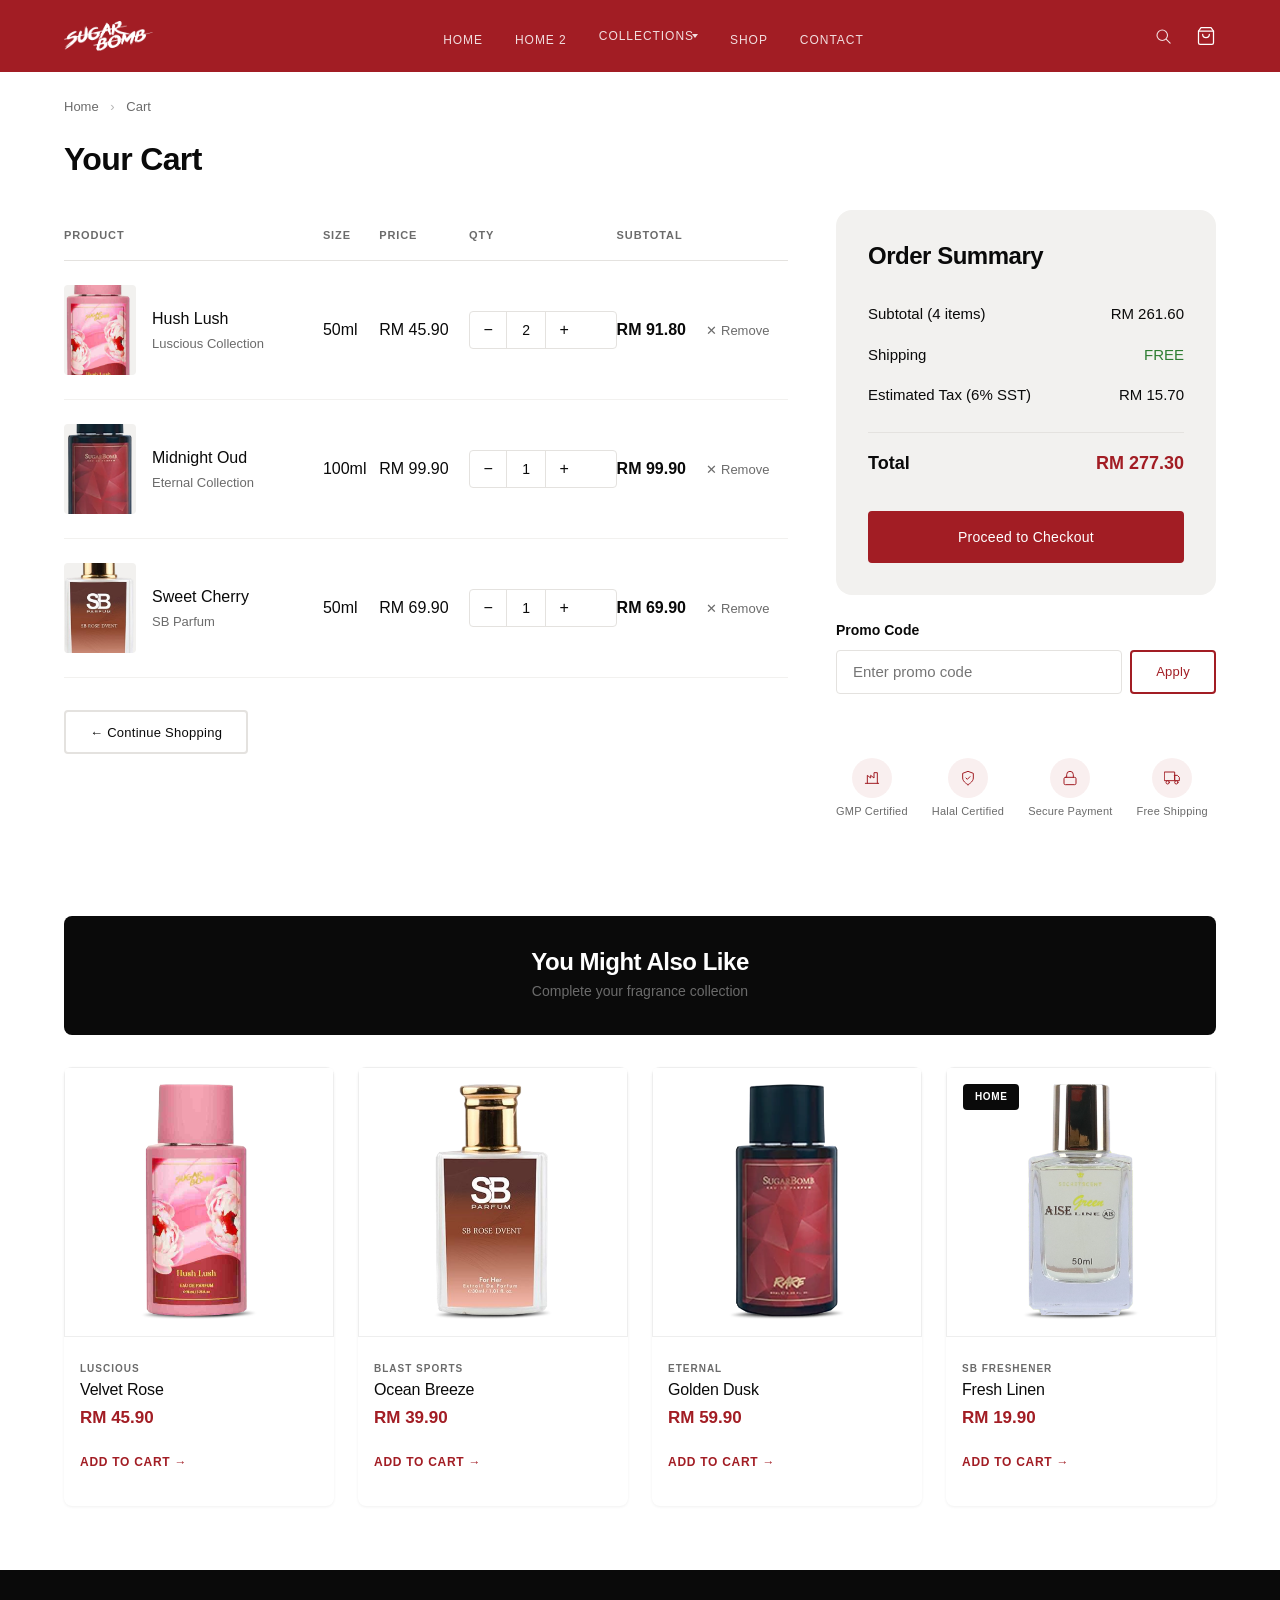
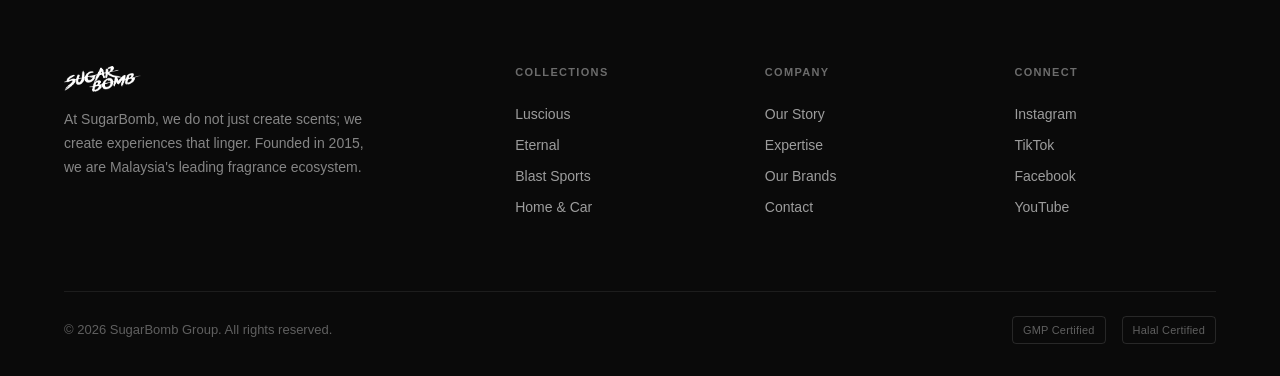
<file: cart.html>
<!DOCTYPE html>
<html lang="en">
<head>
  <meta charset="UTF-8">
  <meta name="viewport" content="width=device-width, initial-scale=1.0">
  <title>Your Cart — SugarBomb Group</title>
  <link rel="stylesheet" href="css/style.css">
  <link rel="stylesheet" href="css/collection.css">
  <link rel="icon" href="assets/logos/LOGO SUGAR BOMB RED.png" type="image/png">
</head>
<body>

  <!-- NAV -->
  <nav class="nav">
    <div class="nav__inner">
      <a href="index.html" class="nav__logo">
        <img src="assets/logos/LOGO SUGAR BOMB WHITE.png" alt="SugarBomb" class="logo-light">
        <img src="assets/logos/LOGO SUGAR BOMB RED.png" alt="SugarBomb" class="logo-dark">
      </a>
      <div class="nav__links">
        <a href="index.html" class="nav__link">Home</a>
        <a href="home2.html" class="nav__link">Home 2</a>
        <div class="nav__dropdown">
          <a href="#" class="nav__link nav__link--has-dropdown">Collections</a>
          <div class="nav__dropdown-menu">
            <a href="collection-luscious.html" class="nav__dropdown-item">Luscious</a>
            <a href="collection-eternal.html" class="nav__dropdown-item">Eternal</a>
            <a href="collection-blast.html" class="nav__dropdown-item">Blast Sports</a>
            <a href="shop.html" class="nav__dropdown-item">Shop All</a>
          </div>
        </div>
        <a href="shop.html" class="nav__link">Shop</a>
        <a href="contact.html" class="nav__link">Contact</a>
      </div>
      <div class="nav__actions">
        <span class="nav__search"><svg viewBox="0 0 24 24"><circle cx="11" cy="11" r="7"/><path d="m16.5 16.5 5 5"/></svg></span>
        <a href="cart.html" class="nav__cart"><svg viewBox="0 0 24 24"><path d="M6 2 3 6v14a2 2 0 0 0 2 2h14a2 2 0 0 0 2-2V6l-3-4Z"/><path d="M3 6h18"/><path d="M16 10a4 4 0 0 1-8 0"/></svg><span class="nav__cart-count">0</span></a>
        <div class="nav__hamburger"><span></span><span></span><span></span></div>
      </div>
    </div>
  </nav>
  <div class="nav__mobile-backdrop"></div>
  <div class="nav__mobile">
    <span class="nav__mobile-close">&times;</span>
    <a href="index.html">Home</a><a href="home2.html">Home 2</a><a href="collection-luscious.html">Luscious</a><a href="collection-eternal.html">Eternal</a>
    <a href="collection-blast.html">Blast Sports</a><a href="shop.html">Shop</a><a href="contact.html">Contact</a><a href="cart.html">Cart</a>
  </div>

  <!-- PAGE CONTENT -->
  <div style="padding-top: var(--nav-height);">
    <div class="container">

      <!-- Breadcrumb -->
      <div class="breadcrumb">
        <a href="index.html">Home</a>
        <span class="breadcrumb__separator">›</span>
        <span>Cart</span>
      </div>

      <h1 style="font-size: 2rem; margin-bottom: var(--space-xl);" id="cartTitle">Your Cart</h1>

      <div class="cart-layout" id="cartLayout">
        <!-- Cart Items -->
        <div>
          <!-- Demo items (will also be populated by JS if localStorage has items) -->
          <table class="cart-table" id="cartTable">
            <thead>
              <tr>
                <th>Product</th>
                <th>Size</th>
                <th>Price</th>
                <th>Qty</th>
                <th>Subtotal</th>
                <th></th>
              </tr>
            </thead>
            <tbody id="cartBody">
              <!-- Cart item 1 -->
              <tr>
                <td>
                  <div class="cart-item">
                    <img src="assets/collection product/luscious.png" alt="Hush Lush" class="cart-item__image">
                    <div>
                      <div class="cart-item__name">Hush Lush</div>
                      <div class="cart-item__variant">Luscious Collection</div>
                    </div>
                  </div>
                </td>
                <td>50ml</td>
                <td>RM 45.90</td>
                <td>
                  <div class="qty-control">
                    <span class="qty-control__btn qty-minus">−</span>
                    <span class="qty-control__value">2</span>
                    <span class="qty-control__btn qty-plus">+</span>
                  </div>
                </td>
                <td style="font-weight: 600;">RM 91.80</td>
                <td><span class="cart-remove">✕ Remove</span></td>
              </tr>
              <!-- Cart item 2 -->
              <tr>
                <td>
                  <div class="cart-item">
                    <img src="assets/collection product/eternal.png" alt="Midnight Oud" class="cart-item__image">
                    <div>
                      <div class="cart-item__name">Midnight Oud</div>
                      <div class="cart-item__variant">Eternal Collection</div>
                    </div>
                  </div>
                </td>
                <td>100ml</td>
                <td>RM 99.90</td>
                <td>
                  <div class="qty-control">
                    <span class="qty-control__btn qty-minus">−</span>
                    <span class="qty-control__value">1</span>
                    <span class="qty-control__btn qty-plus">+</span>
                  </div>
                </td>
                <td style="font-weight: 600;">RM 99.90</td>
                <td><span class="cart-remove">✕ Remove</span></td>
              </tr>
              <!-- Cart item 3 -->
              <tr>
                <td>
                  <div class="cart-item">
                    <img src="assets/collection product/blast.png" alt="Sweet Cherry" class="cart-item__image">
                    <div>
                      <div class="cart-item__name">Sweet Cherry</div>
                      <div class="cart-item__variant">SB Parfum</div>
                    </div>
                  </div>
                </td>
                <td>50ml</td>
                <td>RM 69.90</td>
                <td>
                  <div class="qty-control">
                    <span class="qty-control__btn qty-minus">−</span>
                    <span class="qty-control__value">1</span>
                    <span class="qty-control__btn qty-plus">+</span>
                  </div>
                </td>
                <td style="font-weight: 600;">RM 69.90</td>
                <td><span class="cart-remove">✕ Remove</span></td>
              </tr>
            </tbody>
          </table>

          <!-- Continue Shopping -->
          <div style="margin-top: var(--space-xl);">
            <a href="shop.html" class="btn btn--ghost btn--md">← Continue Shopping</a>
          </div>
        </div>

        <!-- Order Summary -->
        <div>
          <div class="order-summary">
            <h3 style="margin-bottom: var(--space-lg);">Order Summary</h3>
            <div class="order-summary__row">
              <span>Subtotal (4 items)</span>
              <span>RM 261.60</span>
            </div>
            <div class="order-summary__row">
              <span>Shipping</span>
              <span style="color: var(--color-success);">FREE</span>
            </div>
            <div class="order-summary__row">
              <span>Estimated Tax (6% SST)</span>
              <span>RM 15.70</span>
            </div>
            <div class="order-summary__row order-summary__row--total">
              <span>Total</span>
              <span style="color: var(--color-red);">RM 277.30</span>
            </div>
            <button class="btn btn--primary btn--lg btn--full" style="margin-top: var(--space-lg);" onclick="alert('Proceeding to checkout... (Mockup)')">Proceed to Checkout</button>
          </div>

          <!-- Promo Code -->
          <div style="margin-top: var(--space-lg);">
            <p class="text-sm" style="font-weight: 600; margin-bottom: var(--space-sm);">Promo Code</p>
            <div class="promo-code">
              <input type="text" placeholder="Enter promo code" class="form-input" style="height: 44px;">
              <button class="btn btn--secondary btn--md">Apply</button>
            </div>
          </div>

          <!-- Trust Badges -->
          <div class="trust-badges" style="margin-top: var(--space-xl); flex-wrap: wrap; justify-content: flex-start; gap: var(--space-lg);">
            <div class="trust-badge">
              <div class="trust-badge__icon"><svg viewBox="0 0 24 24" style="width:16px;height:16px;stroke:currentColor;fill:none;stroke-width:1.5;stroke-linecap:round;stroke-linejoin:round;"><path d="M2 20h20"/><path d="M5 20V8l5 4V8l5 4V4h5v16"/></svg></div>
              <div>GMP Certified</div>
            </div>
            <div class="trust-badge">
              <div class="trust-badge__icon"><svg viewBox="0 0 24 24" style="width:16px;height:16px;stroke:currentColor;fill:none;stroke-width:1.5;stroke-linecap:round;stroke-linejoin:round;"><path d="M12 22s8-4 8-10V5l-8-3-8 3v7c0 6 8 10 8 10Z"/><path d="m9 12 2 2 4-4"/></svg></div>
              <div>Halal Certified</div>
            </div>
            <div class="trust-badge">
              <div class="trust-badge__icon"><svg viewBox="0 0 24 24" style="width:16px;height:16px;stroke:currentColor;fill:none;stroke-width:1.5;stroke-linecap:round;stroke-linejoin:round;"><rect width="18" height="11" x="3" y="11" rx="2" ry="2"/><path d="M7 11V7a5 5 0 0 1 10 0v4"/></svg></div>
              <div>Secure Payment</div>
            </div>
            <div class="trust-badge">
              <div class="trust-badge__icon"><svg viewBox="0 0 24 24" style="width:16px;height:16px;stroke:currentColor;fill:none;stroke-width:1.5;stroke-linecap:round;stroke-linejoin:round;"><rect x="1" y="3" width="15" height="13"/><polygon points="16 8 20 8 23 11 23 16 16 16 16 8"/><circle cx="5.5" cy="18.5" r="2.5"/><circle cx="18.5" cy="18.5" r="2.5"/></svg></div>
              <div>Free Shipping</div>
            </div>
          </div>
        </div>
      </div>

      <!-- Cross-sell -->
      <div style="margin: var(--space-3xl) 0;">
        <div class="divider-band" style="margin-bottom: var(--space-xl); border-radius: var(--radius-md);">
          <h3 class="divider-band__title">You Might Also Like</h3>
          <p class="divider-band__subtitle">Complete your fragrance collection</p>
        </div>
        <div class="grid grid-4">
          <a href="product.html" class="product-card">
            <div class="product-card__image">
              <img src="assets/collection product/luscious.png" alt="Velvet Rose">
            </div>
            <div class="product-card__body">
              <p class="product-card__category">Luscious</p>
              <h3 class="product-card__name">Velvet Rose</h3>
              <p class="product-card__price">RM 45.90</p>
              <span class="product-card__cta">Add to Cart →</span>
            </div>
          </a>
          <a href="product.html" class="product-card">
            <div class="product-card__image">
              <img src="assets/collection product/blast.png" alt="Ocean Breeze">
            </div>
            <div class="product-card__body">
              <p class="product-card__category">Blast Sports</p>
              <h3 class="product-card__name">Ocean Breeze</h3>
              <p class="product-card__price">RM 39.90</p>
              <span class="product-card__cta">Add to Cart →</span>
            </div>
          </a>
          <a href="product.html" class="product-card">
            <div class="product-card__image">
              <img src="assets/collection product/eternal.png" alt="Golden Dusk">
            </div>
            <div class="product-card__body">
              <p class="product-card__category">Eternal</p>
              <h3 class="product-card__name">Golden Dusk</h3>
              <p class="product-card__price">RM 59.90</p>
              <span class="product-card__cta">Add to Cart →</span>
            </div>
          </a>
          <a href="product.html" class="product-card">
            <div class="product-card__image">
              <img src="assets/collection product/home & car.png" alt="Fresh Linen">
              <span class="product-card__badge badge--black">Home</span>
            </div>
            <div class="product-card__body">
              <p class="product-card__category">SB Freshener</p>
              <h3 class="product-card__name">Fresh Linen</h3>
              <p class="product-card__price">RM 19.90</p>
              <span class="product-card__cta">Add to Cart →</span>
            </div>
          </a>
        </div>
      </div>

    </div>
  </div>

  <!-- FOOTER -->
  <footer class="footer">
    <div class="container">
      <div class="footer__grid">
        <div>
          <div class="footer__logo"><img src="assets/logos/LOGO SUGAR BOMB WHITE.png" alt="SugarBomb"></div>
          <p class="footer__brand-text">At SugarBomb, we do not just create scents; we create experiences that linger. Founded in 2015, we are Malaysia's leading fragrance ecosystem.</p>
        </div>
        <div>
          <h4 class="footer__heading">Collections</h4>
          <a href="shop.html" class="footer__link">Luscious</a><a href="shop.html" class="footer__link">Eternal</a>
          <a href="shop.html" class="footer__link">Blast Sports</a><a href="shop.html" class="footer__link">Home &amp; Car</a>
        </div>
        <div>
          <h4 class="footer__heading">Company</h4>
          <a href="about.html" class="footer__link">Our Story</a><a href="expertise.html" class="footer__link">Expertise</a>
          <a href="brands.html" class="footer__link">Our Brands</a><a href="contact.html" class="footer__link">Contact</a>
        </div>
        <div>
          <h4 class="footer__heading">Connect</h4>
          <a href="#" class="footer__link">Instagram</a><a href="#" class="footer__link">TikTok</a>
          <a href="#" class="footer__link">Facebook</a><a href="#" class="footer__link">YouTube</a>
        </div>
      </div>
      <div class="footer__bottom">
        <p>&copy; 2026 SugarBomb Group. All rights reserved.</p>
        <div class="footer__certs"><span class="footer__cert">GMP Certified</span><span class="footer__cert">Halal Certified</span></div>
      </div>
    </div>
  </footer>

  <script src="js/main.js"></script>
  <script>
    // Remove item handlers
    document.querySelectorAll('.cart-remove').forEach(btn => {
      btn.addEventListener('click', function() {
        const row = this.closest('tr');
        row.style.opacity = '0';
        row.style.transition = 'opacity 0.3s ease';
        setTimeout(() => row.remove(), 300);
      });
    });
  </script>
</body>
</html>
</file>
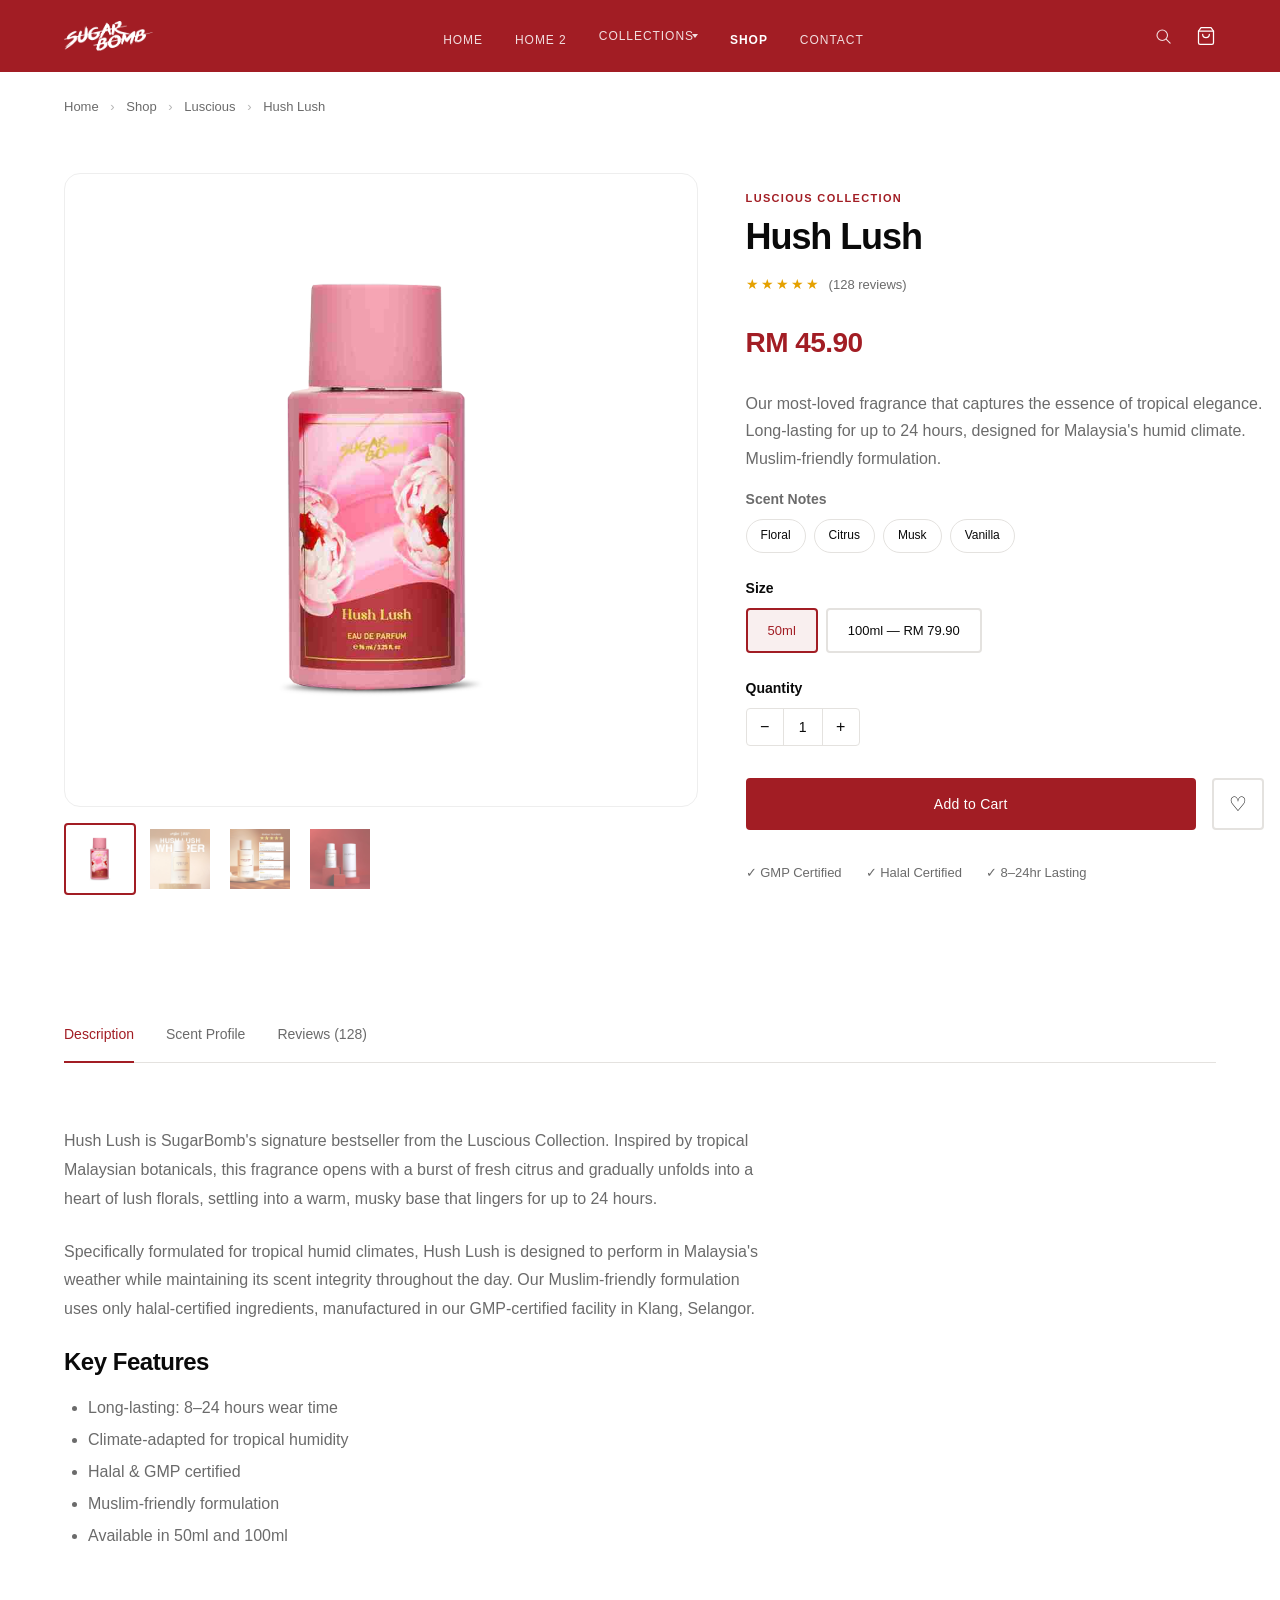
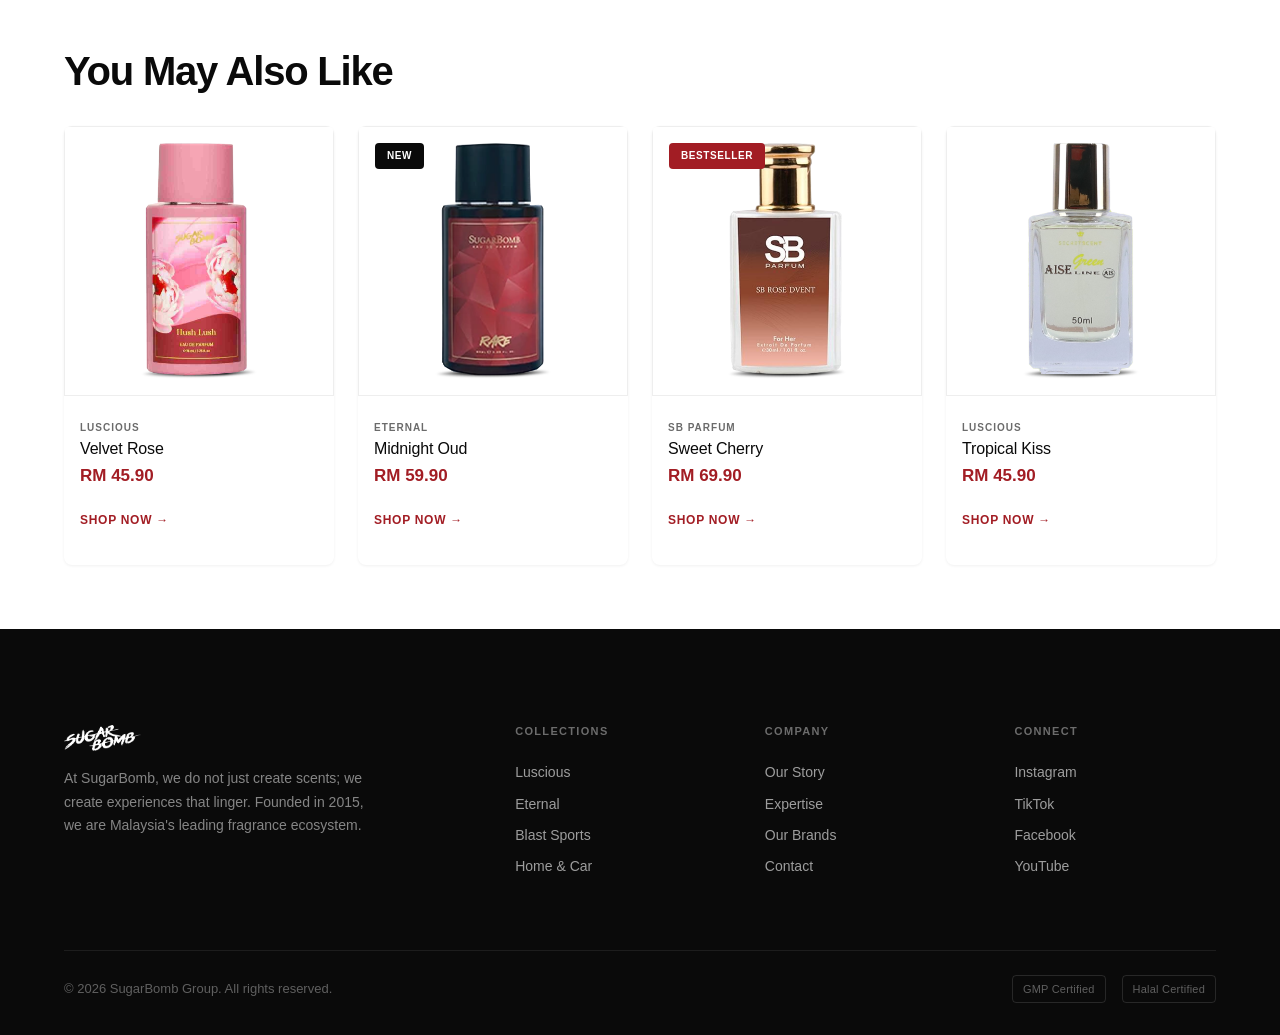
<file: product.html>
<!DOCTYPE html>
<html lang="en">
<head>
  <meta charset="UTF-8">
  <meta name="viewport" content="width=device-width, initial-scale=1.0">
  <title>Hush Lush — SugarBomb Group</title>
  <link rel="stylesheet" href="css/style.css">
  <link rel="stylesheet" href="css/collection.css">
  <link rel="icon" href="assets/logos/LOGO SUGAR BOMB RED.png" type="image/png">
</head>
<body>

  <!-- NAV -->
  <nav class="nav">
    <div class="nav__inner">
      <a href="index.html" class="nav__logo">
        <img src="assets/logos/LOGO SUGAR BOMB WHITE.png" alt="SugarBomb" class="logo-light">
        <img src="assets/logos/LOGO SUGAR BOMB RED.png" alt="SugarBomb" class="logo-dark">
      </a>
      <div class="nav__links">
        <a href="index.html" class="nav__link">Home</a>
        <a href="home2.html" class="nav__link">Home 2</a>
        <div class="nav__dropdown">
          <a href="#" class="nav__link nav__link--has-dropdown">Collections</a>
          <div class="nav__dropdown-menu">
            <a href="collection-luscious.html" class="nav__dropdown-item">Luscious</a>
            <a href="collection-eternal.html" class="nav__dropdown-item">Eternal</a>
            <a href="collection-blast.html" class="nav__dropdown-item">Blast Sports</a>
            <a href="shop.html" class="nav__dropdown-item">Shop All</a>
          </div>
        </div>
        <a href="shop.html" class="nav__link active">Shop</a>
        <a href="contact.html" class="nav__link">Contact</a>
      </div>
      <div class="nav__actions">
        <span class="nav__search"><svg viewBox="0 0 24 24"><circle cx="11" cy="11" r="7"/><path d="m16.5 16.5 5 5"/></svg></span>
        <a href="cart.html" class="nav__cart"><svg viewBox="0 0 24 24"><path d="M6 2 3 6v14a2 2 0 0 0 2 2h14a2 2 0 0 0 2-2V6l-3-4Z"/><path d="M3 6h18"/><path d="M16 10a4 4 0 0 1-8 0"/></svg><span class="nav__cart-count">0</span></a>
        <div class="nav__hamburger"><span></span><span></span><span></span></div>
      </div>
    </div>
  </nav>
  <div class="nav__mobile-backdrop"></div>
  <div class="nav__mobile">
    <span class="nav__mobile-close">&times;</span>
    <a href="index.html">Home</a><a href="home2.html">Home 2</a><a href="collection-luscious.html">Luscious</a><a href="collection-eternal.html">Eternal</a>
    <a href="collection-blast.html">Blast Sports</a><a href="shop.html">Shop</a><a href="contact.html">Contact</a><a href="cart.html">Cart</a>
  </div>

  <!-- PAGE CONTENT -->
  <div style="padding-top: var(--nav-height);">
    <div class="container">

      <!-- Breadcrumb -->
      <div class="breadcrumb">
        <a href="index.html">Home</a>
        <span class="breadcrumb__separator">›</span>
        <a href="shop.html">Shop</a>
        <span class="breadcrumb__separator">›</span>
        <a href="shop.html">Luscious</a>
        <span class="breadcrumb__separator">›</span>
        <span>Hush Lush</span>
      </div>

      <!-- PDP Layout -->
      <div class="pdp">
        <!-- Gallery -->
        <div class="pdp__gallery">
          <div class="pdp__main-image">
            <img src="assets/hush lush/Hush Lush product/HL 1.png" alt="Hush Lush — Main" id="mainProductImage">
          </div>
          <div class="pdp__thumbs">
            <div class="pdp__thumb active">
              <img src="assets/hush lush/Hush Lush product/HL 1.png" alt="View 1" data-full="assets/hush lush/Hush Lush product/HL 1.png">
            </div>
            <div class="pdp__thumb">
              <img src="assets/hush lush/Hush Lush product/HL 2.png" alt="View 2" data-full="assets/hush lush/Hush Lush product/HL 2.png">
            </div>
            <div class="pdp__thumb">
              <img src="assets/hush lush/Hush Lush product/HL 3.png" alt="View 3" data-full="assets/hush lush/Hush Lush product/HL 3.png">
            </div>
            <div class="pdp__thumb">
              <img src="assets/hush lush/Hush Lush product/HL 4.png" alt="View 4" data-full="assets/hush lush/Hush Lush product/HL 4.png">
            </div>
          </div>
        </div>

        <!-- Info -->
        <div class="pdp__info">
          <p class="pdp__collection">Luscious Collection</p>
          <h1 class="pdp__name">Hush Lush</h1>

          <div class="pdp__rating">
            <span class="pdp__stars">★★★★★</span>
            <span class="pdp__review-count">(128 reviews)</span>
          </div>

          <p class="pdp__price">RM 45.90</p>

          <p class="text-muted" style="margin-bottom: var(--space-md); line-height: 1.7;">
            Our most-loved fragrance that captures the essence of tropical elegance. Long-lasting for up to 24 hours, designed for Malaysia's humid climate. Muslim-friendly formulation.
          </p>

          <!-- Scent Notes -->
          <p class="text-sm text-muted" style="margin-bottom: var(--space-sm); font-weight: 600;">Scent Notes</p>
          <div class="pdp__notes">
            <span class="pdp__note-tag">Floral</span>
            <span class="pdp__note-tag">Citrus</span>
            <span class="pdp__note-tag">Musk</span>
            <span class="pdp__note-tag">Vanilla</span>
          </div>

          <!-- Size -->
          <div class="pdp__sizes">
            <p class="text-sm" style="font-weight: 600;">Size</p>
            <div class="pdp__size-options">
              <span class="pdp__size-btn active" onclick="selectSize(this)">50ml</span>
              <span class="pdp__size-btn" onclick="selectSize(this)">100ml — RM 79.90</span>
            </div>
          </div>

          <!-- Quantity -->
          <div style="margin-bottom: var(--space-md);">
            <p class="text-sm" style="font-weight: 600; margin-bottom: var(--space-sm);">Quantity</p>
            <div class="qty-control" style="display: inline-flex;">
              <span class="qty-control__btn qty-minus">−</span>
              <span class="qty-control__value">1</span>
              <span class="qty-control__btn qty-plus">+</span>
            </div>
          </div>

          <!-- Actions -->
          <div class="pdp__actions">
            <button class="btn btn--primary btn--lg" style="flex: 1;" onclick="addProductToCart()">Add to Cart</button>
            <span class="pdp__wishlist">♡</span>
          </div>

          <!-- Trust -->
          <div style="margin-top: var(--space-xl); display: flex; gap: var(--space-lg); font-size: 0.8125rem; color: var(--color-text-muted);">
            <span>✓ GMP Certified</span>
            <span>✓ Halal Certified</span>
            <span>✓ 8–24hr Lasting</span>
          </div>
        </div>
      </div>

      <!-- Tabs -->
      <div style="margin-top: var(--space-2xl); margin-bottom: var(--space-3xl);">
        <div class="tabs" data-tabs>
          <span class="tab active" data-tab="description">Description</span>
          <span class="tab" data-tab="scent">Scent Profile</span>
          <span class="tab" data-tab="reviews">Reviews (128)</span>
        </div>

        <!-- Description -->
        <div class="tab-content active" data-tab-content="description">
          <div style="max-width: 700px; padding: var(--space-xl) 0;">
            <p style="line-height: 1.8; color: var(--color-text-muted); margin-bottom: var(--space-lg);">
              Hush Lush is SugarBomb's signature bestseller from the Luscious Collection. Inspired by tropical Malaysian botanicals, this fragrance opens with a burst of fresh citrus and gradually unfolds into a heart of lush florals, settling into a warm, musky base that lingers for up to 24 hours.
            </p>
            <p style="line-height: 1.8; color: var(--color-text-muted); margin-bottom: var(--space-lg);">
              Specifically formulated for tropical humid climates, Hush Lush is designed to perform in Malaysia's weather while maintaining its scent integrity throughout the day. Our Muslim-friendly formulation uses only halal-certified ingredients, manufactured in our GMP-certified facility in Klang, Selangor.
            </p>
            <h3 style="margin-bottom: var(--space-md);">Key Features</h3>
            <ul style="line-height: 2; color: var(--color-text-muted); padding-left: var(--space-lg); list-style: disc;">
              <li>Long-lasting: 8–24 hours wear time</li>
              <li>Climate-adapted for tropical humidity</li>
              <li>Halal & GMP certified</li>
              <li>Muslim-friendly formulation</li>
              <li>Available in 50ml and 100ml</li>
            </ul>
          </div>
        </div>

        <!-- Scent Profile -->
        <div class="tab-content" data-tab-content="scent">
          <div style="padding: var(--space-xl) 0;">
            <div class="scent-profile">
              <div class="scent-profile__tier">
                <div class="scent-profile__tier-name">Top Notes</div>
                <p class="scent-profile__note">Bergamot</p>
                <p class="scent-profile__note">Lemon Zest</p>
                <p class="scent-profile__note">Pink Pepper</p>
              </div>
              <div class="scent-profile__tier">
                <div class="scent-profile__tier-name">Heart Notes</div>
                <p class="scent-profile__note">Jasmine</p>
                <p class="scent-profile__note">Rose</p>
                <p class="scent-profile__note">Ylang-Ylang</p>
              </div>
              <div class="scent-profile__tier">
                <div class="scent-profile__tier-name">Base Notes</div>
                <p class="scent-profile__note">White Musk</p>
                <p class="scent-profile__note">Vanilla</p>
                <p class="scent-profile__note">Sandalwood</p>
              </div>
            </div>
          </div>
        </div>

        <!-- Reviews -->
        <div class="tab-content" data-tab-content="reviews">
          <div style="padding: var(--space-xl) 0;">

            <!-- Rating Summary -->
            <div class="grid grid-2" style="max-width: 700px; margin-bottom: var(--space-xl); gap: var(--space-2xl);">
              <div class="text-center">
                <div style="font-size: 3.5rem; font-weight: 700; color: var(--color-red);">4.8</div>
                <div class="pdp__stars" style="font-size: 1.25rem; margin-bottom: var(--space-xs);">★★★★★</div>
                <p class="text-sm text-muted">Based on 128 reviews</p>
              </div>
              <div class="rating-bars">
                <div class="rating-bar">
                  <span class="rating-bar__label">5 ★</span>
                  <div class="rating-bar__track"><div class="rating-bar__fill" style="width: 82%;"></div></div>
                  <span class="rating-bar__count">105</span>
                </div>
                <div class="rating-bar">
                  <span class="rating-bar__label">4 ★</span>
                  <div class="rating-bar__track"><div class="rating-bar__fill" style="width: 12%;"></div></div>
                  <span class="rating-bar__count">15</span>
                </div>
                <div class="rating-bar">
                  <span class="rating-bar__label">3 ★</span>
                  <div class="rating-bar__track"><div class="rating-bar__fill" style="width: 4%;"></div></div>
                  <span class="rating-bar__count">5</span>
                </div>
                <div class="rating-bar">
                  <span class="rating-bar__label">2 ★</span>
                  <div class="rating-bar__track"><div class="rating-bar__fill" style="width: 1.5%;"></div></div>
                  <span class="rating-bar__count">2</span>
                </div>
                <div class="rating-bar">
                  <span class="rating-bar__label">1 ★</span>
                  <div class="rating-bar__track"><div class="rating-bar__fill" style="width: 0.8%;"></div></div>
                  <span class="rating-bar__count">1</span>
                </div>
              </div>
            </div>

            <!-- Individual Reviews -->
            <div class="review">
              <div class="review__header">
                <div class="review__avatar">A</div>
                <div>
                  <div class="review__author">Aisyah M.</div>
                  <div class="review__date">March 15, 2026</div>
                </div>
              </div>
              <div class="review__stars">★★★★★</div>
              <p class="review__text">My absolute favourite! The scent lasts from morning until I come back from work. Perfect for our Malaysian weather. I've been repurchasing this for 2 years now.</p>
            </div>

            <div class="review">
              <div class="review__header">
                <div class="review__avatar">N</div>
                <div>
                  <div class="review__author">Nurul H.</div>
                  <div class="review__date">February 28, 2026</div>
                </div>
              </div>
              <div class="review__stars">★★★★★</div>
              <p class="review__text">Smells like designer perfume but at such an affordable price! Everyone at my office keeps asking what perfume I'm wearing. Love the floral scent.</p>
            </div>

            <div class="review">
              <div class="review__header">
                <div class="review__avatar">R</div>
                <div>
                  <div class="review__author">Razif K.</div>
                  <div class="review__date">February 10, 2026</div>
                </div>
              </div>
              <div class="review__stars">★★★★☆</div>
              <p class="review__text">Bought this for my wife and she loves it. Great packaging too. Only giving 4 stars because I wish the 100ml was a bit cheaper, but quality is excellent.</p>
            </div>

          </div>
        </div>
      </div>

      <!-- Related Products -->
      <div style="margin-bottom: var(--space-3xl);">
        <h2 class="display-heading" style="margin-bottom: var(--space-xl);">You May Also Like</h2>
        <div class="grid grid-4">
          <a href="product.html" class="product-card">
            <div class="product-card__image">
              <img src="assets/collection product/luscious.png" alt="Velvet Rose">
            </div>
            <div class="product-card__body">
              <p class="product-card__category">Luscious</p>
              <h3 class="product-card__name">Velvet Rose</h3>
              <p class="product-card__price">RM 45.90</p>
              <span class="product-card__cta">Shop Now →</span>
            </div>
          </a>
          <a href="product.html" class="product-card">
            <div class="product-card__image">
              <img src="assets/collection product/eternal.png" alt="Midnight Oud">
              <span class="product-card__badge badge--black">New</span>
            </div>
            <div class="product-card__body">
              <p class="product-card__category">Eternal</p>
              <h3 class="product-card__name">Midnight Oud</h3>
              <p class="product-card__price">RM 59.90</p>
              <span class="product-card__cta">Shop Now →</span>
            </div>
          </a>
          <a href="product.html" class="product-card">
            <div class="product-card__image">
              <img src="assets/collection product/blast.png" alt="Sweet Cherry">
              <span class="product-card__badge">Bestseller</span>
            </div>
            <div class="product-card__body">
              <p class="product-card__category">SB Parfum</p>
              <h3 class="product-card__name">Sweet Cherry</h3>
              <p class="product-card__price">RM 69.90</p>
              <span class="product-card__cta">Shop Now →</span>
            </div>
          </a>
          <a href="product.html" class="product-card">
            <div class="product-card__image">
              <img src="assets/collection product/home & car.png" alt="Tropical Kiss">
            </div>
            <div class="product-card__body">
              <p class="product-card__category">Luscious</p>
              <h3 class="product-card__name">Tropical Kiss</h3>
              <p class="product-card__price">RM 45.90</p>
              <span class="product-card__cta">Shop Now →</span>
            </div>
          </a>
        </div>
      </div>

    </div>
  </div>

  <!-- FOOTER -->
  <footer class="footer">
    <div class="container">
      <div class="footer__grid">
        <div>
          <div class="footer__logo"><img src="assets/logos/LOGO SUGAR BOMB WHITE.png" alt="SugarBomb"></div>
          <p class="footer__brand-text">At SugarBomb, we do not just create scents; we create experiences that linger. Founded in 2015, we are Malaysia's leading fragrance ecosystem.</p>
        </div>
        <div>
          <h4 class="footer__heading">Collections</h4>
          <a href="shop.html" class="footer__link">Luscious</a><a href="shop.html" class="footer__link">Eternal</a>
          <a href="shop.html" class="footer__link">Blast Sports</a><a href="shop.html" class="footer__link">Home &amp; Car</a>
        </div>
        <div>
          <h4 class="footer__heading">Company</h4>
          <a href="about.html" class="footer__link">Our Story</a><a href="expertise.html" class="footer__link">Expertise</a>
          <a href="brands.html" class="footer__link">Our Brands</a><a href="contact.html" class="footer__link">Contact</a>
        </div>
        <div>
          <h4 class="footer__heading">Connect</h4>
          <a href="#" class="footer__link">Instagram</a><a href="#" class="footer__link">TikTok</a>
          <a href="#" class="footer__link">Facebook</a><a href="#" class="footer__link">YouTube</a>
        </div>
      </div>
      <div class="footer__bottom">
        <p>&copy; 2026 SugarBomb Group. All rights reserved.</p>
        <div class="footer__certs"><span class="footer__cert">GMP Certified</span><span class="footer__cert">Halal Certified</span></div>
      </div>
    </div>
  </footer>

  <script src="js/main.js"></script>
  <script>
    function selectSize(el) {
      document.querySelectorAll('.pdp__size-btn').forEach(b => b.classList.remove('active'));
      el.classList.add('active');
    }

    function addProductToCart() {
      const qty = parseInt(document.querySelector('.qty-control__value').textContent);
      const size = document.querySelector('.pdp__size-btn.active').textContent.trim();
      addToCart({
        id: 'hush-lush',
        name: 'Hush Lush',
        collection: 'Luscious Collection',
        size: size.includes('100') ? '100ml' : '50ml',
        price: size.includes('100') ? 79.90 : 45.90,
        image: 'assets/visuals/SB VISUAL 2.png'
      });
      // Add qty-1 more times
      const cart = getCart();
      const item = cart.find(i => i.id === 'hush-lush' && i.size === (size.includes('100') ? '100ml' : '50ml'));
      if (item && qty > 1) {
        item.qty = qty;
        saveCart(cart);
      }
      alert('Added to cart! (' + qty + ' × ' + (size.includes('100') ? '100ml' : '50ml') + ')');
    }
  </script>
</body>
</html>
</file>
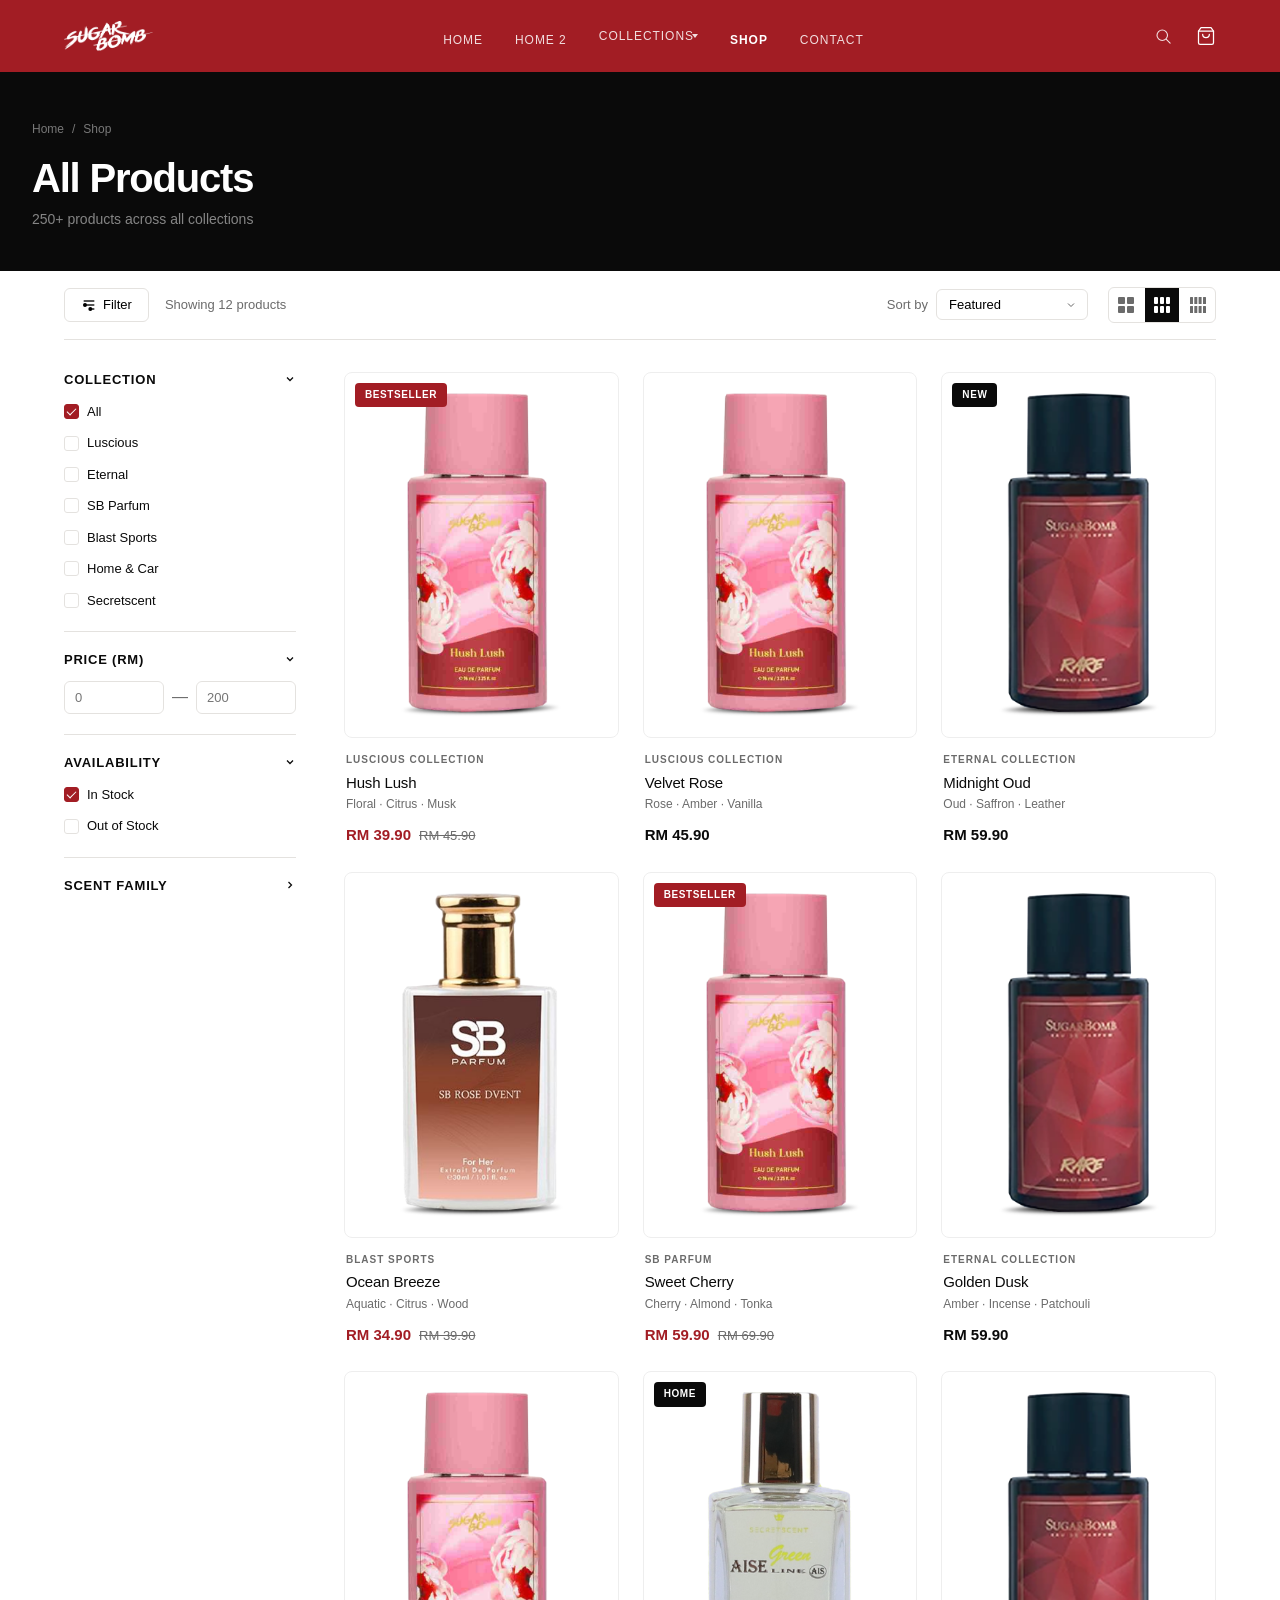
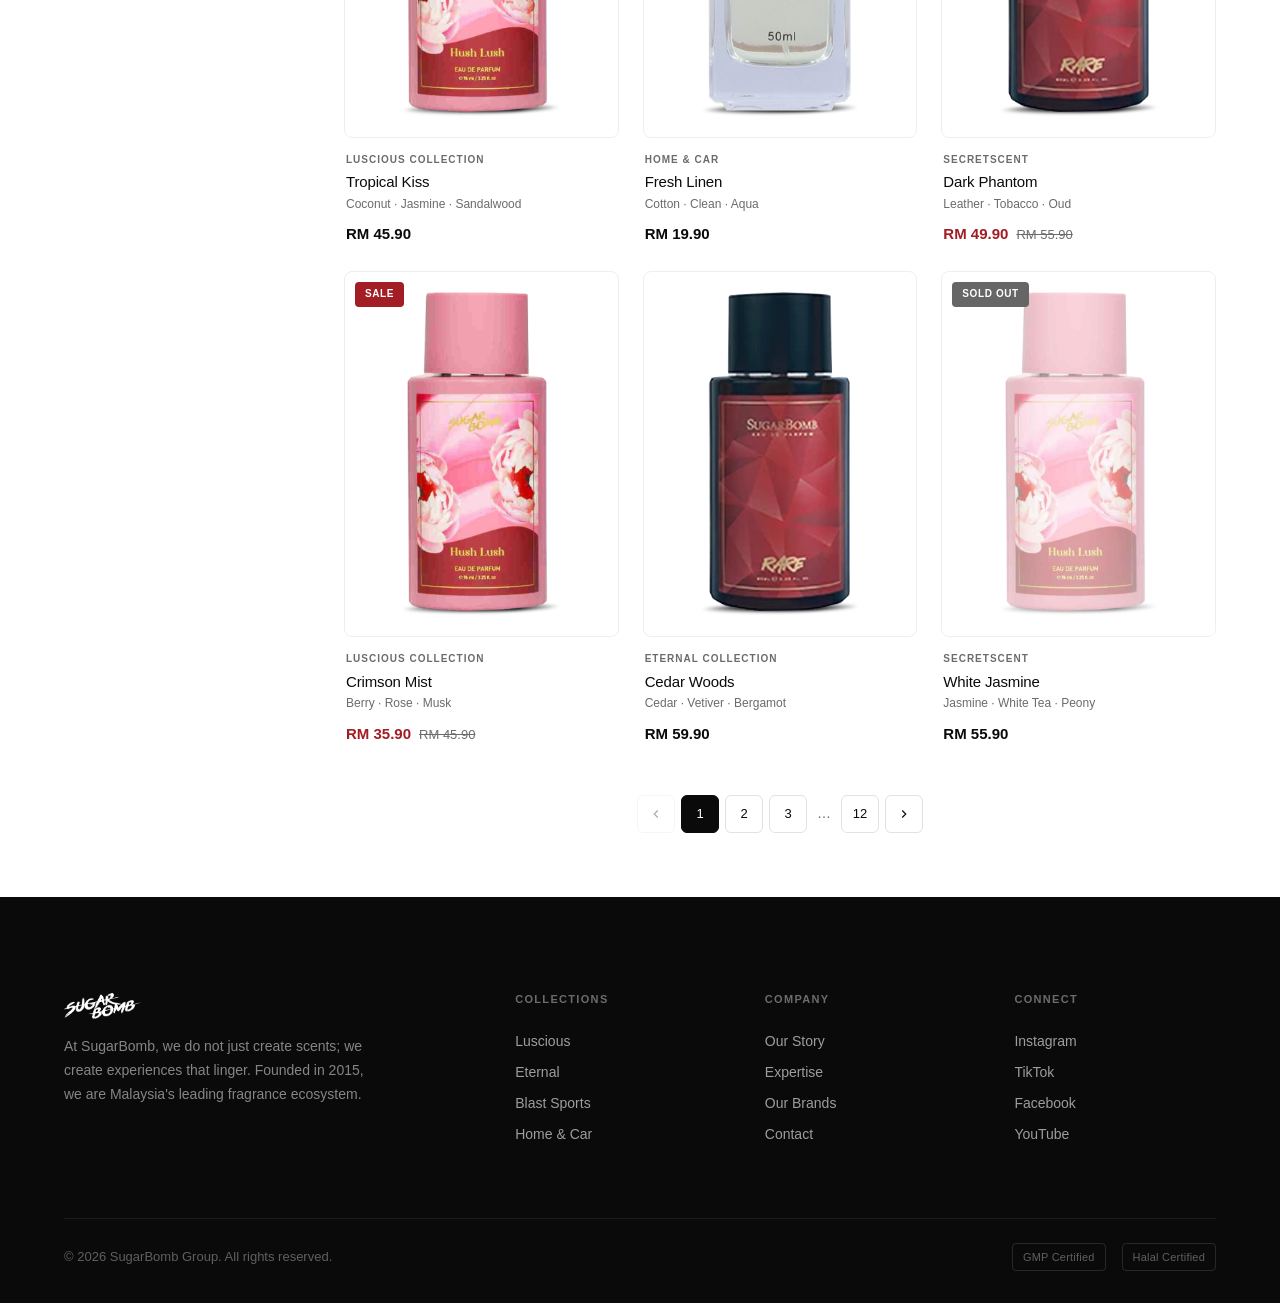
<file: shop.html>
<!DOCTYPE html>
<html lang="en">
<head>
  <meta charset="UTF-8">
  <meta name="viewport" content="width=device-width, initial-scale=1.0">
  <title>Shop All Products — SugarBomb Group</title>
  <link rel="stylesheet" href="css/style.css">
  <link rel="stylesheet" href="css/collection.css">
  <link rel="icon" href="assets/logos/LOGO SUGAR BOMB RED.png" type="image/png">
</head>
<body>

  <!-- NAV -->
  <nav class="nav">
    <div class="nav__inner">
      <a href="index.html" class="nav__logo">
        <img src="assets/logos/LOGO SUGAR BOMB WHITE.png" alt="SugarBomb" class="logo-light">
        <img src="assets/logos/LOGO SUGAR BOMB RED.png" alt="SugarBomb" class="logo-dark">
      </a>
      <div class="nav__links">
        <a href="index.html" class="nav__link">Home</a>
        <a href="home2.html" class="nav__link">Home 2</a>
        <div class="nav__dropdown">
          <a href="#" class="nav__link nav__link--has-dropdown">Collections</a>
          <div class="nav__dropdown-menu">
            <a href="collection-luscious.html" class="nav__dropdown-item">Luscious</a>
            <a href="collection-eternal.html" class="nav__dropdown-item">Eternal</a>
            <a href="collection-blast.html" class="nav__dropdown-item">Blast Sports</a>
            <a href="shop.html" class="nav__dropdown-item">Shop All</a>
          </div>
        </div>
        <a href="shop.html" class="nav__link active">Shop</a>
        <a href="contact.html" class="nav__link">Contact</a>
      </div>
      <div class="nav__actions">
        <span class="nav__search"><svg viewBox="0 0 24 24"><circle cx="11" cy="11" r="7"/><path d="m16.5 16.5 5 5"/></svg></span>
        <a href="cart.html" class="nav__cart"><svg viewBox="0 0 24 24"><path d="M6 2 3 6v14a2 2 0 0 0 2 2h14a2 2 0 0 0 2-2V6l-3-4Z"/><path d="M3 6h18"/><path d="M16 10a4 4 0 0 1-8 0"/></svg><span class="nav__cart-count">0</span></a>
        <div class="nav__hamburger"><span></span><span></span><span></span></div>
      </div>
    </div>
  </nav>
  <div class="nav__mobile-backdrop"></div>
  <div class="nav__mobile">
    <span class="nav__mobile-close">&times;</span>
    <a href="index.html">Home</a><a href="home2.html">Home 2</a><a href="collection-luscious.html">Luscious</a><a href="collection-eternal.html">Eternal</a><a href="collection-blast.html">Blast Sports</a><a href="shop.html">Shop</a><a href="contact.html">Contact</a><a href="cart.html">Cart</a>
  </div>

  <!-- COLLECTION BANNER -->
  <div class="shop-banner">
    <div class="shop-banner__inner">
      <nav class="shop-banner__crumbs">
        <a href="index.html">Home</a>
        <span>/</span>
        <span>Shop</span>
      </nav>
      <h1 class="shop-banner__title">All Products</h1>
      <p class="shop-banner__count">250+ products across all collections</p>
    </div>
  </div>

  <!-- SHOP BODY -->
  <div class="shop-body">
    <div class="container">

      <!-- Toolbar -->
      <div class="shop-toolbar">
        <div class="shop-toolbar__left">
          <button class="shop-toolbar__filter-btn" id="filterToggle">
            <svg width="16" height="16" viewBox="0 0 24 24" fill="none" stroke="currentColor" stroke-width="2"><line x1="4" y1="6" x2="20" y2="6"/><line x1="8" y1="12" x2="20" y2="12"/><line x1="12" y1="18" x2="20" y2="18"/><circle cx="6" cy="12" r="2" fill="currentColor"/><circle cx="14" cy="18" r="2" fill="currentColor"/></svg>
            Filter
          </button>
          <span class="shop-toolbar__result-count">Showing 12 products</span>
        </div>
        <div class="shop-toolbar__right">
          <div class="shop-toolbar__sort">
            <label for="shopSort">Sort by</label>
            <select id="shopSort">
              <option>Featured</option>
              <option>Price: Low to High</option>
              <option>Price: High to Low</option>
              <option>Newest</option>
              <option>Bestselling</option>
            </select>
          </div>
          <div class="shop-toolbar__views">
            <button class="shop-toolbar__view-btn" data-cols="2" title="2 columns">
              <svg width="16" height="16" viewBox="0 0 16 16"><rect x="0" y="0" width="7" height="7" rx="1"/><rect x="9" y="0" width="7" height="7" rx="1"/><rect x="0" y="9" width="7" height="7" rx="1"/><rect x="9" y="9" width="7" height="7" rx="1"/></svg>
            </button>
            <button class="shop-toolbar__view-btn active" data-cols="3" title="3 columns">
              <svg width="16" height="16" viewBox="0 0 16 16"><rect x="0" y="0" width="4" height="7" rx="1"/><rect x="6" y="0" width="4" height="7" rx="1"/><rect x="12" y="0" width="4" height="7" rx="1"/><rect x="0" y="9" width="4" height="7" rx="1"/><rect x="6" y="9" width="4" height="7" rx="1"/><rect x="12" y="9" width="4" height="7" rx="1"/></svg>
            </button>
            <button class="shop-toolbar__view-btn" data-cols="4" title="4 columns">
              <svg width="16" height="16" viewBox="0 0 16 16"><rect x="0" y="0" width="3" height="7" rx=".5"/><rect x="4.3" y="0" width="3" height="7" rx=".5"/><rect x="8.6" y="0" width="3" height="7" rx=".5"/><rect x="13" y="0" width="3" height="7" rx=".5"/><rect x="0" y="9" width="3" height="7" rx=".5"/><rect x="4.3" y="9" width="3" height="7" rx=".5"/><rect x="8.6" y="9" width="3" height="7" rx=".5"/><rect x="13" y="9" width="3" height="7" rx=".5"/></svg>
            </button>
          </div>
        </div>
      </div>

      <!-- Main layout: sidebar + grid -->
      <div class="shop-layout">

        <!-- Sidebar Filters -->
        <aside class="shop-sidebar" id="shopSidebar">
          <div class="shop-sidebar__header">
            <h3>Filters</h3>
            <button class="shop-sidebar__close" id="sidebarClose">&times;</button>
          </div>

          <!-- Collection -->
          <div class="shop-filter-group" data-open="true">
            <button class="shop-filter-group__toggle">
              Collection
              <svg width="12" height="12" viewBox="0 0 24 24" fill="none" stroke="currentColor" stroke-width="2.5"><polyline points="6 9 12 15 18 9"/></svg>
            </button>
            <div class="shop-filter-group__body">
              <label class="shop-filter-check"><input type="checkbox" checked> <span>All</span></label>
              <label class="shop-filter-check"><input type="checkbox"> <span>Luscious</span></label>
              <label class="shop-filter-check"><input type="checkbox"> <span>Eternal</span></label>
              <label class="shop-filter-check"><input type="checkbox"> <span>SB Parfum</span></label>
              <label class="shop-filter-check"><input type="checkbox"> <span>Blast Sports</span></label>
              <label class="shop-filter-check"><input type="checkbox"> <span>Home &amp; Car</span></label>
              <label class="shop-filter-check"><input type="checkbox"> <span>Secretscent</span></label>
            </div>
          </div>

          <!-- Price Range -->
          <div class="shop-filter-group" data-open="true">
            <button class="shop-filter-group__toggle">
              Price (RM)
              <svg width="12" height="12" viewBox="0 0 24 24" fill="none" stroke="currentColor" stroke-width="2.5"><polyline points="6 9 12 15 18 9"/></svg>
            </button>
            <div class="shop-filter-group__body">
              <div class="shop-filter-price">
                <input type="number" class="shop-filter-price__input" placeholder="0" min="0">
                <span class="shop-filter-price__sep">—</span>
                <input type="number" class="shop-filter-price__input" placeholder="200" min="0">
              </div>
            </div>
          </div>

          <!-- Availability -->
          <div class="shop-filter-group" data-open="true">
            <button class="shop-filter-group__toggle">
              Availability
              <svg width="12" height="12" viewBox="0 0 24 24" fill="none" stroke="currentColor" stroke-width="2.5"><polyline points="6 9 12 15 18 9"/></svg>
            </button>
            <div class="shop-filter-group__body">
              <label class="shop-filter-check"><input type="checkbox" checked> <span>In Stock</span></label>
              <label class="shop-filter-check"><input type="checkbox"> <span>Out of Stock</span></label>
            </div>
          </div>

          <!-- Scent Family -->
          <div class="shop-filter-group" data-open="false">
            <button class="shop-filter-group__toggle">
              Scent Family
              <svg width="12" height="12" viewBox="0 0 24 24" fill="none" stroke="currentColor" stroke-width="2.5"><polyline points="6 9 12 15 18 9"/></svg>
            </button>
            <div class="shop-filter-group__body">
              <label class="shop-filter-check"><input type="checkbox"> <span>Floral</span></label>
              <label class="shop-filter-check"><input type="checkbox"> <span>Woody</span></label>
              <label class="shop-filter-check"><input type="checkbox"> <span>Oriental</span></label>
              <label class="shop-filter-check"><input type="checkbox"> <span>Fresh</span></label>
              <label class="shop-filter-check"><input type="checkbox"> <span>Citrus</span></label>
            </div>
          </div>
        </aside>

        <!-- Sidebar Overlay (mobile) -->
        <div class="shop-sidebar-overlay" id="sidebarOverlay"></div>

        <!-- Product Grid -->
        <div class="shop-grid-wrap">
          <div class="shop-grid" id="shopGrid">

            <div class="sp-card" data-href="product.html">
              <div class="sp-card__img">
                <img src="assets/collection product/luscious.png" alt="Hush Lush">
                <span class="sp-card__badge">Bestseller</span>
                <div class="sp-card__actions">
                  <a href="cart.html" class="sp-card__quick sp-card__atc" onclick="event.stopPropagation()">Add to Cart</a>
                </div>
              </div>
              <div class="sp-card__info">
                <p class="sp-card__collection">Luscious Collection</p>
                <h3 class="sp-card__name">Hush Lush</h3>
                <p class="sp-card__notes">Floral · Citrus · Musk</p>
                <div class="sp-card__pricing">
                  <span class="sp-card__sale">RM 39.90</span>
                  <span class="sp-card__orig">RM 45.90</span>
                </div>
              </div>
            </div>

            <div class="sp-card" data-href="product.html">
              <div class="sp-card__img">
                <img src="assets/collection product/luscious.png" alt="Velvet Rose">
                <div class="sp-card__actions">
                  <a href="cart.html" class="sp-card__quick sp-card__atc" onclick="event.stopPropagation()">Add to Cart</a>
                </div>
              </div>
              <div class="sp-card__info">
                <p class="sp-card__collection">Luscious Collection</p>
                <h3 class="sp-card__name">Velvet Rose</h3>
                <p class="sp-card__notes">Rose · Amber · Vanilla</p>
                <div class="sp-card__pricing">
                  <span class="sp-card__price">RM 45.90</span>
                </div>
              </div>
            </div>

            <div class="sp-card" data-href="product.html">
              <div class="sp-card__img">
                <img src="assets/collection product/eternal.png" alt="Midnight Oud">
                <span class="sp-card__badge sp-card__badge--dark">New</span>
                <div class="sp-card__actions">
                  <a href="cart.html" class="sp-card__quick sp-card__atc" onclick="event.stopPropagation()">Add to Cart</a>
                </div>
              </div>
              <div class="sp-card__info">
                <p class="sp-card__collection">Eternal Collection</p>
                <h3 class="sp-card__name">Midnight Oud</h3>
                <p class="sp-card__notes">Oud · Saffron · Leather</p>
                <div class="sp-card__pricing">
                  <span class="sp-card__price">RM 59.90</span>
                </div>
              </div>
            </div>

            <div class="sp-card" data-href="product.html">
              <div class="sp-card__img">
                <img src="assets/collection product/blast.png" alt="Ocean Breeze">
                <div class="sp-card__actions">
                  <a href="cart.html" class="sp-card__quick sp-card__atc" onclick="event.stopPropagation()">Add to Cart</a>
                </div>
              </div>
              <div class="sp-card__info">
                <p class="sp-card__collection">Blast Sports</p>
                <h3 class="sp-card__name">Ocean Breeze</h3>
                <p class="sp-card__notes">Aquatic · Citrus · Wood</p>
                <div class="sp-card__pricing">
                  <span class="sp-card__sale">RM 34.90</span>
                  <span class="sp-card__orig">RM 39.90</span>
                </div>
              </div>
            </div>

            <div class="sp-card" data-href="product.html">
              <div class="sp-card__img">
                <img src="assets/collection product/luscious.png" alt="Sweet Cherry">
                <span class="sp-card__badge">Bestseller</span>
                <div class="sp-card__actions">
                  <a href="cart.html" class="sp-card__quick sp-card__atc" onclick="event.stopPropagation()">Add to Cart</a>
                </div>
              </div>
              <div class="sp-card__info">
                <p class="sp-card__collection">SB Parfum</p>
                <h3 class="sp-card__name">Sweet Cherry</h3>
                <p class="sp-card__notes">Cherry · Almond · Tonka</p>
                <div class="sp-card__pricing">
                  <span class="sp-card__sale">RM 59.90</span>
                  <span class="sp-card__orig">RM 69.90</span>
                </div>
              </div>
            </div>

            <div class="sp-card" data-href="product.html">
              <div class="sp-card__img">
                <img src="assets/collection product/eternal.png" alt="Golden Dusk">
                <div class="sp-card__actions">
                  <a href="cart.html" class="sp-card__quick sp-card__atc" onclick="event.stopPropagation()">Add to Cart</a>
                </div>
              </div>
              <div class="sp-card__info">
                <p class="sp-card__collection">Eternal Collection</p>
                <h3 class="sp-card__name">Golden Dusk</h3>
                <p class="sp-card__notes">Amber · Incense · Patchouli</p>
                <div class="sp-card__pricing">
                  <span class="sp-card__price">RM 59.90</span>
                </div>
              </div>
            </div>

            <div class="sp-card" data-href="product.html">
              <div class="sp-card__img">
                <img src="assets/collection product/luscious.png" alt="Tropical Kiss">
                <div class="sp-card__actions">
                  <a href="cart.html" class="sp-card__quick sp-card__atc" onclick="event.stopPropagation()">Add to Cart</a>
                </div>
              </div>
              <div class="sp-card__info">
                <p class="sp-card__collection">Luscious Collection</p>
                <h3 class="sp-card__name">Tropical Kiss</h3>
                <p class="sp-card__notes">Coconut · Jasmine · Sandalwood</p>
                <div class="sp-card__pricing">
                  <span class="sp-card__price">RM 45.90</span>
                </div>
              </div>
            </div>

            <div class="sp-card" data-href="product.html">
              <div class="sp-card__img">
                <img src="assets/collection product/home & car.png" alt="Fresh Linen">
                <span class="sp-card__badge sp-card__badge--dark">Home</span>
                <div class="sp-card__actions">
                  <a href="cart.html" class="sp-card__quick sp-card__atc" onclick="event.stopPropagation()">Add to Cart</a>
                </div>
              </div>
              <div class="sp-card__info">
                <p class="sp-card__collection">Home &amp; Car</p>
                <h3 class="sp-card__name">Fresh Linen</h3>
                <p class="sp-card__notes">Cotton · Clean · Aqua</p>
                <div class="sp-card__pricing">
                  <span class="sp-card__price">RM 19.90</span>
                </div>
              </div>
            </div>

            <div class="sp-card" data-href="product.html">
              <div class="sp-card__img">
                <img src="assets/collection product/eternal.png" alt="Dark Phantom">
                <div class="sp-card__actions">
                  <a href="cart.html" class="sp-card__quick sp-card__atc" onclick="event.stopPropagation()">Add to Cart</a>
                </div>
              </div>
              <div class="sp-card__info">
                <p class="sp-card__collection">Secretscent</p>
                <h3 class="sp-card__name">Dark Phantom</h3>
                <p class="sp-card__notes">Leather · Tobacco · Oud</p>
                <div class="sp-card__pricing">
                  <span class="sp-card__sale">RM 49.90</span>
                  <span class="sp-card__orig">RM 55.90</span>
                </div>
              </div>
            </div>

            <div class="sp-card" data-href="product.html">
              <div class="sp-card__img">
                <img src="assets/collection product/luscious.png" alt="Crimson Mist">
                <span class="sp-card__badge">Sale</span>
                <div class="sp-card__actions">
                  <a href="cart.html" class="sp-card__quick sp-card__atc" onclick="event.stopPropagation()">Add to Cart</a>
                </div>
              </div>
              <div class="sp-card__info">
                <p class="sp-card__collection">Luscious Collection</p>
                <h3 class="sp-card__name">Crimson Mist</h3>
                <p class="sp-card__notes">Berry · Rose · Musk</p>
                <div class="sp-card__pricing">
                  <span class="sp-card__sale">RM 35.90</span>
                  <span class="sp-card__orig">RM 45.90</span>
                </div>
              </div>
            </div>

            <div class="sp-card" data-href="product.html">
              <div class="sp-card__img">
                <img src="assets/collection product/eternal.png" alt="Cedar Woods">
                <div class="sp-card__actions">
                  <a href="cart.html" class="sp-card__quick sp-card__atc" onclick="event.stopPropagation()">Add to Cart</a>
                </div>
              </div>
              <div class="sp-card__info">
                <p class="sp-card__collection">Eternal Collection</p>
                <h3 class="sp-card__name">Cedar Woods</h3>
                <p class="sp-card__notes">Cedar · Vetiver · Bergamot</p>
                <div class="sp-card__pricing">
                  <span class="sp-card__price">RM 59.90</span>
                </div>
              </div>
            </div>

            <div class="sp-card sp-card--soldout" data-href="product.html">
              <div class="sp-card__img">
                <img src="assets/collection product/luscious.png" alt="White Jasmine">
                <span class="sp-card__badge sp-card__badge--soldout">Sold Out</span>
                <div class="sp-card__actions">
                  <a href="cart.html" class="sp-card__quick sp-card__atc" onclick="event.stopPropagation()">Add to Cart</a>
                </div>
              </div>
              <div class="sp-card__info">
                <p class="sp-card__collection">Secretscent</p>
                <h3 class="sp-card__name">White Jasmine</h3>
                <p class="sp-card__notes">Jasmine · White Tea · Peony</p>
                <div class="sp-card__pricing">
                  <span class="sp-card__price">RM 55.90</span>
                </div>
              </div>
            </div>

          </div>

          <!-- Pagination -->
          <div class="shop-pagination">
            <button class="shop-pagination__btn shop-pagination__btn--prev" disabled>
              <svg width="14" height="14" viewBox="0 0 24 24" fill="none" stroke="currentColor" stroke-width="2"><polyline points="15 18 9 12 15 6"/></svg>
            </button>
            <span class="shop-pagination__btn shop-pagination__btn--active">1</span>
            <span class="shop-pagination__btn">2</span>
            <span class="shop-pagination__btn">3</span>
            <span class="shop-pagination__dots">…</span>
            <span class="shop-pagination__btn">12</span>
            <button class="shop-pagination__btn shop-pagination__btn--next">
              <svg width="14" height="14" viewBox="0 0 24 24" fill="none" stroke="currentColor" stroke-width="2"><polyline points="9 18 15 12 9 6"/></svg>
            </button>
          </div>

        </div>
      </div>

    </div>
  </div>

  <!-- FOOTER -->
  <footer class="footer">
    <div class="container">
      <div class="footer__grid">
        <div>
          <div class="footer__logo"><img src="assets/logos/LOGO SUGAR BOMB WHITE.png" alt="SugarBomb"></div>
          <p class="footer__brand-text">At SugarBomb, we do not just create scents; we create experiences that linger. Founded in 2015, we are Malaysia's leading fragrance ecosystem.</p>
        </div>
        <div>
          <h4 class="footer__heading">Collections</h4>
          <a href="shop.html" class="footer__link">Luscious</a><a href="shop.html" class="footer__link">Eternal</a>
          <a href="shop.html" class="footer__link">Blast Sports</a><a href="shop.html" class="footer__link">Home &amp; Car</a>
        </div>
        <div>
          <h4 class="footer__heading">Company</h4>
          <a href="about.html" class="footer__link">Our Story</a><a href="expertise.html" class="footer__link">Expertise</a>
          <a href="brands.html" class="footer__link">Our Brands</a><a href="contact.html" class="footer__link">Contact</a>
        </div>
        <div>
          <h4 class="footer__heading">Connect</h4>
          <a href="#" class="footer__link">Instagram</a><a href="#" class="footer__link">TikTok</a>
          <a href="#" class="footer__link">Facebook</a><a href="#" class="footer__link">YouTube</a>
        </div>
      </div>
      <div class="footer__bottom">
        <p>&copy; 2026 SugarBomb Group. All rights reserved.</p>
        <div class="footer__certs"><span class="footer__cert">GMP Certified</span><span class="footer__cert">Halal Certified</span></div>
      </div>
    </div>
  </footer>

  <script src="js/main.js"></script>
</body>
</html>
</file>
<file: css/style.css>
/* ============================================================
   SUGARBOMB GROUP — Master Stylesheet
   Design System + Components + Page Layouts
   ============================================================ */

@import url('https://api.fontshare.com/v2/css?f[]=satoshi@300,400,500,700,900&display=swap');

/* ============================================================
   1. DESIGN TOKENS
   ============================================================ */
:root {
  --color-red: #a21d24;
  --color-black: #0a0a0a;
  --color-white: #ffffff;
  --color-cream: #faf9f7;
  --color-gray-light: #f2f1ef;
  --color-maroon: #832325;
  --color-red-hover: #832325;
  --color-red-light: rgba(162, 29, 36, 0.07);
  --color-overlay: rgba(0, 0, 0, 0.6);
  --color-red-overlay: rgba(162, 29, 36, 0.7);
  --color-shadow: rgba(0, 0, 0, 0.06);
  --color-shadow-lg: rgba(0, 0, 0, 0.12);
  --color-success: #2e7d32;
  --color-error: #d4443b;
  --color-text-muted: #6b6b6b;
  --color-border: #e4e2df;

  --font-display: "Satoshi", "Helvetica Neue", Arial, sans-serif;
  --font-body: "Satoshi", "Helvetica Neue", Arial, sans-serif;

  --fw-light: 300;
  --fw-regular: 400;
  --fw-medium: 500;
  --fw-bold: 700;
  --fw-black: 900;

  --space-xs: 4px;
  --space-sm: 8px;
  --space-md: 16px;
  --space-lg: 24px;
  --space-xl: 32px;
  --space-2xl: 48px;
  --space-3xl: 64px;
  --space-4xl: 96px;

  --max-width: 1280px;
  --nav-height: 72px;

  --radius-sm: 4px;
  --radius-md: 8px;
  --radius-lg: 16px;
  --radius-pill: 999px;

  --ease-out: cubic-bezier(0.16, 1, 0.3, 1);
  --ease-in-out: cubic-bezier(0.65, 0, 0.35, 1);
  --ease-spring: cubic-bezier(0.34, 1.56, 0.64, 1);
  --transition-fast: 180ms var(--ease-out);
  --transition-base: 400ms var(--ease-out);
  --transition-slow: 600ms var(--ease-out);
}

/* ============================================================
   2. RESET & BASE
   ============================================================ */
*, *::before, *::after {
  margin: 0;
  padding: 0;
  box-sizing: border-box;
}

html {
  scroll-behavior: smooth;
  font-size: 16px;
  -webkit-font-smoothing: antialiased;
  -moz-osx-font-smoothing: grayscale;
}

body {
  font-family: var(--font-body);
  font-weight: var(--fw-regular);
  line-height: 1.65;
  color: var(--color-black);
  background: var(--color-white);
  overflow-x: hidden;
  opacity: 0;
  transition: opacity 500ms ease;
}

body.page-loaded {
  opacity: 1;
}

body.nav-open {
  overflow: hidden;
}

/* Scrollbar */
::-webkit-scrollbar { width: 6px; }
::-webkit-scrollbar-track { background: var(--color-gray-light); }
::-webkit-scrollbar-thumb { background: var(--color-red); border-radius: 3px; }
::-webkit-scrollbar-thumb:hover { background: var(--color-maroon); }

img {
  max-width: 100%;
  height: auto;
  display: block;
}

a {
  color: inherit;
  text-decoration: none;
}

ul, ol { list-style: none; }

button, input, select, textarea {
  font-family: inherit;
  font-size: inherit;
  border: none;
  outline: none;
  background: none;
}

button { cursor: pointer; }

::selection {
  background: var(--color-red);
  color: var(--color-white);
}

/* ============================================================
   3. TYPOGRAPHY
   ============================================================ */
h1, h2, h3, h4, h5, h6 {
  font-family: var(--font-display);
  font-weight: var(--fw-bold);
  line-height: 1.15;
  letter-spacing: -0.02em;
}

.display-heading {
  font-family: var(--font-display);
  font-weight: var(--fw-black);
  letter-spacing: -0.03em;
}

h1, .h1 { font-size: 3.5rem; font-weight: var(--fw-black); }
h2, .h2 { font-size: 2.5rem; font-weight: var(--fw-bold); }
h3, .h3 { font-size: 1.5rem; font-weight: var(--fw-bold); }
h4, .h4 { font-size: 1.25rem; font-weight: var(--fw-medium); }

.text-sm { font-size: 0.875rem; font-weight: var(--fw-regular); }
.text-xs { font-size: 0.75rem; font-weight: var(--fw-regular); }
.text-lg { font-size: 1.125rem; font-weight: var(--fw-regular); }

.text-muted { color: var(--color-text-muted); }
.text-white { color: var(--color-white); }
.text-red { color: var(--color-red); }
.text-center { text-align: center; }
.text-uppercase { text-transform: uppercase; letter-spacing: 0.06em; }

.label {
  font-size: 0.6875rem;
  font-weight: var(--fw-bold);
  text-transform: uppercase;
  letter-spacing: 0.12em;
}

/* ============================================================
   4. LAYOUT UTILITIES
   ============================================================ */
.container {
  width: 100%;
  max-width: var(--max-width);
  margin: 0 auto;
  padding: 0 var(--space-3xl);
}

.section {
  padding: var(--space-4xl) 0;
  position: relative;
}

/* Expertise Section Background */
.expertise-section {
  position: relative;
  overflow: hidden;
}

.expertise-section .container {
  position: relative;
  z-index: 2;
}

.expertise-section__bg-overlay {
  position: absolute;
  inset: 0;
  background-image: url('../assets/mascott/red-pattern-background reverse.jpg');
  background-size: cover;
  background-position: center;
  background-repeat: no-repeat;
  opacity: 0.3;
  z-index: 0;
}

.expertise-section__stars {
  position: absolute;
  inset: 0;
  width: 100%;
  height: 100%;
  z-index: 1;
  pointer-events: none;
}

.section--red {
  background: var(--color-red);
  color: var(--color-white);
}

.section--gray {
  background: var(--color-gray-light);
}

.section--cream {
  background: var(--color-cream);
}

.section--black {
  background: var(--color-black);
  color: var(--color-white);
}

.grid {
  display: grid;
  gap: var(--space-lg);
}

.grid-2 { grid-template-columns: repeat(2, 1fr); }
.grid-3 { grid-template-columns: repeat(3, 1fr); }
.grid-4 { grid-template-columns: repeat(4, 1fr); }

.flex {
  display: flex;
  align-items: center;
}

.flex-between {
  display: flex;
  align-items: center;
  justify-content: space-between;
}

.flex-center {
  display: flex;
  align-items: center;
  justify-content: center;
}

.flex-col {
  display: flex;
  flex-direction: column;
}

.gap-sm { gap: var(--space-sm); }
.gap-md { gap: var(--space-md); }
.gap-lg { gap: var(--space-lg); }
.gap-xl { gap: var(--space-xl); }

/* ============================================================
   5. BUTTONS
   ============================================================ */
.btn {
  display: inline-flex;
  align-items: center;
  justify-content: center;
  gap: var(--space-sm);
  font-weight: var(--fw-medium);
  font-size: 0.8125rem;
  letter-spacing: 0.02em;
  border-radius: var(--radius-sm);
  transition: all var(--transition-base);
  cursor: pointer;
  white-space: nowrap;
  position: relative;
  overflow: hidden;
}

.btn--md {
  height: 44px;
  padding: 0 var(--space-lg);
}

.btn--lg {
  height: 52px;
  padding: 0 var(--space-xl);
  font-size: 0.875rem;
}

.btn--sm {
  height: 36px;
  padding: 0 var(--space-md);
  font-size: 0.8125rem;
}

.btn--primary {
  background: var(--color-red);
  color: var(--color-white);
  border: 2px solid var(--color-red);
}
.btn--primary:hover {
  background: var(--color-maroon);
  border-color: var(--color-maroon);
  transform: translateY(-1px);
  box-shadow: 0 4px 20px rgba(162, 29, 36, 0.3);
}
.btn--primary:active {
  transform: translateY(0);
  box-shadow: none;
}

.btn--secondary {
  background: var(--color-white);
  color: var(--color-red);
  border: 2px solid var(--color-red);
}
.btn--secondary:hover {
  background: var(--color-red);
  color: var(--color-white);
  transform: translateY(-1px);
}
.btn--secondary:active { transform: translateY(0); }

.btn--ghost {
  background: transparent;
  color: var(--color-black);
  border: 2px solid var(--color-border);
}
.btn--ghost:hover {
  border-color: var(--color-black);
  transform: translateY(-1px);
}
.btn--ghost:active { transform: translateY(0); }

.btn--white {
  background: var(--color-white);
  color: var(--color-red);
  border: 2px solid var(--color-white);
}
.btn--white:hover {
  background: var(--color-cream);
  border-color: var(--color-cream);
  transform: translateY(-1px);
  box-shadow: 0 4px 20px rgba(255, 255, 255, 0.2);
}
.btn--white:active { transform: translateY(0); }

.btn--white-outline {
  background: transparent;
  color: var(--color-white);
  border: 2px solid rgba(255,255,255,0.4);
}
.btn--white-outline:hover {
  background: var(--color-white);
  color: var(--color-red);
  border-color: var(--color-white);
  transform: translateY(-1px);
}
.btn--white-outline:active { transform: translateY(0); }

.btn--text {
  background: none;
  color: var(--color-red);
  border: none;
  padding: 0;
  height: auto;
  font-weight: var(--fw-medium);
  letter-spacing: 0;
  position: relative;
}
.btn--text::after {
  content: '';
  position: absolute;
  bottom: -2px;
  left: 0;
  width: 0;
  height: 1px;
  background: currentColor;
  transition: width var(--transition-base);
}
.btn--text:hover::after {
  width: 100%;
}

.btn--full {
  width: 100%;
}

/* ============================================================
   6. NAVIGATION
   ============================================================ */
.nav {
  position: fixed;
  top: 0;
  left: 0;
  right: 0;
  z-index: 1000;
  height: var(--nav-height);
  background: var(--color-red);
  transition: transform 500ms var(--ease-out), background 500ms var(--ease-out), box-shadow 500ms var(--ease-out);
  will-change: transform;
}

.nav--hidden {
  transform: translateY(-100%);
}

.nav.scrolled {
  background: rgba(255, 255, 255, 0.95);
  backdrop-filter: blur(20px);
  -webkit-backdrop-filter: blur(20px);
  box-shadow: 0 1px 0 rgba(0, 0, 0, 0.06);
}

.nav__inner {
  display: flex;
  align-items: center;
  justify-content: space-between;
  height: 100%;
  max-width: var(--max-width);
  margin: 0 auto;
  padding: 0 var(--space-3xl);
}

.nav__logo img {
  height: 30px;
  width: auto;
  transition: opacity var(--transition-fast);
}

.nav__logo .logo-dark { display: none; }
.nav.scrolled .nav__logo .logo-light { display: none; }
.nav.scrolled .nav__logo .logo-dark { display: block; }

.nav__links {
  display: flex;
  align-items: center;
  gap: var(--space-xl);
}

.nav__link {
  color: rgba(255, 255, 255, 0.85);
  font-size: 0.75rem;
  font-weight: var(--fw-medium);
  text-transform: uppercase;
  letter-spacing: 0.08em;
  position: relative;
  padding: 4px 0;
  transition: color var(--transition-fast);
  overflow: hidden;
  display: inline-flex;
  height: 1.4em;
  line-height: 1.4;
}

.nav__link span {
  display: block;
  transition: transform 0.45s var(--ease-out);
}

.nav__link::after {
  content: attr(data-text);
  position: absolute;
  left: 0;
  top: 0;
  transform: translateY(110%);
  transition: transform 0.45s var(--ease-out);
  color: var(--color-white);
  font-weight: var(--fw-bold);
}

.nav__link:hover span {
  transform: translateY(-110%);
}

.nav__link:hover::after {
  transform: translateY(0);
}

.nav__link:hover {
  color: var(--color-white);
}

.nav__link.active {
  color: var(--color-white);
  font-weight: var(--fw-bold);
}

.nav.scrolled .nav__link {
  color: var(--color-text-muted);
}

.nav.scrolled .nav__link::after {
  color: var(--color-black);
  font-weight: var(--fw-bold);
}

.nav.scrolled .nav__link:hover,
.nav.scrolled .nav__link.active {
  color: var(--color-black);
}

.nav__actions {
  display: flex;
  align-items: center;
  gap: var(--space-lg);
}

.nav__cart {
  position: relative;
  color: var(--color-white);
  display: flex;
  align-items: center;
  cursor: pointer;
  transition: color var(--transition-fast), transform var(--transition-fast);
}

.nav__cart:hover {
  transform: scale(1.05);
}

.nav__cart svg {
  width: 20px;
  height: 20px;
  stroke: currentColor;
  fill: none;
  stroke-width: 1.5;
  stroke-linecap: round;
  stroke-linejoin: round;
}

.nav.scrolled .nav__cart { color: var(--color-black); }

.nav__cart-count {
  position: absolute;
  top: -8px;
  right: -10px;
  width: 18px;
  height: 18px;
  background: var(--color-white);
  color: var(--color-red);
  font-size: 0.5625rem;
  font-weight: var(--fw-bold);
  border-radius: 50%;
  display: flex;
  align-items: center;
  justify-content: center;
  transition: all var(--transition-fast);
}

.nav.scrolled .nav__cart-count {
  background: var(--color-red);
  color: var(--color-white);
}

.nav__search {
  color: var(--color-white);
  display: flex;
  align-items: center;
  cursor: pointer;
  transition: color var(--transition-fast), opacity var(--transition-fast), transform var(--transition-fast);
  opacity: 0.85;
}

.nav__search svg {
  width: 18px;
  height: 18px;
  stroke: currentColor;
  fill: none;
  stroke-width: 1.5;
  stroke-linecap: round;
  stroke-linejoin: round;
}

.nav__search:hover { opacity: 1; transform: scale(1.05); }
.nav.scrolled .nav__search { color: var(--color-black); }

.nav__hamburger {
  display: none;
  flex-direction: column;
  gap: 6px;
  cursor: pointer;
  padding: 4px;
  position: relative;
  z-index: 1001;
}

.nav__hamburger span {
  display: block;
  width: 22px;
  height: 1.5px;
  background: var(--color-white);
  transition: all 400ms var(--ease-out);
  transform-origin: center;
}

.nav.scrolled .nav__hamburger span {
  background: var(--color-black);
}

.nav__hamburger.active span:nth-child(1) {
  transform: rotate(45deg) translate(5px, 5px);
}

.nav__hamburger.active span:nth-child(2) {
  opacity: 0;
  transform: scaleX(0);
}

.nav__hamburger.active span:nth-child(3) {
  transform: rotate(-45deg) translate(5px, -5px);
}

/* Mobile Nav Overlay */
.nav__mobile {
  position: fixed;
  top: 0;
  right: 0;
  bottom: 0;
  width: min(400px, 85vw);
  background: var(--color-black);
  z-index: 999;
  display: flex;
  flex-direction: column;
  justify-content: center;
  padding: var(--space-3xl);
  gap: 0;
  transform: translateX(100%);
  transition: transform 500ms var(--ease-out);
  will-change: transform;
}

.nav__mobile.open {
  transform: translateX(0);
}

.nav__mobile-backdrop {
  position: fixed;
  inset: 0;
  background: rgba(0, 0, 0, 0.5);
  z-index: 998;
  opacity: 0;
  pointer-events: none;
  transition: opacity 400ms var(--ease-out);
}

.nav__mobile-backdrop.visible {
  opacity: 1;
  pointer-events: auto;
}

.nav__mobile-close {
  position: absolute;
  top: var(--space-lg);
  right: var(--space-lg);
  color: rgba(255, 255, 255, 0.5);
  font-size: 1.5rem;
  cursor: pointer;
  transition: color var(--transition-fast);
  line-height: 1;
}
.nav__mobile-close:hover { color: var(--color-white); }

.nav__mobile a {
  color: rgba(255, 255, 255, 0.6);
  font-size: 1.75rem;
  font-weight: var(--fw-bold);
  letter-spacing: -0.02em;
  padding: var(--space-md) 0;
  transition: color 300ms var(--ease-out), transform 300ms var(--ease-out);
  display: block;
}

.nav__mobile a:hover {
  color: var(--color-white);
  transform: translateX(8px);
}

.nav__mobile.open a {
  animation: mobileNavIn 400ms var(--ease-out) both;
}
.nav__mobile.open a:nth-child(1) { animation-delay: 80ms; }
.nav__mobile.open a:nth-child(2) { animation-delay: 120ms; }
.nav__mobile.open a:nth-child(3) { animation-delay: 160ms; }
.nav__mobile.open a:nth-child(4) { animation-delay: 200ms; }
.nav__mobile.open a:nth-child(5) { animation-delay: 240ms; }
.nav__mobile.open a:nth-child(6) { animation-delay: 280ms; }
.nav__mobile.open a:nth-child(7) { animation-delay: 320ms; }

@keyframes mobileNavIn {
  from {
    opacity: 0;
    transform: translateX(30px);
  }
  to {
    opacity: 1;
    transform: translateX(0);
  }
}

/* ============================================================
   7. HERO
   ============================================================ */
.hero {
  position: relative;
  min-height: 90vh;
  display: flex;
  align-items: center;
  justify-content: center;
  text-align: center;
  color: var(--color-white);
  padding-top: var(--nav-height);
  overflow: hidden;
}

.hero--small {
  min-height: 50vh;
}

.hero__bg {
  position: absolute;
  top: 0;
  left: 0;
  width: 100%;
  height: 120%;
  background-size: cover;
  background-position: center;
  z-index: -2;
  will-change: transform;
}

/* Ken Burns only when no parallax JS */
@media (prefers-reduced-motion: no-preference) {
  .hero__bg {
    animation: heroKenBurns 25s ease-in-out infinite alternate;
  }
}

@keyframes heroKenBurns {
  0% { transform: scale(1); }
  100% { transform: scale(1.06); }
}

.hero__overlay {
  position: absolute;
  top: 0;
  left: 0;
  width: 100%;
  height: 100%;
  background: linear-gradient(160deg, rgba(162, 29, 36, 0.88) 0%, rgba(100, 15, 20, 0.92) 100%);
  z-index: -1;
}

.hero__content {
  position: relative;
  z-index: 1;
  max-width: 720px;
  padding: var(--space-3xl) var(--space-lg);
}

.hero__label {
  font-size: 0.6875rem;
  font-weight: var(--fw-bold);
  text-transform: uppercase;
  letter-spacing: 0.2em;
  margin-bottom: var(--space-lg);
  opacity: 0.75;
}

.hero__title {
  font-family: var(--font-display);
  font-size: 4rem;
  font-weight: var(--fw-black);
  line-height: 1.05;
  letter-spacing: -0.03em;
  margin-bottom: var(--space-lg);
}

.hero__rotating-wrapper {
  display: inline-block;
  position: relative;
  background: var(--color-red);
  padding: 0.05em 0.25em;
  border-radius: var(--radius-sm);
  line-height: 1.15;
}

.hero__rotating-word {
  display: inline-block;
  font-family: 'Great Vibes', cursive;
  font-weight: 400;
  letter-spacing: 0.01em;
  transition: opacity 400ms ease, transform 400ms ease;
}

.hero__subtitle {
  font-size: 1.0625rem;
  line-height: 1.65;
  opacity: 0.8;
  margin-bottom: var(--space-xl);
  max-width: 520px;
  margin-left: auto;
  margin-right: auto;
  font-weight: var(--fw-light);
}

.hero__actions {
  display: flex;
  gap: var(--space-md);
  justify-content: center;
  flex-wrap: wrap;
}

/* Page load hero animation */
.page-loaded .hero__label,
.page-loaded .hero__title,
.page-loaded .hero__subtitle,
.page-loaded .hero__actions {
  animation: heroReveal 700ms var(--ease-out) both;
}

.page-loaded .hero__label { animation-delay: 200ms; }
.page-loaded .hero__title { animation-delay: 350ms; }
.page-loaded .hero__subtitle { animation-delay: 500ms; }
.page-loaded .hero__actions { animation-delay: 650ms; }

@keyframes heroReveal {
  from {
    opacity: 0;
    transform: translateY(20px);
  }
  to {
    opacity: 1;
    transform: translateY(0);
  }
}

/* ============================================================
   8. CARDS
   ============================================================ */

/* Product Card */
.product-card {
  background: var(--color-white);
  border-radius: var(--radius-md);
  overflow: hidden;
  box-shadow: 0 1px 3px var(--color-shadow);
  transition: transform 500ms var(--ease-out), box-shadow 500ms var(--ease-out);
  cursor: pointer;
  display: block;
}

.product-card:hover {
  transform: translateY(-6px);
  box-shadow: 0 20px 40px rgba(0, 0, 0, 0.08);
}

.product-card__image {
  position: relative;
  aspect-ratio: 1/1;
  overflow: hidden;
  background: #fff;
  border: 1px solid #eee;
}

.product-card__image img {
  width: 100%;
  height: 100%;
  object-fit: contain;
  padding: 16px;
  transition: transform 700ms var(--ease-out);
}

.product-card:hover .product-card__image img {
  transform: scale(1.04);
}

.product-card__badge {
  position: absolute;
  top: var(--space-md);
  left: var(--space-md);
  background: var(--color-red);
  color: var(--color-white);
  font-size: 0.625rem;
  font-weight: var(--fw-bold);
  padding: 5px 12px;
  border-radius: var(--radius-sm);
  text-transform: uppercase;
  letter-spacing: 0.06em;
}

.product-card__badge--black { background: var(--color-black); }

.product-card__body {
  padding: var(--space-lg) var(--space-md) var(--space-xl);
}

.product-card__category {
  font-size: 0.625rem;
  font-weight: var(--fw-bold);
  text-transform: uppercase;
  letter-spacing: 0.1em;
  color: var(--color-text-muted);
  margin-bottom: var(--space-xs);
}

.product-card__name {
  font-size: 1rem;
  font-weight: var(--fw-medium);
  margin-bottom: var(--space-xs);
  letter-spacing: -0.01em;
}

.product-card__notes {
  font-size: 0.8125rem;
  color: var(--color-text-muted);
  margin-bottom: var(--space-sm);
}

.product-card__price {
  font-size: 1.0625rem;
  font-weight: var(--fw-bold);
  color: var(--color-red);
  margin-bottom: var(--space-md);
}

.product-card__cta {
  font-size: 0.75rem;
  font-weight: var(--fw-bold);
  color: var(--color-red);
  display: inline-flex;
  align-items: center;
  gap: 4px;
  text-transform: uppercase;
  letter-spacing: 0.06em;
  transition: gap var(--transition-base);
}

.product-card:hover .product-card__cta { gap: 10px; }

/* Collection Card */
.collection-card {
  position: relative;
  border-radius: var(--radius-lg);
  overflow: hidden;
  aspect-ratio: 3/4;
  cursor: pointer;
}

.collection-card__image {
  width: 100%;
  height: 100%;
  object-fit: cover;
  transition: transform 700ms var(--ease-out);
}

.collection-card:hover .collection-card__image {
  transform: scale(1.06);
}

.collection-card__overlay {
  position: absolute;
  bottom: 0;
  left: 0;
  right: 0;
  padding: var(--space-xl) var(--space-lg);
  background: linear-gradient(to top, rgba(0,0,0,0.65) 0%, transparent 100%);
  color: var(--color-white);
  transition: padding var(--transition-base);
}

.collection-card:hover .collection-card__overlay {
  padding-bottom: calc(var(--space-xl) + 4px);
}

.collection-card__name {
  font-family: var(--font-display);
  font-size: 1.5rem;
  font-weight: var(--fw-bold);
  margin-bottom: var(--space-xs);
  letter-spacing: -0.02em;
}

.collection-card__count {
  font-size: 0.75rem;
  opacity: 0.7;
  font-weight: var(--fw-medium);
  letter-spacing: 0.02em;
}

/* Stat Card */
.stat-card {
  text-align: center;
  padding: var(--space-xl) var(--space-md);
  border: 1px solid rgba(255, 255, 255, 0.3);
  border-radius: var(--radius-lg);
  box-shadow: 0 0 15px rgba(255, 255, 255, 0.08), inset 0 0 15px rgba(255, 255, 255, 0.03);
  transition: transform var(--transition-base), box-shadow var(--transition-base), border-color var(--transition-base);
}

.stat-card:hover {
  transform: translateY(-4px);
  border-color: rgba(255, 255, 255, 0.5);
  box-shadow: 0 0 25px rgba(255, 255, 255, 0.15), inset 0 0 20px rgba(255, 255, 255, 0.05);
}

.stat-card__number {
  font-family: var(--font-display);
  font-size: 2.75rem;
  font-weight: var(--fw-black);
  margin-bottom: 2px;
  letter-spacing: -0.03em;
}

.stat-card__label {
  font-size: 0.8125rem;
  opacity: 0.75;
  font-weight: var(--fw-medium);
  letter-spacing: 0.02em;
}

/* Value Card */
.value-card {
  background: var(--color-white);
  border-radius: var(--radius-lg);
  padding: var(--space-2xl) var(--space-xl);
  box-shadow: 0 1px 3px var(--color-shadow);
  text-align: center;
  transition: transform 500ms var(--ease-out), box-shadow 500ms var(--ease-out);
}

.value-card:hover {
  transform: translateY(-4px);
  box-shadow: 0 16px 40px rgba(0, 0, 0, 0.06);
}

.value-card__icon {
  font-size: 1.5rem;
  margin-bottom: var(--space-md);
  display: flex;
  align-items: center;
  justify-content: center;
  width: 56px;
  height: 56px;
  background: var(--color-red-light);
  border-radius: 50%;
  margin-left: auto;
  margin-right: auto;
  color: var(--color-red);
  font-weight: var(--fw-bold);
}

.value-card__title {
  font-size: 1.0625rem;
  font-weight: var(--fw-bold);
  margin-bottom: var(--space-sm);
  letter-spacing: -0.01em;
}

.value-card__text {
  font-size: 0.875rem;
  color: var(--color-text-muted);
  line-height: 1.65;
}

/* Feature Card */
.feature-card {
  display: grid;
  grid-template-columns: 1fr 1fr;
  gap: var(--space-3xl);
  align-items: center;
}

.feature-card--reverse { direction: rtl; }
.feature-card--reverse > * { direction: ltr; }

.feature-card__image {
  border-radius: var(--radius-lg);
  overflow: hidden;
  aspect-ratio: 4/5;
  background: var(--color-gray-light);
}

.feature-card__image img {
  width: 100%;
  height: 100%;
  object-fit: cover;
  transition: transform 700ms var(--ease-out);
}

.feature-card:hover .feature-card__image img {
  transform: scale(1.03);
}

.feature-card__content { padding: var(--space-lg) 0; }

/* Info Card */
.info-card {
  background: var(--color-white);
  border-radius: var(--radius-lg);
  padding: var(--space-xl);
  text-align: center;
  box-shadow: 0 1px 3px var(--color-shadow);
  transition: transform 500ms var(--ease-out), box-shadow 500ms var(--ease-out);
}

.info-card:hover {
  transform: translateY(-3px);
  box-shadow: 0 12px 32px rgba(0, 0, 0, 0.06);
}

.info-card__icon {
  font-size: 1.25rem;
  color: var(--color-red);
  margin-bottom: var(--space-md);
  width: 48px;
  height: 48px;
  display: flex;
  align-items: center;
  justify-content: center;
  margin-left: auto;
  margin-right: auto;
  background: var(--color-red-light);
  border-radius: 50%;
  font-weight: var(--fw-bold);
}

.info-card__title {
  font-weight: var(--fw-bold);
  margin-bottom: var(--space-sm);
  letter-spacing: -0.01em;
}

.info-card__text {
  font-size: 0.875rem;
  color: var(--color-text-muted);
  line-height: 1.65;
}

/* Brand Card */
.brand-card {
  background: var(--color-white);
  border-radius: var(--radius-lg);
  overflow: hidden;
  box-shadow: 0 1px 3px var(--color-shadow);
  transition: transform 500ms var(--ease-out), box-shadow 500ms var(--ease-out);
}

.brand-card:hover {
  transform: translateY(-5px);
  box-shadow: 0 20px 40px rgba(0, 0, 0, 0.08);
}

.brand-card__image {
  aspect-ratio: 16/10;
  background: var(--color-gray-light);
  display: flex;
  align-items: center;
  justify-content: center;
  padding: var(--space-xl);
  transition: background 400ms var(--ease-out);
}

.brand-card__image img {
  max-height: 80px;
  width: auto;
  object-fit: contain;
}

.brand-card__body {
  padding: var(--space-lg);
}

.brand-card__name {
  font-size: 1.0625rem;
  font-weight: var(--fw-bold);
  margin-bottom: var(--space-sm);
  letter-spacing: -0.01em;
}

.brand-card__desc {
  font-size: 0.875rem;
  color: var(--color-text-muted);
  margin-bottom: var(--space-md);
  line-height: 1.6;
}

/* ============================================================
   9. DIVIDER BAND
   ============================================================ */
.divider-band {
  background: var(--color-black);
  padding: var(--space-xl) 0;
  text-align: center;
  color: var(--color-white);
}

.divider-band__title {
  font-family: var(--font-display);
  font-size: 1.5rem;
  font-weight: var(--fw-bold);
  margin-bottom: var(--space-xs);
  letter-spacing: -0.02em;
}

.divider-band__subtitle {
  font-size: 0.875rem;
  color: var(--color-text-muted);
}

/* ============================================================
   10. BADGE
   ============================================================ */
.badge {
  display: inline-block;
  font-size: 0.625rem;
  font-weight: var(--fw-bold);
  padding: 5px 12px;
  border-radius: var(--radius-sm);
  text-transform: uppercase;
  letter-spacing: 0.08em;
}

.badge--red { background: var(--color-red); color: var(--color-white); }
.badge--black { background: var(--color-black); color: var(--color-white); }
.badge--green { background: var(--color-success); color: var(--color-white); }
.badge--outline { background: transparent; border: 1px solid var(--color-border); color: var(--color-text-muted); }

/* ============================================================
   11. TABS
   ============================================================ */
.tabs {
  border-bottom: 1px solid var(--color-border);
  display: flex;
  gap: var(--space-xl);
  margin-bottom: var(--space-xl);
}

.tab {
  padding: var(--space-md) 0;
  font-weight: var(--fw-medium);
  font-size: 0.875rem;
  color: var(--color-text-muted);
  cursor: pointer;
  position: relative;
  transition: color var(--transition-fast);
}

.tab.active,
.tab:hover {
  color: var(--color-red);
}

.tab::after {
  content: '';
  position: absolute;
  bottom: -1px;
  left: 0;
  width: 100%;
  height: 2px;
  background: var(--color-red);
  transform: scaleX(0);
  transition: transform var(--transition-base);
  transform-origin: left;
}

.tab.active::after {
  transform: scaleX(1);
}

.tab-content {
  display: none;
  opacity: 0;
  transform: translateY(8px);
}

.tab-content.active {
  display: block;
  animation: tabFadeIn 400ms var(--ease-out) forwards;
}

@keyframes tabFadeIn {
  to {
    opacity: 1;
    transform: translateY(0);
  }
}

/* ============================================================
   12. FORMS
   ============================================================ */
.form-group {
  margin-bottom: var(--space-lg);
}

.form-label {
  display: block;
  font-size: 0.8125rem;
  font-weight: var(--fw-medium);
  margin-bottom: var(--space-sm);
  letter-spacing: 0.01em;
}

.form-input,
.form-select,
.form-textarea {
  width: 100%;
  height: 48px;
  padding: 0 var(--space-md);
  border: 1px solid var(--color-border);
  border-radius: var(--radius-sm);
  font-size: 0.9375rem;
  transition: border-color var(--transition-fast), box-shadow var(--transition-fast);
  background: var(--color-white);
}

.form-input:focus,
.form-select:focus,
.form-textarea:focus {
  border-color: var(--color-red);
  box-shadow: 0 0 0 3px var(--color-red-light);
}

.form-textarea {
  height: 140px;
  padding: var(--space-md);
  resize: vertical;
}

.form-select {
  appearance: none;
  background-image: url("data:image/svg+xml,%3Csvg xmlns='http://www.w3.org/2000/svg' width='12' height='12' viewBox='0 0 24 24' fill='none' stroke='%23666' stroke-width='2' stroke-linecap='round' stroke-linejoin='round'%3E%3Cpolyline points='6 9 12 15 18 9'%3E%3C/polyline%3E%3C/svg%3E");
  background-repeat: no-repeat;
  background-position: right 16px center;
}

/* ============================================================
   13. FOOTER
   ============================================================ */
.footer {
  background: var(--color-black);
  color: var(--color-white);
  padding: var(--space-4xl) 0 var(--space-xl);
}

.footer__grid {
  display: grid;
  grid-template-columns: 2fr 1fr 1fr 1fr;
  gap: var(--space-2xl);
  margin-bottom: var(--space-3xl);
}

.footer__brand-text {
  font-size: 0.875rem;
  color: rgba(255,255,255,0.5);
  line-height: 1.7;
  margin-top: var(--space-md);
  max-width: 300px;
}

.footer__heading {
  font-size: 0.6875rem;
  font-weight: var(--fw-bold);
  text-transform: uppercase;
  letter-spacing: 0.12em;
  margin-bottom: var(--space-lg);
  color: rgba(255,255,255,0.4);
}

.footer__link {
  display: block;
  font-size: 0.875rem;
  color: rgba(255,255,255,0.6);
  margin-bottom: var(--space-sm);
  transition: color var(--transition-fast), transform var(--transition-fast);
}

.footer__link:hover {
  color: var(--color-white);
  transform: translateX(3px);
}

.footer__bottom {
  border-top: 1px solid rgba(255,255,255,0.08);
  padding-top: var(--space-lg);
  display: flex;
  align-items: center;
  justify-content: space-between;
  font-size: 0.8125rem;
  color: rgba(255,255,255,0.35);
}

.footer__certs {
  display: flex;
  gap: var(--space-md);
}

.footer__cert {
  font-size: 0.6875rem;
  padding: 4px 10px;
  border: 1px solid rgba(255,255,255,0.12);
  border-radius: var(--radius-sm);
  font-weight: var(--fw-medium);
  letter-spacing: 0.02em;
}

.footer__logo img {
  height: 26px;
  width: auto;
}

/* ============================================================
   14. BREADCRUMB
   ============================================================ */
.breadcrumb {
  padding: var(--space-lg) 0;
  font-size: 0.8125rem;
  color: var(--color-text-muted);
}

.breadcrumb a {
  color: var(--color-text-muted);
  transition: color var(--transition-fast);
}
.breadcrumb a:hover { color: var(--color-red); }
.breadcrumb__separator { margin: 0 var(--space-sm); opacity: 0.5; }

/* ============================================================
   15. FILTER BAR
   ============================================================ */
.filter-bar {
  display: flex;
  align-items: center;
  justify-content: space-between;
  padding: var(--space-lg) 0;
  border-bottom: 1px solid var(--color-border);
  margin-bottom: var(--space-xl);
  flex-wrap: wrap;
  gap: var(--space-md);
}

.filter-bar__filters {
  display: flex;
  gap: var(--space-sm);
  flex-wrap: wrap;
}

.filter-pill {
  padding: 8px 18px;
  border: 1px solid var(--color-border);
  border-radius: var(--radius-pill);
  font-size: 0.75rem;
  font-weight: var(--fw-medium);
  cursor: pointer;
  transition: all var(--transition-fast);
  letter-spacing: 0.02em;
}

.filter-pill:hover {
  border-color: var(--color-black);
  color: var(--color-black);
}

.filter-pill.active {
  border-color: var(--color-red);
  color: var(--color-white);
  background: var(--color-red);
}

.filter-bar__sort {
  display: flex;
  align-items: center;
  gap: var(--space-sm);
  font-size: 0.8125rem;
}

.filter-bar__sort select {
  padding: 8px 32px 8px 12px;
  border: 1px solid var(--color-border);
  border-radius: var(--radius-sm);
  font-size: 0.8125rem;
  appearance: none;
  background: var(--color-white) url("data:image/svg+xml,%3Csvg xmlns='http://www.w3.org/2000/svg' width='12' height='12' viewBox='0 0 24 24' fill='none' stroke='%23666' stroke-width='2'%3E%3Cpolyline points='6 9 12 15 18 9'/%3E%3C/svg%3E") no-repeat right 10px center;
  transition: border-color var(--transition-fast);
}

.filter-bar__sort select:focus {
  border-color: var(--color-red);
}

/* ============================================================
   16. PAGINATION
   ============================================================ */
.pagination {
  display: flex;
  align-items: center;
  justify-content: center;
  gap: var(--space-sm);
  padding: var(--space-2xl) 0;
}

.pagination__btn {
  width: 40px;
  height: 40px;
  display: flex;
  align-items: center;
  justify-content: center;
  border-radius: var(--radius-sm);
  font-size: 0.875rem;
  font-weight: var(--fw-medium);
  cursor: pointer;
  transition: all var(--transition-fast);
  border: 1px solid var(--color-border);
}

.pagination__btn:hover { border-color: var(--color-red); color: var(--color-red); }
.pagination__btn.active { background: var(--color-red); color: var(--color-white); border-color: var(--color-red); }

/* ============================================================
   16b. SHOP PAGE REDESIGN
   ============================================================ */

/* Banner */
.shop-banner {
  background: var(--color-black);
  padding-top: var(--nav-height);
}

.shop-banner__inner {
  max-width: var(--max-width);
  margin: 0 auto;
  padding: 48px var(--space-xl) 40px;
}

.shop-banner__crumbs {
  display: flex;
  align-items: center;
  gap: 8px;
  font-size: 0.75rem;
  color: rgba(255, 255, 255, 0.45);
  margin-bottom: 16px;
}

.shop-banner__crumbs a {
  color: rgba(255, 255, 255, 0.45);
  transition: color 200ms;
}

.shop-banner__crumbs a:hover {
  color: #fff;
}

.shop-banner__title {
  font-family: var(--font-display);
  font-size: 2.5rem;
  font-weight: var(--fw-black);
  color: #fff;
  letter-spacing: -0.03em;
  line-height: 1.1;
  margin-bottom: 8px;
}

.shop-banner__count {
  font-size: 0.875rem;
  color: rgba(255, 255, 255, 0.5);
}

/* Shop Body */
.shop-body {
  padding: 0 0 64px;
  background: #fff;
}

/* Toolbar */
.shop-toolbar {
  display: flex;
  align-items: center;
  justify-content: space-between;
  padding: 16px 0;
  border-bottom: 1px solid var(--color-border);
  margin-bottom: 32px;
  flex-wrap: wrap;
  gap: 12px;
}

.shop-toolbar__left {
  display: flex;
  align-items: center;
  gap: 16px;
}

.shop-toolbar__filter-btn {
  display: inline-flex;
  align-items: center;
  gap: 6px;
  padding: 8px 16px;
  border: 1px solid var(--color-border);
  border-radius: 6px;
  background: #fff;
  font-size: 0.8125rem;
  font-weight: var(--fw-medium);
  cursor: pointer;
  transition: all 200ms;
}

.shop-toolbar__filter-btn:hover {
  border-color: var(--color-black);
}

.shop-toolbar__filter-btn svg {
  flex-shrink: 0;
}

.shop-toolbar__result-count {
  font-size: 0.8125rem;
  color: var(--color-text-muted);
}

.shop-toolbar__right {
  display: flex;
  align-items: center;
  gap: 20px;
}

.shop-toolbar__sort {
  display: flex;
  align-items: center;
  gap: 8px;
}

.shop-toolbar__sort label {
  font-size: 0.8125rem;
  color: var(--color-text-muted);
  white-space: nowrap;
}

.shop-toolbar__sort select {
  padding: 7px 32px 7px 12px;
  border: 1px solid var(--color-border);
  border-radius: 6px;
  font-size: 0.8125rem;
  font-family: var(--font-body);
  appearance: none;
  background: #fff url("data:image/svg+xml,%3Csvg xmlns='http://www.w3.org/2000/svg' width='12' height='12' viewBox='0 0 24 24' fill='none' stroke='%23666' stroke-width='2'%3E%3Cpolyline points='6 9 12 15 18 9'/%3E%3C/svg%3E") no-repeat right 10px center;
  cursor: pointer;
  transition: border-color 200ms;
}

.shop-toolbar__sort select:focus {
  outline: none;
  border-color: var(--color-red);
}

.shop-toolbar__views {
  display: flex;
  align-items: center;
  gap: 2px;
  border: 1px solid var(--color-border);
  border-radius: 6px;
  overflow: hidden;
}

.shop-toolbar__view-btn {
  display: flex;
  align-items: center;
  justify-content: center;
  width: 34px;
  height: 34px;
  border: none;
  background: none;
  cursor: pointer;
  fill: var(--color-text-muted);
  transition: all 200ms;
}

.shop-toolbar__view-btn:hover {
  fill: var(--color-black);
}

.shop-toolbar__view-btn.active {
  background: var(--color-black);
  fill: #fff;
}

/* Layout */
.shop-layout {
  display: flex;
  gap: 40px;
  position: relative;
}

/* Sidebar */
.shop-sidebar {
  width: 240px;
  flex-shrink: 0;
  position: sticky;
  top: calc(var(--nav-height) + 16px);
  align-self: flex-start;
  max-height: calc(100vh - var(--nav-height) - 32px);
  overflow-y: auto;
  padding-right: 8px;
}

.shop-sidebar::-webkit-scrollbar {
  width: 3px;
}

.shop-sidebar::-webkit-scrollbar-thumb {
  background: var(--color-border);
  border-radius: 3px;
}

.shop-sidebar__header {
  display: none;
}

.shop-sidebar-overlay {
  display: none;
}

/* Filter Groups */
.shop-filter-group {
  border-bottom: 1px solid var(--color-border);
  padding-bottom: 20px;
  margin-bottom: 20px;
}

.shop-filter-group:last-child {
  border-bottom: none;
  margin-bottom: 0;
}

.shop-filter-group__toggle {
  display: flex;
  align-items: center;
  justify-content: space-between;
  width: 100%;
  border: none;
  background: none;
  padding: 0;
  font-size: 0.8125rem;
  font-weight: var(--fw-bold);
  font-family: var(--font-body);
  text-transform: uppercase;
  letter-spacing: 0.06em;
  cursor: pointer;
  margin-bottom: 14px;
  color: var(--color-black);
}

.shop-filter-group__toggle svg {
  transition: transform 250ms;
}

.shop-filter-group[data-open="false"] .shop-filter-group__toggle svg {
  transform: rotate(-90deg);
}

.shop-filter-group[data-open="false"] .shop-filter-group__body {
  display: none;
}

.shop-filter-group__body {
  display: flex;
  flex-direction: column;
  gap: 10px;
}

.shop-filter-check {
  display: flex;
  align-items: center;
  gap: 8px;
  cursor: pointer;
  font-size: 0.8125rem;
  color: var(--color-text);
  transition: color 150ms;
}

.shop-filter-check:hover {
  color: var(--color-red);
}

.shop-filter-check input[type="checkbox"] {
  width: 15px;
  height: 15px;
  border: 1.5px solid var(--color-border);
  border-radius: 3px;
  appearance: none;
  -webkit-appearance: none;
  cursor: pointer;
  flex-shrink: 0;
  position: relative;
  transition: all 150ms;
}

.shop-filter-check input[type="checkbox"]:checked {
  background: var(--color-red);
  border-color: var(--color-red);
}

.shop-filter-check input[type="checkbox"]:checked::after {
  content: '';
  position: absolute;
  left: 4px;
  top: 1px;
  width: 5px;
  height: 9px;
  border: solid #fff;
  border-width: 0 1.5px 1.5px 0;
  transform: rotate(45deg);
}

/* Price Filter */
.shop-filter-price {
  display: flex;
  align-items: center;
  gap: 8px;
}

.shop-filter-price__input {
  width: 100%;
  padding: 8px 10px;
  border: 1px solid var(--color-border);
  border-radius: 6px;
  font-size: 0.8125rem;
  font-family: var(--font-body);
  transition: border-color 200ms;
}

.shop-filter-price__input:focus {
  outline: none;
  border-color: var(--color-red);
}

.shop-filter-price__sep {
  color: var(--color-text-muted);
  flex-shrink: 0;
}

/* Product Grid */
.shop-grid-wrap {
  flex: 1;
  min-width: 0;
}

.shop-grid {
  display: grid;
  grid-template-columns: repeat(3, 1fr);
  gap: 24px;
  transition: all 300ms;
}

.shop-grid[data-cols="2"] {
  grid-template-columns: repeat(2, 1fr);
  gap: 28px;
}

.shop-grid[data-cols="4"] {
  grid-template-columns: repeat(4, 1fr);
  gap: 16px;
}

/* Card */
.sp-card {
  display: block;
  text-decoration: none;
  color: inherit;
  position: relative;
  cursor: pointer;
}

.sp-card__img {
  position: relative;
  aspect-ratio: 3/4;
  overflow: hidden;
  background: #fff;
  border-radius: 8px;
  margin-bottom: 14px;
  border: 1px solid #eee;
}

.sp-card__img img {
  width: 100%;
  height: 100%;
  object-fit: contain;
  padding: 20px;
  transition: transform 500ms cubic-bezier(0.25, 0.46, 0.45, 0.94);
}

.sp-card:hover .sp-card__img img {
  transform: scale(1.05);
}

.sp-card__badge {
  position: absolute;
  top: 10px;
  left: 10px;
  background: var(--color-red);
  color: #fff;
  font-size: 0.625rem;
  font-weight: var(--fw-bold);
  text-transform: uppercase;
  letter-spacing: 0.06em;
  padding: 4px 10px;
  border-radius: 4px;
  z-index: 2;
}

.sp-card__badge--dark {
  background: var(--color-black);
}

.sp-card__badge--soldout {
  background: #666;
}

.sp-card__actions {
  position: absolute;
  bottom: 0;
  left: 0;
  right: 0;
  padding: 12px;
  opacity: 0;
  transform: translateY(8px);
  transition: all 300ms;
  z-index: 2;
}

.sp-card:hover .sp-card__actions {
  opacity: 1;
  transform: translateY(0);
}

.sp-card__quick {
  width: 100%;
  padding: 10px;
  background: #fff;
  border: none;
  border-radius: 6px;
  font-size: 0.75rem;
  font-weight: var(--fw-bold);
  font-family: var(--font-body);
  text-transform: uppercase;
  letter-spacing: 0.06em;
  cursor: pointer;
  transition: background 200ms;
}

.sp-card__quick:hover {
  background: var(--color-black);
  color: #fff;
}

.sp-card--soldout .sp-card__img::after {
  content: '';
  position: absolute;
  inset: 0;
  background: rgba(255, 255, 255, 0.5);
  z-index: 1;
}

/* Card info */
.sp-card__info {
  padding: 0 2px;
}

.sp-card__collection {
  font-size: 0.625rem;
  font-weight: var(--fw-bold);
  text-transform: uppercase;
  letter-spacing: 0.1em;
  color: var(--color-text-muted);
  margin-bottom: 4px;
}

.sp-card__name {
  font-size: 0.9375rem;
  font-weight: var(--fw-medium);
  margin-bottom: 3px;
  letter-spacing: -0.01em;
  line-height: 1.3;
}

.sp-card__notes {
  font-size: 0.75rem;
  color: var(--color-text-muted);
  margin-bottom: 8px;
}

.sp-card__pricing {
  display: flex;
  align-items: baseline;
  gap: 8px;
}

.sp-card__price {
  font-size: 0.9375rem;
  font-weight: var(--fw-bold);
  color: var(--color-black);
}

.sp-card__sale {
  font-size: 0.9375rem;
  font-weight: var(--fw-bold);
  color: var(--color-red);
}

.sp-card__orig {
  font-size: 0.8125rem;
  color: var(--color-text-muted);
  text-decoration: line-through;
}

/* Pagination */
.shop-pagination {
  display: flex;
  align-items: center;
  justify-content: center;
  gap: 6px;
  padding: 48px 0 0;
}

.shop-pagination__btn {
  width: 38px;
  height: 38px;
  display: flex;
  align-items: center;
  justify-content: center;
  border-radius: 6px;
  font-size: 0.8125rem;
  font-weight: var(--fw-medium);
  cursor: pointer;
  border: 1px solid var(--color-border);
  background: none;
  color: var(--color-text);
  transition: all 200ms;
}

.shop-pagination__btn:hover {
  border-color: var(--color-black);
}

.shop-pagination__btn--active {
  background: var(--color-black);
  color: #fff;
  border-color: var(--color-black);
}

.shop-pagination__btn--prev,
.shop-pagination__btn--next {
  border: 1px solid var(--color-border);
}

.shop-pagination__btn[disabled] {
  opacity: 0.35;
  cursor: default;
}

.shop-pagination__dots {
  font-size: 0.875rem;
  color: var(--color-text-muted);
  padding: 0 4px;
}

/* ---- SHOP RESPONSIVE ---- */
@media (max-width: 1024px) {
  .shop-grid {
    grid-template-columns: repeat(3, 1fr);
  }
  .shop-grid[data-cols="4"] {
    grid-template-columns: repeat(3, 1fr);
  }
}

@media (max-width: 768px) {
  .shop-banner__title {
    font-size: 1.75rem;
  }

  .shop-sidebar {
    position: fixed;
    top: 0;
    left: 0;
    bottom: 0;
    width: 300px;
    max-width: 85vw;
    max-height: none;
    background: #fff;
    z-index: 1001;
    padding: 0 20px 20px;
    transform: translateX(-100%);
    transition: transform 350ms cubic-bezier(0.4, 0, 0.2, 1);
    box-shadow: 4px 0 24px rgba(0, 0, 0, 0.15);
    overflow-y: auto;
  }

  .shop-sidebar.open {
    transform: translateX(0);
  }

  .shop-sidebar__header {
    display: flex;
    align-items: center;
    justify-content: space-between;
    padding: 20px 0;
    border-bottom: 1px solid var(--color-border);
    margin-bottom: 20px;
    position: sticky;
    top: 0;
    background: #fff;
    z-index: 2;
  }

  .shop-sidebar__header h3 {
    font-size: 1rem;
    font-weight: var(--fw-bold);
  }

  .shop-sidebar__close {
    font-size: 1.5rem;
    border: none;
    background: none;
    cursor: pointer;
    padding: 4px;
    line-height: 1;
  }

  .shop-sidebar-overlay {
    display: none;
    position: fixed;
    inset: 0;
    background: rgba(0, 0, 0, 0.4);
    z-index: 1000;
  }

  .shop-sidebar-overlay.active {
    display: block;
  }

  .shop-layout {
    gap: 0;
  }

  .shop-grid,
  .shop-grid[data-cols="2"],
  .shop-grid[data-cols="3"],
  .shop-grid[data-cols="4"] {
    grid-template-columns: repeat(2, 1fr);
    gap: 16px;
  }

  .shop-toolbar__views {
    display: none;
  }

  .shop-toolbar__result-count {
    display: none;
  }
}

@media (max-width: 480px) {
  .shop-banner__inner {
    padding: 32px 16px 28px;
  }

  .shop-toolbar__sort label {
    display: none;
  }
}

/* ============================================================
   17. CART TABLE
   ============================================================ */
.cart-table {
  width: 100%;
  border-collapse: collapse;
}

.cart-layout {
  display: grid;
  grid-template-columns: 1fr 380px;
  gap: var(--space-2xl);
  align-items: start;
}

.cart-table th {
  text-align: left;
  font-size: 0.6875rem;
  font-weight: var(--fw-bold);
  text-transform: uppercase;
  letter-spacing: 0.08em;
  color: var(--color-text-muted);
  padding: var(--space-md) 0;
  border-bottom: 1px solid var(--color-border);
}

.cart-table td {
  padding: var(--space-lg) 0;
  border-bottom: 1px solid var(--color-gray-light);
  vertical-align: middle;
}

.cart-item {
  display: flex;
  align-items: center;
  gap: var(--space-md);
}

.cart-item__image {
  width: 72px;
  height: 90px;
  border-radius: var(--radius-sm);
  object-fit: cover;
  background: var(--color-gray-light);
}

.cart-item__name { font-weight: var(--fw-medium); }
.cart-item__variant { font-size: 0.8125rem; color: var(--color-text-muted); }

.qty-control {
  display: flex;
  align-items: center;
  gap: 0;
  border: 1px solid var(--color-border);
  border-radius: var(--radius-sm);
  overflow: hidden;
}

.qty-control__btn {
  width: 36px;
  height: 36px;
  display: flex;
  align-items: center;
  justify-content: center;
  font-size: 1rem;
  cursor: pointer;
  transition: background var(--transition-fast), color var(--transition-fast);
}

.qty-control__btn:hover {
  background: var(--color-red);
  color: var(--color-white);
}

.qty-control__value {
  width: 40px;
  text-align: center;
  font-weight: var(--fw-medium);
  font-size: 0.875rem;
  border-left: 1px solid var(--color-border);
  border-right: 1px solid var(--color-border);
  height: 36px;
  line-height: 36px;
}

.cart-remove {
  color: var(--color-text-muted);
  font-size: 0.8125rem;
  cursor: pointer;
  transition: color var(--transition-fast);
}

.cart-remove:hover { color: var(--color-error); }

/* Order Summary */
.order-summary {
  background: var(--color-gray-light);
  border-radius: var(--radius-lg);
  padding: var(--space-xl);
}

.order-summary__row {
  display: flex;
  justify-content: space-between;
  padding: var(--space-sm) 0;
  font-size: 0.9375rem;
}

.order-summary__row--total {
  border-top: 1px solid var(--color-border);
  margin-top: var(--space-md);
  padding-top: var(--space-md);
  font-weight: var(--fw-bold);
  font-size: 1.125rem;
}

/* Trust Badges */
.trust-badges {
  display: flex;
  gap: var(--space-xl);
  justify-content: center;
  padding: var(--space-xl) 0;
}

.trust-badge {
  text-align: center;
  font-size: 0.6875rem;
  color: var(--color-text-muted);
  font-weight: var(--fw-medium);
  letter-spacing: 0.02em;
}

.trust-badge__icon {
  font-size: 1rem;
  color: var(--color-red);
  margin-bottom: var(--space-xs);
  width: 40px;
  height: 40px;
  display: flex;
  align-items: center;
  justify-content: center;
  margin-left: auto;
  margin-right: auto;
  background: var(--color-red-light);
  border-radius: 50%;
  font-weight: var(--fw-bold);
}

/* ============================================================
   18. PRODUCT DETAIL (PDP)
   ============================================================ */
.pdp {
  display: grid;
  grid-template-columns: 55% 45%;
  gap: var(--space-2xl);
  padding: var(--space-xl) 0 var(--space-3xl);
}

.pdp__main-image {
  aspect-ratio: 1/1;
  border-radius: var(--radius-lg);
  overflow: hidden;
  background: #fff;
  border: 1px solid #eee;
  margin-bottom: var(--space-md);
}

.pdp__main-image img {
  width: 100%;
  height: 100%;
  object-fit: contain;
  padding: 24px;
  transition: transform 600ms var(--ease-out), opacity 200ms ease;
}

.pdp__main-image:hover img {
  transform: scale(1.03);
}

.pdp__thumbs {
  display: flex;
  gap: var(--space-sm);
}

.pdp__thumb {
  width: 72px;
  height: 72px;
  border-radius: var(--radius-sm);
  overflow: hidden;
  border: 2px solid transparent;
  cursor: pointer;
  background: #fff;
  transition: border-color var(--transition-fast), opacity var(--transition-fast);
  opacity: 0.6;
}

.pdp__thumb.active,
.pdp__thumb:hover {
  border-color: var(--color-red);
  opacity: 1;
}

.pdp__thumb img {
  width: 100%;
  height: 100%;
  object-fit: contain;
  padding: 4px;
}

.pdp__info {
  padding-top: var(--space-md);
}

.pdp__collection {
  font-size: 0.6875rem;
  font-weight: var(--fw-bold);
  color: var(--color-red);
  text-transform: uppercase;
  letter-spacing: 0.12em;
  margin-bottom: var(--space-sm);
}

.pdp__name {
  font-family: var(--font-display);
  font-size: 2.25rem;
  font-weight: var(--fw-bold);
  margin-bottom: var(--space-md);
  letter-spacing: -0.03em;
}

.pdp__rating {
  display: flex;
  align-items: center;
  gap: var(--space-sm);
  margin-bottom: var(--space-lg);
}

.pdp__stars {
  color: #e5a100;
  font-size: 0.875rem;
  letter-spacing: 2px;
}

.pdp__review-count {
  font-size: 0.8125rem;
  color: var(--color-text-muted);
}

.pdp__price {
  font-size: 1.75rem;
  font-weight: var(--fw-bold);
  color: var(--color-red);
  margin-bottom: var(--space-lg);
  letter-spacing: -0.02em;
}

.pdp__notes {
  display: flex;
  gap: var(--space-sm);
  margin-bottom: var(--space-lg);
  flex-wrap: wrap;
}

.pdp__note-tag {
  padding: 6px 14px;
  border: 1px solid var(--color-border);
  border-radius: var(--radius-pill);
  font-size: 0.75rem;
  font-weight: var(--fw-medium);
  transition: all var(--transition-fast);
}

.pdp__note-tag:hover {
  border-color: var(--color-red);
  color: var(--color-red);
  background: var(--color-red-light);
}

.pdp__sizes {
  margin-bottom: var(--space-lg);
}

.pdp__size-options {
  display: flex;
  gap: var(--space-sm);
  margin-top: var(--space-sm);
}

.pdp__size-btn {
  padding: 10px 20px;
  border: 2px solid var(--color-border);
  border-radius: var(--radius-sm);
  font-weight: var(--fw-medium);
  font-size: 0.8125rem;
  cursor: pointer;
  transition: all var(--transition-fast);
}

.pdp__size-btn.active {
  border-color: var(--color-red);
  color: var(--color-red);
  background: var(--color-red-light);
}

.pdp__size-btn:hover {
  border-color: var(--color-red);
  color: var(--color-red);
}

.pdp__actions {
  display: flex;
  gap: var(--space-md);
  margin-top: var(--space-xl);
}

.pdp__wishlist {
  width: 52px;
  height: 52px;
  border: 2px solid var(--color-border);
  border-radius: var(--radius-sm);
  display: flex;
  align-items: center;
  justify-content: center;
  font-size: 1.25rem;
  cursor: pointer;
  transition: all var(--transition-fast);
}

.pdp__wishlist:hover {
  border-color: var(--color-red);
  color: var(--color-red);
  background: var(--color-red-light);
}

/* Scent Profile */
.scent-profile {
  display: flex;
  gap: var(--space-xl);
}

.scent-profile__tier {
  flex: 1;
  text-align: center;
  padding: var(--space-xl);
  background: var(--color-gray-light);
  border-radius: var(--radius-lg);
  transition: transform 400ms var(--ease-out);
}

.scent-profile__tier:hover {
  transform: translateY(-3px);
}

.scent-profile__tier-name {
  font-weight: var(--fw-bold);
  font-size: 0.6875rem;
  text-transform: uppercase;
  letter-spacing: 0.12em;
  color: var(--color-red);
  margin-bottom: var(--space-md);
}

.scent-profile__note {
  font-size: 0.9375rem;
  margin-bottom: var(--space-xs);
  color: var(--color-text-muted);
}

/* Star rating bar */
.rating-bars { margin-bottom: var(--space-lg); }

.rating-bar {
  display: flex;
  align-items: center;
  gap: var(--space-sm);
  margin-bottom: var(--space-sm);
}

.rating-bar__label { font-size: 0.8125rem; width: 36px; }

.rating-bar__track {
  flex: 1;
  height: 6px;
  background: var(--color-gray-light);
  border-radius: 3px;
  overflow: hidden;
}

.rating-bar__fill {
  height: 100%;
  background: var(--color-red);
  border-radius: 3px;
  transition: width 800ms var(--ease-out);
}

.rating-bar__count {
  font-size: 0.8125rem;
  color: var(--color-text-muted);
  width: 24px;
}

/* Review */
.review {
  padding: var(--space-lg) 0;
  border-bottom: 1px solid var(--color-gray-light);
}

.review__header {
  display: flex;
  align-items: center;
  gap: var(--space-md);
  margin-bottom: var(--space-sm);
}

.review__avatar {
  width: 36px;
  height: 36px;
  border-radius: 50%;
  background: var(--color-red);
  color: var(--color-white);
  font-weight: var(--fw-bold);
  font-size: 0.8125rem;
  display: flex;
  align-items: center;
  justify-content: center;
}

.review__author { font-weight: var(--fw-medium); font-size: 0.9375rem; }

.review__date {
  font-size: 0.75rem;
  color: var(--color-text-muted);
}

.review__stars {
  color: #e5a100;
  font-size: 0.8125rem;
  margin-bottom: var(--space-sm);
  letter-spacing: 2px;
}

.review__text {
  font-size: 0.9375rem;
  line-height: 1.65;
  color: var(--color-text-muted);
}

/* ============================================================
   19. ACCORDION
   ============================================================ */
.accordion__item {
  border-bottom: 1px solid var(--color-border);
}

.accordion__header {
  display: flex;
  align-items: center;
  justify-content: space-between;
  padding: var(--space-lg) 0;
  cursor: pointer;
  font-weight: var(--fw-medium);
  font-size: 1rem;
  transition: color var(--transition-fast);
}

.accordion__header:hover {
  color: var(--color-red);
}

.accordion__icon {
  font-size: 1.25rem;
  transition: transform 400ms var(--ease-out);
  font-weight: var(--fw-light);
}

.accordion__item.open .accordion__icon {
  transform: rotate(45deg);
}

.accordion__body {
  max-height: 0;
  overflow: hidden;
  transition: max-height 500ms var(--ease-out);
}

.accordion__item.open .accordion__body {
  max-height: 500px;
}

.accordion__content {
  padding: 0 0 var(--space-lg);
  font-size: 0.9375rem;
  color: var(--color-text-muted);
  line-height: 1.7;
}

/* ============================================================
   20. PROMO CODE
   ============================================================ */
.promo-code {
  display: flex;
  gap: var(--space-sm);
  max-width: 400px;
}

.promo-code input {
  flex: 1;
  height: 44px;
  padding: 0 var(--space-md);
  border: 1px solid var(--color-border);
  border-radius: var(--radius-sm);
  transition: border-color var(--transition-fast);
}

.promo-code input:focus {
  border-color: var(--color-red);
}

/* ============================================================
   21. TIMELINE
   ============================================================ */
.timeline {
  position: relative;
  padding-left: var(--space-2xl);
}

.timeline::before {
  content: '';
  position: absolute;
  left: 8px;
  top: 0;
  bottom: 0;
  width: 1px;
  background: var(--color-border);
}

.timeline__item {
  position: relative;
  padding-bottom: var(--space-xl);
}

.timeline__dot {
  position: absolute;
  left: calc(-1 * var(--space-2xl) + 3px);
  top: 6px;
  width: 12px;
  height: 12px;
  border-radius: 50%;
  background: var(--color-white);
  border: 2px solid var(--color-red);
  transition: all var(--transition-base);
}

.timeline__item:hover .timeline__dot {
  background: var(--color-red);
  transform: scale(1.3);
}

.timeline__year {
  font-family: var(--font-display);
  font-size: 1.125rem;
  font-weight: var(--fw-bold);
  color: var(--color-red);
  margin-bottom: var(--space-xs);
  letter-spacing: -0.02em;
}

.timeline__text {
  font-size: 0.9375rem;
  color: var(--color-text-muted);
  line-height: 1.6;
}

/* ============================================================
   22. VISUAL SECTION
   ============================================================ */
.visual-section {
  width: 100%;
  overflow: hidden;
  border-radius: var(--radius-lg);
}

.visual-section img {
  width: 100%;
  height: auto;
  display: block;
  transition: transform 600ms var(--ease-out);
}

.visual-section:hover img {
  transform: scale(1.02);
}

/* ============================================================
   23. SCROLL ANIMATIONS
   ============================================================ */
.animate-on-scroll {
  opacity: 0;
  transform: translateY(24px);
  transition: opacity 700ms var(--ease-out), transform 700ms var(--ease-out);
}

.animate-on-scroll.visible {
  opacity: 1;
  transform: translateY(0);
}

.animate-on-scroll.delay-1 { transition-delay: 0.08s; }
.animate-on-scroll.delay-2 { transition-delay: 0.16s; }
.animate-on-scroll.delay-3 { transition-delay: 0.24s; }
.animate-on-scroll.delay-4 { transition-delay: 0.32s; }

/* ============================================================
   23b. ADVANCED SCROLL ANIMATION TYPES
   ============================================================ */
[data-animate] {
  transition: opacity 800ms var(--ease-out), transform 800ms var(--ease-out), filter 800ms var(--ease-out), clip-path 800ms var(--ease-out);
}

[data-animate="fade"] {
  opacity: 0;
  transform: translateY(30px);
}
[data-animate="fade"].visible {
  opacity: 1;
  transform: none;
}

[data-animate="slide-left"] {
  opacity: 0;
  transform: translateX(-80px);
}
[data-animate="slide-left"].visible {
  opacity: 1;
  transform: none;
}

[data-animate="slide-right"] {
  opacity: 0;
  transform: translateX(80px);
}
[data-animate="slide-right"].visible {
  opacity: 1;
  transform: none;
}

[data-animate="scale-up"] {
  opacity: 0;
  transform: scale(0.88);
}
[data-animate="scale-up"].visible {
  opacity: 1;
  transform: none;
}

[data-animate="blur-in"] {
  opacity: 0;
  filter: blur(12px);
  transform: translateY(10px);
}
[data-animate="blur-in"].visible {
  opacity: 1;
  filter: blur(0);
  transform: none;
}

[data-animate="clip-up"] {
  clip-path: inset(100% 0 0 0);
}
[data-animate="clip-up"].visible {
  clip-path: inset(0 0 0 0);
}

[data-animate="clip-left"] {
  clip-path: inset(0 100% 0 0);
}
[data-animate="clip-left"].visible {
  clip-path: inset(0 0 0 0);
}

/* Stagger delays for data-animate */
[data-animate].delay-1 { transition-delay: 0.1s; }
[data-animate].delay-2 { transition-delay: 0.2s; }
[data-animate].delay-3 { transition-delay: 0.3s; }
[data-animate].delay-4 { transition-delay: 0.4s; }
[data-animate].delay-5 { transition-delay: 0.5s; }

/* ============================================================
   23c. TEXT REVEAL (word-by-word clip)
   ============================================================ */
[data-reveal] {
  overflow: hidden;
}

[data-reveal].reveal-ready .word-wrap {
  overflow: hidden;
  display: inline-block;
  vertical-align: top;
  padding-bottom: 0.08em;
}

[data-reveal].reveal-ready .word {
  display: inline-block;
  transform: translateY(115%);
  transition: transform 0.7s var(--ease-out);
  will-change: transform;
}

[data-reveal].revealed .word {
  transform: translateY(0);
}

/* ============================================================
   23d. NAV LINK SLIDE — styles in nav section above
   ============================================================ */

/* ============================================================
   23e. 3D TILT CARD
   ============================================================ */
.tilt {
  transition: transform 0.15s ease-out;
  will-change: transform;
  transform-style: preserve-3d;
}

/* ============================================================
   23f. MAGNETIC BUTTON
   ============================================================ */
.magnetic {
  will-change: transform;
}

/* ============================================================
   23g. SCROLL-FILL (timeline/pipeline progress)
   ============================================================ */
.scroll-fill {
  --fill: 0%;
}

.timeline-v2__line.scroll-fill {
  background: linear-gradient(to bottom, var(--color-red) var(--fill), var(--color-border) var(--fill)) !important;
  transition: none;
}

.pipeline__line.scroll-fill {
  background: linear-gradient(to right, var(--color-red) var(--fill), var(--color-border) var(--fill)) !important;
  transition: none;
}

/* ============================================================
   23h. MARQUEE (auto-scrolling track)
   ============================================================ */
.marquee-track {
  display: flex;
  overflow: hidden;
  width: 100%;
  mask-image: linear-gradient(90deg, transparent, black 8%, black 92%, transparent);
  -webkit-mask-image: linear-gradient(90deg, transparent, black 8%, black 92%, transparent);
}

.marquee-inner {
  display: flex;
  gap: var(--space-md);
  animation: marqueeFlow 25s linear infinite;
  flex-shrink: 0;
  padding-right: var(--space-md);
}

.marquee-track--reverse .marquee-inner {
  animation-direction: reverse;
}

@keyframes marqueeFlow {
  0% { transform: translateX(0); }
  100% { transform: translateX(-100%); }
}

/* ============================================================
   23i. SECTION TRANSITIONS
   ============================================================ */
.section--overlap-top {
  margin-top: -6rem;
  padding-top: 9rem;
  position: relative;
  z-index: 2;
}

.section--clip {
  clip-path: polygon(0 3vw, 100% 0, 100% calc(100% - 3vw), 0 100%);
  padding-top: calc(var(--space-4xl) + 3vw);
  padding-bottom: calc(var(--space-4xl) + 3vw);
}

/* Image Lazy Reveal */
.product-card__image img,
.collection-card__image,
.feature-card__image img,
.visual-section img {
  opacity: 0;
  transform: scale(1.02);
  transition: opacity 600ms var(--ease-out), transform 800ms var(--ease-out);
}

.product-card__image img.img-revealed,
.collection-card__image.img-revealed,
.feature-card__image img.img-revealed,
.visual-section img.img-revealed {
  opacity: 1;
  transform: scale(1);
}

/* Ensure hover still works on revealed images */
.product-card:hover .product-card__image img.img-revealed {
  transform: scale(1.04);
}

.collection-card:hover .collection-card__image.img-revealed {
  transform: scale(1.06);
}

.feature-card:hover .feature-card__image img.img-revealed {
  transform: scale(1.03);
}

.visual-section:hover img.img-revealed {
  transform: scale(1.02);
}

/* Button Ripple */
.btn--primary,
.btn--secondary {
  overflow: hidden;
}

.btn-ripple {
  position: absolute;
  width: 0;
  height: 0;
  border-radius: 50%;
  background: rgba(255, 255, 255, 0.3);
  transform: translate(-50%, -50%);
  animation: rippleOut 600ms var(--ease-out) forwards;
  pointer-events: none;
}

@keyframes rippleOut {
  to {
    width: 300px;
    height: 300px;
    opacity: 0;
  }
}

/* Focus visible */
:focus-visible {
  outline: 2px solid var(--color-red);
  outline-offset: 2px;
}

/* ============================================================
   24. BRAND STORY SECTION
   ============================================================ */
.brand-story {
  position: relative;
  overflow: hidden;
}

.brand-story .container {
  position: relative;
  z-index: 2;
}

.brand-story__bg-overlay {
  position: absolute;
  inset: 0;
  background-image: url('../assets/mascott/red-pattern-background.jpg');
  background-size: cover;
  background-position: center;
  background-repeat: no-repeat;
  opacity: 0.3;
  z-index: 0;
}

.brand-story__stars {
  position: absolute;
  inset: 0;
  width: 100%;
  height: 100%;
  z-index: 1;
  pointer-events: none;
}

.brand-story__layout {
  display: grid;
  grid-template-columns: 1fr 1fr;
  gap: var(--space-3xl);
  align-items: center;
}

.brand-story__mascot {
  display: flex;
  align-items: center;
  justify-content: center;
  position: relative;
}

.brand-story__orbit {
  position: absolute;
  top: 50%;
  left: 50%;
  transform: translate(-50%, -50%);
  width: 520px;
  height: 520px;
  pointer-events: none;
  z-index: 0;
}

.brand-story__mascot-img {
  position: relative;
  z-index: 1;
  width: 100%;
  max-width: 420px;
  height: auto;
  transition: transform 600ms var(--ease-out), filter 600ms var(--ease-out);
  filter: drop-shadow(0 20px 40px rgba(0, 0, 0, 0.25));
  will-change: transform;
  animation: mascotFloat 6s ease-in-out infinite;
}

@keyframes mascotFloat {
  0%, 100% { transform: translateY(0); }
  50% { transform: translateY(-12px); }
}

.brand-story__mascot-img:hover {
  transform: translateY(-8px) scale(1.04) rotate(-2deg);
  filter: drop-shadow(0 30px 50px rgba(0, 0, 0, 0.35));
  animation-play-state: paused;
}

.brand-story__text {
  text-align: center;
}

@media (max-width: 768px) {
  .brand-story__layout {
    grid-template-columns: 1fr;
    gap: var(--space-xl);
    text-align: center;
  }
  .brand-story__mascot {
    order: -1;
  }
  .brand-story__mascot-img {
    max-width: 280px;
  }
  .brand-story__text {
    text-align: center;
  }
}

.brand-story__values .grid-5 {
  display: grid;
  grid-template-columns: repeat(5, 1fr);
  gap: var(--space-md);
}

.value-pill {
  display: flex;
  flex-direction: column;
  align-items: center;
  gap: var(--space-sm);
  padding: var(--space-lg) var(--space-md);
  background: rgba(255,255,255,0.06);
  border: 1px solid rgba(255,255,255,0.12);
  border-radius: var(--radius-lg);
  text-align: center;
  transition: all 400ms var(--ease-out);
}

.value-pill:hover {
  background: rgba(255,255,255,0.12);
  transform: translateY(-3px);
}

.value-pill__icon {
  font-size: 0.875rem;
  font-weight: var(--fw-bold);
  width: 40px;
  height: 40px;
  display: flex;
  align-items: center;
  justify-content: center;
  background: rgba(255,255,255,0.1);
  border-radius: 50%;
  letter-spacing: 0;
}

.value-pill__text {
  font-size: 0.75rem;
  font-weight: var(--fw-bold);
  text-transform: uppercase;
  letter-spacing: 0.06em;
}

/* ============================================================
   25. SIGNATURE SCROLL
   ============================================================ */
.signature-scroll {
  overflow: hidden;
  margin-top: var(--space-md);
}

.signature-scroll__track {
  display: flex;
  gap: var(--space-md);
  padding: var(--space-sm) 0;
  animation: scrollMarquee 25s linear infinite;
  width: max-content;
}

@keyframes scrollMarquee {
  0% { transform: translateX(0); }
  100% { transform: translateX(-50%); }
}

.signature-scroll__item {
  width: 120px;
  height: 150px;
  object-fit: cover;
  border-radius: var(--radius-md);
  flex-shrink: 0;
  transition: transform 400ms var(--ease-out), opacity var(--transition-fast);
  cursor: pointer;
  opacity: 0.85;
}

.signature-scroll__item:hover {
  transform: scale(1.08);
  opacity: 1;
}

/* ============================================================
   26. AWARDS SECTION
   ============================================================ */
.section--awards {
  background: var(--color-black);
}

.award-card {
  background: transparent;
  text-align: center;
  transition: transform 500ms var(--ease-out);
}

.award-card:hover {
  transform: translateY(-4px);
}

.award-card__image-wrap {
  background: #fff;
  border-radius: 12px;
  padding: 8px;
  margin-bottom: var(--space-lg);
  overflow: hidden;
}

.award-card__image {
  width: 100%;
  height: auto;
  display: block;
  border-radius: 8px;
  object-fit: cover;
}

.award-card__title {
  font-family: var(--font-display);
  font-size: 1.75rem;
  font-weight: var(--fw-black);
  margin-bottom: var(--space-xs);
  letter-spacing: -0.02em;
  color: #fff;
}

.award-card__subtitle {
  font-size: 1rem;
  font-weight: var(--fw-medium);
  color: var(--color-red);
  margin-bottom: var(--space-sm);
}

.award-card__source {
  font-size: 0.8125rem;
  color: rgba(255, 255, 255, 0.5);
}

/* ============================================================
   27. BRANDS ECOSYSTEM
   ============================================================ */
.grid-5 {
  display: grid;
  grid-template-columns: repeat(5, 1fr);
  gap: var(--space-lg);
}

.brand-pill {
  display: flex;
  flex-direction: column;
  align-items: center;
  gap: var(--space-md);
  padding: var(--space-xl) var(--space-md);
  text-align: center;
  transition: transform 500ms var(--ease-out);
}

.brand-pill:hover {
  transform: translateY(-5px);
}

.brand-pill__icon {
  width: 80px;
  height: 80px;
  background: var(--color-gray-light);
  border-radius: 50%;
  display: flex;
  align-items: center;
  justify-content: center;
  overflow: hidden;
  transition: box-shadow 400ms var(--ease-out);
}

.brand-pill:hover .brand-pill__icon {
  box-shadow: 0 8px 24px rgba(0, 0, 0, 0.08);
}

.brand-pill__icon img {
  width: 100%;
  height: 100%;
  object-fit: cover;
}

.brand-pill__name {
  font-size: 0.75rem;
  font-weight: var(--fw-medium);
  color: var(--color-text-muted);
  letter-spacing: 0.02em;
}

/* ============================================================
   28. PRESS / AS SEEN AT
   ============================================================ */
.press-logos {
  display: flex;
  align-items: center;
  justify-content: center;
  gap: var(--space-lg);
  flex-wrap: wrap;
}

.press-logo {
  font-size: 0.875rem;
  font-weight: var(--fw-bold);
  text-transform: uppercase;
  letter-spacing: 0.06em;
  opacity: 0.5;
  padding: var(--space-sm) var(--space-md);
  border-radius: var(--radius-sm);
  transition: opacity 400ms var(--ease-out);
}

.press-logo:hover {
  opacity: 1;
}

.press-card {
  background: rgba(255,255,255,0.06);
  border: 1px solid rgba(255,255,255,0.1);
  border-radius: var(--radius-lg);
  padding: var(--space-xl);
  transition: all 400ms var(--ease-out);
}

.press-card:hover {
  background: rgba(255,255,255,0.1);
  transform: translateY(-3px);
}

.press-card__source {
  font-size: 0.6875rem;
  font-weight: var(--fw-bold);
  text-transform: uppercase;
  letter-spacing: 0.1em;
  opacity: 0.5;
  margin-bottom: var(--space-sm);
}

.press-card__headline {
  font-size: 0.9375rem;
  line-height: 1.5;
  font-weight: var(--fw-medium);
}

/* ============================================================
   29. CELEBRITIES & BILLBOARDS
   ============================================================ */
.celeb-block {
  padding: var(--space-2xl);
  border: 1px solid var(--color-border);
  border-radius: var(--radius-lg);
  text-align: center;
  transition: all 400ms var(--ease-out);
}

.celeb-block:hover {
  border-color: var(--color-red);
  box-shadow: 0 8px 32px rgba(162, 29, 36, 0.06);
}

.big-stat__number {
  font-family: var(--font-display);
  font-size: 4rem;
  font-weight: var(--fw-black);
  color: var(--color-red);
  line-height: 1;
  display: block;
  letter-spacing: -0.04em;
}

.big-stat__label {
  font-size: 1rem;
  font-weight: var(--fw-medium);
  color: var(--color-text-muted);
  display: block;
  margin-top: var(--space-sm);
}

/* ============================================================
   30. SOCIAL MEDIA / TIKTOK SECTION
   ============================================================ */
.tiktok-section__header {
  margin-bottom: var(--space-2xl);
}

.tiktok-section__stats {
  display: flex;
  gap: var(--space-xl);
}

.tiktok-section__embeds {
  display: grid;
  grid-template-columns: repeat(3, 1fr);
  gap: 24px;
}

.tiktok-stat {
  display: flex;
  align-items: center;
  gap: 12px;
}

.tiktok-stat__icon {
  width: 40px;
  height: 40px;
  display: flex;
  align-items: center;
  justify-content: center;
  background: rgba(255, 255, 255, 0.12);
  border-radius: 50%;
  flex-shrink: 0;
}

.tiktok-stat__number {
  font-family: var(--font-display);
  font-size: 1.75rem;
  font-weight: var(--fw-black);
  line-height: 1;
  letter-spacing: -0.03em;
}

.tiktok-stat__label {
  font-size: 0.6875rem;
  opacity: 0.6;
  text-transform: uppercase;
  letter-spacing: 0.08em;
  font-weight: var(--fw-medium);
  margin-top: 2px;
}

.btn--white {
  display: inline-block;
  padding: 12px 28px;
  background: #fff;
  color: var(--color-red);
  font-family: var(--font-display);
  font-size: 0.8125rem;
  font-weight: var(--fw-bold);
  text-transform: uppercase;
  letter-spacing: 0.08em;
  text-decoration: none;
  border-radius: 6px;
  transition: background 200ms, transform 200ms;
}

.btn--white:hover {
  background: rgba(255, 255, 255, 0.9);
  transform: translateY(-1px);
}

.tiktok-section__embed {
  background: #fff;
  border-radius: 12px;
  overflow: hidden;
  min-height: 400px;
}

.tiktok-section__embed blockquote {
  margin: 0 !important;
}

@media (max-width: 768px) {
  .tiktok-section__embeds {
    grid-template-columns: 1fr;
    gap: 16px;
  }
  .tiktok-section__stats {
    flex-wrap: wrap;
    justify-content: center;
    gap: var(--space-md);
  }
}

.social-stat {
  text-align: center;
  padding: var(--space-xl);
  transition: transform 400ms var(--ease-out);
}

.social-stat:hover {
  transform: translateY(-3px);
}

.social-stat__icon {
  font-size: 1.25rem;
  margin-bottom: var(--space-md);
  width: 48px;
  height: 48px;
  display: flex;
  align-items: center;
  justify-content: center;
  margin-left: auto;
  margin-right: auto;
  background: rgba(255,255,255,0.1);
  border-radius: 50%;
  font-weight: var(--fw-bold);
}

.social-stat__number {
  font-family: var(--font-display);
  font-size: 3rem;
  font-weight: var(--fw-black);
  line-height: 1;
  margin-bottom: var(--space-xs);
  letter-spacing: -0.03em;
}

.social-stat__label {
  font-size: 0.75rem;
  opacity: 0.6;
  text-transform: uppercase;
  letter-spacing: 0.08em;
  font-weight: var(--fw-medium);
}

/* ============================================================
   31. SALES COUNTER
   ============================================================ */
.sales-counter__timer {
  display: flex;
  align-items: center;
  justify-content: center;
  gap: var(--space-lg);
  margin-bottom: var(--space-2xl);
}

.sales-counter__box {
  text-align: center;
}

.sales-counter__digit {
  display: block;
  font-family: var(--font-display);
  font-size: 5rem;
  font-weight: var(--fw-black);
  line-height: 1;
  background: rgba(255,255,255,0.05);
  border: 1px solid rgba(255,255,255,0.1);
  border-radius: var(--radius-lg);
  padding: var(--space-lg) var(--space-xl);
  min-width: 120px;
  letter-spacing: -0.02em;
}

.sales-counter__unit {
  display: block;
  font-size: 0.6875rem;
  text-transform: uppercase;
  letter-spacing: 0.1em;
  opacity: 0.4;
  margin-top: var(--space-sm);
  font-weight: var(--fw-medium);
}

.sales-counter__sep {
  font-size: 2.5rem;
  font-weight: var(--fw-black);
  opacity: 0.2;
  align-self: flex-start;
  margin-top: var(--space-xl);
}

.sales-counter__text {
  display: flex;
  align-items: center;
  justify-content: center;
  gap: var(--space-lg);
}

.sales-counter__big {
  font-family: var(--font-display);
  font-size: 6rem;
  font-weight: var(--fw-black);
  color: var(--color-red);
  line-height: 1;
  letter-spacing: -0.04em;
}

.sales-counter__desc {
  font-size: 1.5rem;
  font-weight: var(--fw-bold);
  text-align: left;
  line-height: 1.3;
  letter-spacing: -0.01em;
}

/* ============================================================
   32. KEY LOCATIONS
   ============================================================ */
.locations-grid img {
  max-width: 100%;
}

/* ============================================================
   33. SOCIAL MEDIA LINKS
   ============================================================ */
.social-links {
  display: flex;
  flex-direction: column;
  gap: var(--space-md);
}

.social-link-item {
  display: flex;
  align-items: center;
  gap: var(--space-md);
  padding: var(--space-md) var(--space-lg);
  border: 1px solid var(--color-border);
  border-radius: var(--radius-lg);
  transition: all 400ms var(--ease-out);
  cursor: pointer;
}

.social-link-item:hover {
  border-color: var(--color-red);
  background: var(--color-red-light);
  transform: translateX(4px);
}

.social-link-item__icon {
  font-size: 0.8125rem;
  font-weight: var(--fw-bold);
  width: 40px;
  height: 40px;
  display: flex;
  align-items: center;
  justify-content: center;
  background: var(--color-gray-light);
  border-radius: 50%;
  flex-shrink: 0;
  color: var(--color-red);
}

/* ============================================================
   34. TAGLINE SECTION
   ============================================================ */
.tagline-section {
  padding: var(--space-4xl) 0;
  background: linear-gradient(to top, var(--color-red) 0%, #0a0a0a 50%) !important;
}

/* ============================================================
   35. SVG ICON UTILITY
   ============================================================ */
.sb-icon {
  display: inline-flex;
  align-items: center;
  justify-content: center;
  flex-shrink: 0;
}

.sb-icon svg {
  width: 20px;
  height: 20px;
  stroke: currentColor;
  fill: none;
  stroke-width: 1.5;
  stroke-linecap: round;
  stroke-linejoin: round;
}

.sb-icon--lg svg {
  width: 24px;
  height: 24px;
}

/* ============================================================
   36. TOAST NOTIFICATION
   ============================================================ */
.toast {
  position: fixed;
  bottom: var(--space-xl);
  right: var(--space-xl);
  background: var(--color-black);
  color: var(--color-white);
  padding: var(--space-md) var(--space-xl);
  border-radius: var(--radius-md);
  font-size: 0.875rem;
  font-weight: var(--fw-medium);
  z-index: 2000;
  transform: translateY(120%);
  opacity: 0;
  transition: all 400ms var(--ease-out);
  box-shadow: 0 8px 32px rgba(0, 0, 0, 0.2);
}

.toast.visible {
  transform: translateY(0);
  opacity: 1;
}

/* ============================================================
   37. RESPONSIVE
   ============================================================ */
@media (max-width: 1023px) {
  .container { padding: 0 var(--space-2xl); }
  .nav__inner { padding: 0 var(--space-lg); }
  h1, .h1 { font-size: 2.5rem; }
  h2, .h2 { font-size: 2rem; }
  .hero__title { font-size: 2.75rem; }
  .grid-4 { grid-template-columns: repeat(2, 1fr); }
  .grid-3 { grid-template-columns: repeat(2, 1fr); }
  .grid-5 { grid-template-columns: repeat(3, 1fr); }
  .brand-story__values .grid-5 { grid-template-columns: repeat(3, 1fr); }
  .feature-card { grid-template-columns: 1fr; gap: var(--space-xl); }
  .feature-card--reverse { direction: ltr; }
  .pdp { grid-template-columns: 1fr; }
  .cart-layout { grid-template-columns: 1fr; }
  .footer__grid { grid-template-columns: repeat(2, 1fr); }
  .sales-counter__digit { font-size: 3.5rem; min-width: 90px; }
  .sales-counter__big { font-size: 4rem; }
  .big-stat__number { font-size: 3rem; }
}

@media (max-width: 639px) {
  :root {
    --nav-height: 64px;
  }

  .container { padding: 0 var(--space-md); }
  .nav__inner { padding: 0 var(--space-md); }
  .nav__links { display: none; }
  .nav__hamburger { display: flex; }
  h1, .h1 { font-size: 2rem; }
  h2, .h2 { font-size: 1.5rem; }
  .hero { min-height: 75vh; }
  .hero__title { font-size: 2.25rem; }
  .hero__subtitle { font-size: 0.9375rem; }
  .section { padding: var(--space-3xl) 0; }
  .grid-4, .grid-3, .grid-2 { grid-template-columns: 1fr; }
  .grid-5 { grid-template-columns: repeat(2, 1fr); }
  .brand-story__values .grid-5 { grid-template-columns: repeat(2, 1fr); }
  .pdp__thumbs { overflow-x: auto; }
  .footer__grid { grid-template-columns: 1fr; gap: var(--space-xl); }
  .footer__bottom { flex-direction: column; gap: var(--space-md); text-align: center; }
  .filter-bar { flex-direction: column; align-items: flex-start; }
  .scent-profile { flex-direction: column; }
  .trust-badges { flex-wrap: wrap; }
  .cart-table thead { display: none; }
  .cart-table tr {
    display: grid;
    grid-template-columns: 1fr 1fr;
    gap: var(--space-sm) var(--space-md);
    padding: var(--space-lg) 0;
    border-bottom: 1px solid var(--color-gray-light);
  }
  .cart-table td { padding: 0; border: none; }
  .cart-table td:first-child {
    grid-column: 1 / -1;
  }
  .cart-table td:last-child {
    grid-column: 1 / -1;
    text-align: right;
  }
  .cart-layout {
    grid-template-columns: 1fr;
  }
  .cart-item__image {
    width: 56px;
    height: 70px;
  }
  .sales-counter__timer { gap: var(--space-sm); }
  .sales-counter__digit { font-size: 2.5rem; min-width: 70px; padding: var(--space-md); }
  .sales-counter__sep { font-size: 2rem; }
  .sales-counter__big { font-size: 3rem; }
  .sales-counter__desc { font-size: 1rem; }
  .sales-counter__text { flex-direction: column; text-align: center; }
  .sales-counter__desc { text-align: center; }
  .press-logos { gap: var(--space-sm); }
  .press-logo { font-size: 0.75rem; }
  .social-links-grid { grid-template-columns: 1fr !important; }
  .tagline-section h2 { font-size: 2.5rem !important; }
  .big-stat__number { font-size: 2.5rem; }
  .celeb-block { padding: var(--space-xl); }
  .locations-hero { flex-direction: column; gap: var(--space-xl); }
  .locations-hero__count { font-size: 6rem; }
  .locations-hero__text { text-align: center; }
  .locations-hero__text p:last-child { margin-left: auto; margin-right: auto; }
  .whats-new { grid-template-columns: 1fr; gap: var(--space-xl); text-align: center; }
  .whats-new__body p { margin-left: auto; margin-right: auto; }
  .distribution-pills { gap: var(--space-sm); }
  .distribution-pill { padding: 10px 20px; font-size: 0.8125rem; }
  .phone-mockup { width: 220px; }
  .phone-mockup__screen { min-height: 300px; }
  .nav__mobile { width: 100%; }
}

/* ============================================================
   37b. 3 BANNERS ROW
   ============================================================ */
.banners-row {
  display: grid;
  grid-template-columns: repeat(3, 1fr);
  gap: 0;
  width: 100%;
}

.banner-card {
  position: relative;
  display: block;
  overflow: hidden;
  line-height: 0;
}

.banner-card__img {
  width: 100%;
  height: 100%;
  object-fit: cover;
  display: block;
  transition: transform 600ms var(--ease-out);
}

.banner-card:hover .banner-card__img {
  transform: scale(1.04);
}

.banner-card__overlay {
  position: absolute;
  inset: 0;
  display: flex;
  align-items: flex-end;
  justify-content: center;
  padding-bottom: var(--space-xl);
  background: linear-gradient(to top, rgba(0, 0, 0, 0.6) 0%, transparent 60%);
  opacity: 0;
  transition: opacity 400ms ease;
}

.banner-card:hover .banner-card__overlay {
  opacity: 1;
}

@media (max-width: 768px) {
  .banners-row {
    grid-template-columns: 1fr;
  }
}

/* ============================================================
   38. HERO — HOME (Background Image + Left-Aligned)
   ============================================================ */
.hero--home {
  background: var(--color-black);
  background-image: url('../assets/hero/home sb red model.jpg');
  background-size: cover;
  background-position: center;
  background-repeat: no-repeat;
  justify-content: flex-start;
  text-align: left;
}

.hero--home .hero__content {
  max-width: 640px;
  padding-left: var(--space-3xl);
  padding-right: var(--space-lg);
  text-align: left;
}

.hero--home .hero__subtitle {
  margin-left: 0;
  margin-right: 0;
}

.hero--home .hero__actions {
  justify-content: flex-start;
}

.hero__gradient {
  position: absolute;
  inset: 0;
  background: linear-gradient(to right, rgba(10, 10, 10, 0.75) 0%, rgba(10, 10, 10, 0.4) 50%, transparent 100%);
  z-index: 0;
}

.hero__noise {
  position: absolute;
  inset: 0;
  z-index: 0;
  pointer-events: none;
  opacity: 0.035;
  background-image: url("data:image/svg+xml,%3Csvg viewBox='0 0 256 256' xmlns='http://www.w3.org/2000/svg'%3E%3Cfilter id='n'%3E%3CfeTurbulence type='fractalNoise' baseFrequency='.7' numOctaves='4' stitchTiles='stitch'/%3E%3C/filter%3E%3Crect width='100%25' height='100%25' filter='url(%23n)'/%3E%3C/svg%3E");
  background-size: 200px 200px;
}

.hero__orbs {
  position: absolute;
  inset: 0;
  z-index: -1;
  overflow: hidden;
}

.hero__orb {
  position: absolute;
  border-radius: 50%;
  filter: blur(100px);
  will-change: transform;
}

.hero__orb--1 {
  width: 500px;
  height: 500px;
  background: rgba(162, 29, 36, 0.35);
  top: 5%;
  left: -8%;
  animation: orbFloat1 16s ease-in-out infinite;
}

.hero__orb--2 {
  width: 350px;
  height: 350px;
  background: rgba(131, 35, 37, 0.25);
  bottom: 5%;
  right: -5%;
  animation: orbFloat2 20s ease-in-out infinite;
}

.hero__orb--3 {
  width: 220px;
  height: 220px;
  background: rgba(196, 68, 74, 0.2);
  top: 45%;
  left: 45%;
  animation: orbFloat3 14s ease-in-out infinite;
}

@keyframes orbFloat1 {
  0%, 100% { transform: translate(0, 0) scale(1); }
  33% { transform: translate(60px, -40px) scale(1.05); }
  66% { transform: translate(-20px, 30px) scale(0.95); }
}

@keyframes orbFloat2 {
  0%, 100% { transform: translate(0, 0) scale(1); }
  33% { transform: translate(-40px, 20px) scale(0.95); }
  66% { transform: translate(30px, -50px) scale(1.08); }
}

@keyframes orbFloat3 {
  0%, 100% { transform: translate(0, 0) scale(1); }
  50% { transform: translate(25px, 35px) scale(1.1); }
}

/* Hero Home — Responsive */
@media (max-width: 768px) {
  .hero--home {
    background-position: top center;
    justify-content: center;
    min-height: 85vh;
  }
  .hero--home .hero__content {
    padding-left: var(--space-lg);
    padding-right: var(--space-lg);
    max-width: 100%;
  }
  .hero--home .hero__gradient {
    background: linear-gradient(to top, rgba(10, 10, 10, 0.8) 0%, rgba(10, 10, 10, 0.4) 60%, transparent 100%);
  }
}

/* ============================================================
   38b2. VIDEO SECTION
   ============================================================ */
.video-section {
  position: relative;
  width: 100%;
  line-height: 0;
  background: var(--color-black);
}

.video-section__video {
  width: 100%;
  display: block;
  object-fit: cover;
}

.video-section__overlay {
  position: absolute;
  inset: 0;
  background: rgba(0, 0, 0, 0.4);
  z-index: 1;
}

.video-section__content {
  position: absolute;
  inset: 0;
  z-index: 2;
  display: flex;
  align-items: center;
  justify-content: center;
  gap: 192px;
  line-height: 1.3;
}

.video-section__stat {
  text-align: center;
  color: var(--color-white);
}

.video-stat-counter {
  display: block;
  font-family: var(--font-display);
  font-size: 8.4rem;
  font-weight: var(--fw-black);
  letter-spacing: -0.03em;
  text-shadow: 0 2px 20px rgba(0, 0, 0, 0.4);
}

.video-section__stat-label {
  display: block;
  font-size: 2.1rem;
  font-weight: var(--fw-medium);
  opacity: 0.85;
  margin-top: var(--space-xs);
  text-shadow: 0 1px 8px rgba(0, 0, 0, 0.3);
}

@media (max-width: 768px) {
  .video-section__content {
    flex-direction: column;
    gap: var(--space-xl);
  }
  .video-stat-counter {
    font-size: 3.5rem;
  }
  .video-section__stat-label {
    font-size: 1.05rem;
  }
}

/* ============================================================
   38b3. SCROLL OVERLAY SLIDES
   ============================================================ */
.scroll-slides {
  position: relative;
  background: #000;
}

.scroll-slides__headline {
  position: sticky;
  top: 0;
  z-index: 10;
  display: flex;
  align-items: center;
  justify-content: center;
  padding: 20px 0;
  pointer-events: none;
}

.scroll-slides__title {
  font-family: var(--font-display);
  font-size: 0.875rem;
  font-weight: var(--fw-bold);
  text-transform: uppercase;
  letter-spacing: 0.25em;
  color: #fff;
  background: rgba(0, 0, 0, 0.5);
  backdrop-filter: blur(8px);
  -webkit-backdrop-filter: blur(8px);
  padding: 10px 28px;
  border-radius: 40px;
  transition: opacity 400ms ease, transform 400ms ease;
}

.scroll-slides__track {
  position: relative;
}

.scroll-slides__slide {
  position: sticky;
  top: 0;
  width: 100%;
  height: 100vh;
  overflow: hidden;
}

.scroll-slides__slide img {
  width: 100%;
  height: 100%;
  object-fit: cover;
  display: block;
}

.scroll-slides__cta {
  position: sticky;
  bottom: 40px;
  display: block;
  width: fit-content;
  margin: 0 auto;
  padding: 14px 40px;
  background: #fff;
  color: #000;
  font-family: var(--font-display);
  font-size: 0.875rem;
  font-weight: var(--fw-bold);
  text-transform: uppercase;
  letter-spacing: 0.12em;
  text-decoration: none;
  border-radius: 40px;
  z-index: 10;
  pointer-events: auto;
  transition: opacity 0.3s ease, transform 0.3s ease;
}

.scroll-slides__cta:hover {
  opacity: 0.85;
  transform: scale(1.04);
}

/* ============================================================
   38b4. FEATURED PRODUCTS — SCROLL CARD DECK
   ============================================================ */
.card-deck-section {
  overflow: hidden;
}

.card-deck {
  position: relative;
}

.card-deck__track {
  display: flex;
  transition: transform 600ms cubic-bezier(0.25, 0.46, 0.45, 0.94);
  will-change: transform;
}

.card-deck__card {
  flex: 0 0 100%;
  display: grid;
  grid-template-columns: 1fr 1fr;
  gap: var(--space-3xl);
  align-items: center;
  padding: var(--space-xl) 0;
  opacity: 0;
  transform: scale(0.92) translateY(30px);
  transition: opacity 500ms ease, transform 500ms ease;
}

.card-deck__card.is-active {
  opacity: 1;
  transform: scale(1) translateY(0);
}

.card-deck__img {
  aspect-ratio: 1 / 1;
  border-radius: 16px;
  overflow: hidden;
  background: #fff;
}

.card-deck__img img {
  width: 100%;
  height: 100%;
  object-fit: contain;
  padding: 24px;
  display: block;
}

.card-deck__placeholder {
  width: 100%;
  height: 100%;
  background: linear-gradient(135deg, #eee 0%, #ddd 50%, #eee 100%);
  background-size: 200% 200%;
  animation: deckShimmer 2s ease infinite;
}

@keyframes deckShimmer {
  0% { background-position: 200% 0; }
  100% { background-position: -200% 0; }
}

.card-deck__info {
  padding: var(--space-lg) 0;
}

.card-deck__collection {
  display: inline-block;
  font-size: 0.6875rem;
  font-weight: var(--fw-bold);
  text-transform: uppercase;
  letter-spacing: 0.12em;
  color: var(--color-red);
  margin-bottom: var(--space-sm);
}

.card-deck__name {
  font-family: var(--font-display);
  font-size: 3rem;
  font-weight: var(--fw-black);
  letter-spacing: -0.03em;
  line-height: 1.1;
  margin-bottom: var(--space-md);
}

.card-deck__desc {
  font-size: 1rem;
  color: var(--color-text-muted);
  line-height: 1.75;
  margin-bottom: var(--space-sm);
  max-width: 440px;
}

.card-deck__collab {
  font-size: 0.8125rem;
  color: var(--color-text-muted);
  margin-bottom: var(--space-lg);
}

.card-deck__nav {
  display: flex;
  justify-content: center;
  align-items: center;
  gap: 14px;
  margin-top: var(--space-xl);
}

.card-deck__arrow {
  width: 36px;
  height: 36px;
  border-radius: 50%;
  border: 1px solid var(--color-border);
  background: var(--color-white);
  display: flex;
  align-items: center;
  justify-content: center;
  cursor: pointer;
  padding: 0;
  color: var(--color-black);
  transition: all 300ms var(--ease-out);
}

.card-deck__arrow:hover {
  background: var(--color-black);
  border-color: var(--color-black);
  color: var(--color-white);
}

.card-deck__dot {
  width: 10px;
  height: 10px;
  border-radius: 50%;
  border: 2px solid var(--color-black);
  background: transparent;
  cursor: pointer;
  padding: 0;
  transition: background 300ms, transform 300ms;
}

.card-deck__dot.active {
  background: var(--color-red);
  border-color: var(--color-red);
  transform: scale(1.2);
}

@media (max-width: 768px) {
  .card-deck__card {
    grid-template-columns: 1fr;
    gap: var(--space-xl);
  }
  .card-deck__name {
    font-size: 2rem;
  }
}

/* ============================================================
   38c. POPULAR PRODUCTS — Split Slider
   ============================================================ */
.popular-products {
  display: grid;
  grid-template-columns: 1fr 1fr;
  min-height: 85vh;
}

/* Left panel — black + red gradient */
.pp__left {
  background: linear-gradient(160deg, #0a0a0a 0%, #1a0608 40%, #3a0a10 100%);
  color: var(--color-white);
  display: flex;
  flex-direction: column;
  justify-content: space-between;
  padding: var(--space-3xl) var(--space-3xl) var(--space-xl);
  position: relative;
}

.pp__heading {
  font-family: var(--font-display);
  font-size: 1.125rem;
  font-weight: var(--fw-bold);
  opacity: 0.6;
  letter-spacing: 0.02em;
  margin-bottom: var(--space-3xl);
}

/* Slide text area */
.pp__slides-text {
  position: relative;
  flex: 1;
  display: flex;
  align-items: flex-end;
}

.pp__slide-text {
  position: absolute;
  bottom: 0;
  left: 0;
  right: 0;
  opacity: 0;
  transform: translateY(16px);
  transition: opacity 500ms ease, transform 500ms ease;
  pointer-events: none;
}

.pp__slide-text--active {
  opacity: 1;
  transform: translateY(0);
  pointer-events: auto;
  position: relative;
}

.pp__tag {
  display: inline-block;
  font-size: 0.6875rem;
  font-weight: var(--fw-bold);
  text-transform: uppercase;
  letter-spacing: 0.15em;
  color: rgba(255, 255, 255, 0.5);
  margin-bottom: var(--space-md);
}

.pp__title {
  font-family: var(--font-display);
  font-size: 2rem;
  font-weight: var(--fw-black);
  line-height: 1.15;
  letter-spacing: -0.02em;
  margin-bottom: var(--space-md);
}

.pp__desc {
  font-size: 0.9375rem;
  line-height: 1.6;
  opacity: 0.65;
  max-width: 420px;
  font-weight: var(--fw-light);
}

/* Bottom controls */
.pp__bottom {
  display: flex;
  align-items: center;
  justify-content: space-between;
  margin-top: var(--space-xl);
}

.pp__cta {
  text-decoration: none;
}

.pp__nav {
  display: flex;
  gap: var(--space-md);
}

.pp__arrow {
  width: 44px;
  height: 44px;
  border: 1px solid rgba(255, 255, 255, 0.3);
  background: transparent;
  color: var(--color-white);
  border-radius: 50%;
  font-size: 1rem;
  cursor: pointer;
  display: flex;
  align-items: center;
  justify-content: center;
  transition: background var(--transition-fast), border-color var(--transition-fast);
}

.pp__arrow:hover {
  background: rgba(255, 255, 255, 0.1);
  border-color: rgba(255, 255, 255, 0.6);
}

/* Progress bar */
.pp__progress {
  height: 3px;
  background: rgba(255, 255, 255, 0.15);
  margin-top: var(--space-lg);
  border-radius: 2px;
  overflow: hidden;
}

.pp__progress-bar {
  height: 100%;
  background: var(--color-white);
  width: 25%;
  border-radius: 2px;
  transition: width 500ms ease, transform 500ms ease;
}

/* Right panel — grey with product image */
.pp__right {
  background: var(--color-gray-light);
  display: flex;
  align-items: center;
  justify-content: center;
  position: relative;
  overflow: hidden;
}

.pp__slides-img {
  position: relative;
  width: 100%;
  height: 100%;
  display: flex;
  align-items: center;
  justify-content: center;
}

.pp__img {
  position: absolute;
  max-height: 65%;
  max-width: 50%;
  object-fit: contain;
  opacity: 0;
  transform: scale(0.92);
  transition: opacity 600ms ease, transform 600ms ease;
}

.pp__img--active {
  opacity: 1;
  transform: scale(1);
}

/* Responsive */
@media (max-width: 768px) {
  .popular-products {
    grid-template-columns: 1fr;
    min-height: auto;
  }
  .pp__left {
    padding: var(--space-2xl) var(--space-lg) var(--space-lg);
  }
  .pp__heading {
    margin-bottom: var(--space-xl);
  }
  .pp__title {
    font-size: 1.5rem;
  }
  .pp__right {
    min-height: 50vh;
  }
  .pp__img {
    max-height: 60%;
    max-width: 65%;
  }
}

/* ============================================================
   39. COLLECTION CARDS — Flat Light Design
   ============================================================ */
.collection-grid {
  display: grid;
  grid-template-columns: repeat(5, 1fr);
  gap: var(--space-sm);
}

.collection-card--flat {
  background: var(--color-gray-light);
  border-radius: 0;
  aspect-ratio: auto;
  display: flex;
  flex-direction: column;
  align-items: center;
  padding: var(--space-xl) var(--space-sm) var(--space-lg);
  text-decoration: none;
  color: var(--color-black);
  transition: transform 400ms var(--ease-out), box-shadow 400ms var(--ease-out);
}

.collection-card--flat:hover {
  transform: translateY(-6px);
  box-shadow: 0 16px 40px rgba(0, 0, 0, 0.1);
}

.collection-card--flat .collection-card__badge {
  position: absolute;
  top: var(--space-md);
  right: var(--space-md);
  z-index: 2;
  font-size: 0.625rem;
}

.collection-card--flat .collection-card__img-wrap {
  flex: 1;
  display: flex;
  align-items: center;
  justify-content: center;
  padding: var(--space-lg) 0;
}

.collection-card--flat .collection-card__image {
  width: auto;
  height: 220px;
  max-width: 100%;
  object-fit: contain;
  transition: transform 500ms var(--ease-out);
}

.collection-card--flat:hover .collection-card__image {
  transform: scale(1.06);
}

.collection-card--flat .collection-card__info {
  text-align: center;
  padding-top: var(--space-sm);
}

.collection-card--flat .collection-card__name {
  color: var(--color-black);
  font-family: var(--font-display);
  font-size: 1rem;
  font-weight: var(--fw-bold);
  margin-bottom: 2px;
  letter-spacing: -0.01em;
}

.collection-card--flat .collection-card__count {
  color: var(--color-text-muted);
  font-size: 0.75rem;
  font-weight: var(--fw-regular);
  opacity: 1;
}

/* Collection grid responsive */
@media (max-width: 1024px) {
  .collection-grid {
    grid-template-columns: repeat(3, 1fr);
  }
}

@media (max-width: 600px) {
  .collection-grid {
    grid-template-columns: repeat(2, 1fr);
  }
  .collection-card--flat .collection-card__image {
    height: 130px;
  }
}

/* ============================================================
   40. TEXT MARQUEE
   ============================================================ */
.marquee {
  overflow: hidden;
  padding: var(--space-xl) 0;
}

.marquee__track {
  display: flex;
  align-items: center;
  gap: 0;
  animation: marqueeScroll 25s linear infinite;
  width: max-content;
  will-change: transform;
}

.marquee:hover .marquee__track {
  animation-play-state: paused;
}

.marquee__item {
  font-family: var(--font-display);
  font-size: 1.75rem;
  font-weight: 700;
  letter-spacing: -0.02em;
  white-space: nowrap;
  padding: 0 var(--space-sm);
  transition: color 300ms var(--ease-out);
}

.marquee__item:hover {
  color: var(--color-red);
}

.marquee__sep {
  font-size: 1.25rem;
  opacity: 0.2;
  padding: 0 var(--space-lg);
  font-weight: 300;
}

@keyframes marqueeScroll {
  0% { transform: translateX(0); }
  100% { transform: translateX(-50%); }
}

/* ============================================================
   41. FEATURE VISUAL (Abstract Rings)
   ============================================================ */
.feature-card__visual {
  border-radius: var(--radius-lg);
  overflow: hidden;
  aspect-ratio: 4/5;
  background: var(--color-gray-light);
  display: flex;
  align-items: center;
  justify-content: center;
}

.feature-visual {
  position: relative;
  width: 100%;
  height: 100%;
  display: flex;
  align-items: center;
  justify-content: center;
}

.feature-visual__ring {
  position: absolute;
  border-radius: 50%;
  border: 1.5px solid;
}

.feature-visual__ring--1 {
  width: 300px;
  height: 300px;
  border-color: rgba(162, 29, 36, 0.12);
  animation: ringPulse 7s ease-in-out infinite;
}

.feature-visual__ring--2 {
  width: 200px;
  height: 200px;
  border-color: rgba(162, 29, 36, 0.2);
  animation: ringPulse 7s ease-in-out 1.2s infinite;
}

.feature-visual__ring--3 {
  width: 100px;
  height: 100px;
  border-color: rgba(162, 29, 36, 0.35);
  animation: ringPulse 7s ease-in-out 2.4s infinite;
}

.feature-visual__label {
  font-family: var(--font-display);
  font-size: 3.5rem;
  font-weight: 900;
  color: var(--color-red);
  letter-spacing: -0.04em;
  position: relative;
  z-index: 1;
}

@keyframes ringPulse {
  0%, 100% { transform: scale(1); opacity: 1; }
  50% { transform: scale(1.1); opacity: 0.5; }
}

/* ============================================================
   42. WHAT'S NEW (Split Layout)
   ============================================================ */
.whats-new {
  display: grid;
  grid-template-columns: 1fr 1fr;
  gap: var(--space-3xl);
  align-items: center;
}

.whats-new__header {
  border-right: 1px solid rgba(0, 0, 0, 0.08);
  padding-right: var(--space-3xl);
}

/* ============================================================
   42b. SHUFFLE GRID HERO
   ============================================================ */
.shuffle-hero {
  background: var(--color-cream, #f7f5f0);
}

.shuffle-hero__wrap {
  display: grid;
  grid-template-columns: 1fr 1fr;
  gap: var(--space-3xl);
  align-items: center;
}

.shuffle-grid {
  display: grid;
  grid-template-columns: repeat(4, 1fr);
  grid-template-rows: repeat(4, 1fr);
  height: 450px;
  gap: 4px;
  border-radius: 8px;
  overflow: hidden;
}

.shuffle-grid__cell {
  width: 100%;
  height: 100%;
  border-radius: 4px;
  overflow: hidden;
  background-size: cover;
  background-position: center;
  background-color: #e5e5e5;
  transition: transform 0.6s cubic-bezier(0.25, 0.46, 0.45, 0.94),
              opacity 0.6s ease;
}

.shuffle-grid__cell.is-shuffling {
  opacity: 0;
  transform: scale(0.85);
}

/* ============================================================
   43. KEY LOCATIONS — DOTTED MAP
   ============================================================ */
.locations-section {
  background: #0a0a0a url('../assets/map/map 3.jpg') no-repeat center center;
  background-size: cover;
  padding: 0;
  position: relative;
  min-height: 100vh;
}

.locations-overlay {
  width: 100%;
  min-height: 100vh;
  display: flex;
  align-items: flex-start;
  justify-content: center;
  position: relative;
  z-index: 1;
}

.locations-content {
  text-align: center;
  padding: clamp(5rem, 12vw, 10rem) var(--space-lg) var(--space-3xl);
}

.locations-stats {
  display: flex;
  justify-content: center;
  gap: clamp(3rem, 8vw, 7rem);
  margin-bottom: var(--space-xl);
}

.locations-stat {
  text-align: center;
}

.locations-stat__number {
  display: block;
  font-family: var(--font-display);
  font-size: clamp(4rem, 10vw, 8rem);
  font-weight: var(--fw-black);
  color: #fff;
  line-height: 1;
  letter-spacing: -0.03em;
  margin-bottom: 6px;
}

.locations-stat__label {
  font-size: clamp(0.85rem, 1.5vw, 1.1rem);
  font-weight: var(--fw-medium);
  letter-spacing: 0.06em;
  color: rgba(255, 255, 255, 0.85);
}

.locations-subtitle {
  font-size: clamp(0.8rem, 1.2vw, 0.95rem);
  color: rgba(255, 255, 255, 0.55);
  max-width: 560px;
  margin: 0 auto;
  line-height: 1.7;
  letter-spacing: 0.01em;
}

@media (max-width: 768px) {
  .locations-section {
    min-height: 100vh;
  }
  .locations-overlay {
    min-height: 100vh;
  }
  .locations-stats {
    gap: 2rem;
  }
}

/* ============================================================
   44. COMMUNITY / PROOF CARDS
   ============================================================ */
.community-section {
  background: #0a0a0a;
}

.community-grid {
  display: grid;
  grid-template-columns: repeat(3, 1fr);
  gap: var(--space-lg);
}

.proof-card {
  text-align: center;
  padding: var(--space-2xl) var(--space-xl);
  background: rgba(255, 255, 255, 0.04);
  border: 1px solid rgba(255, 255, 255, 0.08);
  border-radius: 20px;
  transition: transform 500ms var(--ease-out), box-shadow 500ms var(--ease-out);
}

.proof-card:hover {
  transform: translateY(-4px);
  box-shadow: 0 20px 50px rgba(0, 0, 0, 0.3);
}

.proof-card--highlight {
  background: linear-gradient(145deg, rgba(162, 29, 36, 0.15) 0%, rgba(255, 255, 255, 0.04) 100%);
  border-color: rgba(162, 29, 36, 0.3);
}

.proof-card__icon {
  display: flex;
  align-items: center;
  justify-content: center;
  width: 52px;
  height: 52px;
  margin: 0 auto var(--space-lg);
  border-radius: 14px;
  background: rgba(255, 255, 255, 0.06);
  color: rgba(255, 255, 255, 0.5);
}

.proof-card--highlight .proof-card__icon {
  background: rgba(162, 29, 36, 0.2);
  color: var(--color-red);
}

.proof-card__number {
  font-family: var(--font-display);
  font-size: 3rem;
  font-weight: 900;
  color: #fff;
  letter-spacing: -0.03em;
  display: block;
  line-height: 1;
}

.proof-card--highlight .proof-card__number {
  color: var(--color-red);
}

.proof-card__label {
  font-size: 0.875rem;
  color: rgba(255, 255, 255, 0.4);
  margin-top: var(--space-sm);
  font-weight: var(--fw-medium);
}

.community-actions {
  display: flex;
  justify-content: center;
  align-items: center;
  gap: var(--space-md);
  margin-top: var(--space-2xl);
}

.community-link {
  color: rgba(255, 255, 255, 0.5);
  font-size: 0.875rem;
  font-weight: 600;
  text-decoration: none;
  letter-spacing: 0.02em;
  transition: color 300ms var(--ease-out);
}

.community-link:hover {
  color: #fff;
}

.community-sep {
  color: rgba(255, 255, 255, 0.15);
  font-size: 1.25rem;
}

@media (max-width: 768px) {
  .community-grid {
    grid-template-columns: 1fr;
    max-width: 380px;
    margin: 0 auto;
  }
  .proof-card__number {
    font-size: 2.25rem;
  }
}

/* ============================================================
   45. DISTRIBUTION PILLS
   ============================================================ */
.distribution-pills {
  display: flex;
  flex-wrap: wrap;
  justify-content: center;
  gap: var(--space-md);
  max-width: 700px;
  margin: 0 auto;
}

.distribution-pill {
  padding: 14px 32px;
  border: 1px solid var(--color-border);
  border-radius: var(--radius-pill);
  font-weight: var(--fw-medium);
  font-size: 1rem;
  transition: all 400ms var(--ease-out);
  cursor: default;
}

.distribution-pill:hover {
  border-color: var(--color-red);
  color: var(--color-red);
  background: var(--color-red-light);
  transform: translateY(-2px);
}

/* ============================================================
   46. TIER CARDS (Membership)
   ============================================================ */
/* ============================================================
   46. MEMBERSHIP TIER CARDS
   ============================================================ */
.membership-section {
  background: #0a0a0a;
}

.tier-grid {
  display: grid;
  grid-template-columns: repeat(3, 1fr);
  gap: var(--space-lg);
  align-items: center;
}

.tier-card {
  background: rgba(255, 255, 255, 0.04);
  border: 1px solid rgba(255, 255, 255, 0.08);
  border-radius: 20px;
  padding: var(--space-2xl) var(--space-xl);
  text-align: center;
  position: relative;
  transition: transform 500ms var(--ease-out), box-shadow 500ms var(--ease-out);
}

.tier-card:hover {
  transform: translateY(-5px);
  box-shadow: 0 20px 50px rgba(0, 0, 0, 0.3);
}

.tier-card--featured {
  background: linear-gradient(145deg, var(--color-red) 0%, #7a1118 85%, #2a0608 100%);
  border: none;
  padding: var(--space-3xl) var(--space-xl);
  box-shadow: 0 24px 64px rgba(162, 29, 36, 0.35);
  z-index: 2;
  transform: scale(1.05);
}

.tier-card--featured:hover {
  transform: scale(1.05) translateY(-5px);
  box-shadow: 0 32px 72px rgba(162, 29, 36, 0.45);
}

.tier-card__popular {
  position: absolute;
  top: -14px;
  left: 50%;
  transform: translateX(-50%);
  background: #fff;
  color: var(--color-red);
  font-size: 0.6875rem;
  font-weight: 700;
  text-transform: uppercase;
  letter-spacing: 0.1em;
  padding: 6px 20px;
  border-radius: var(--radius-pill);
  white-space: nowrap;
}

.tier-card__tier {
  display: block;
  font-size: 0.75rem;
  font-weight: 700;
  text-transform: uppercase;
  letter-spacing: 0.15em;
  color: rgba(255, 255, 255, 0.45);
  margin-bottom: var(--space-md);
}

.tier-card--featured .tier-card__tier {
  color: rgba(255, 255, 255, 0.7);
}

.tier-card__price {
  display: flex;
  align-items: baseline;
  justify-content: center;
  gap: 2px;
  margin-bottom: var(--space-sm);
}

.tier-card__currency {
  font-size: 1.25rem;
  font-weight: 600;
  color: rgba(255, 255, 255, 0.6);
  align-self: flex-start;
  margin-top: 0.5em;
}

.tier-card__amount {
  font-family: var(--font-display);
  font-size: 3.5rem;
  font-weight: 800;
  color: #fff;
  line-height: 1;
  letter-spacing: -0.03em;
}

.tier-card__period {
  font-size: 0.875rem;
  color: rgba(255, 255, 255, 0.4);
  font-weight: 500;
}

.tier-card--featured .tier-card__currency,
.tier-card--featured .tier-card__period {
  color: rgba(255, 255, 255, 0.75);
}

.tier-card__tagline {
  font-size: 0.8125rem;
  color: rgba(255, 255, 255, 0.35);
  margin-bottom: var(--space-xl);
}

.tier-card--featured .tier-card__tagline {
  color: rgba(255, 255, 255, 0.65);
}

.tier-card__perks {
  list-style: none;
  padding: 0;
  margin: 0 0 var(--space-xl);
  text-align: left;
}

.tier-card__perk {
  display: flex;
  align-items: center;
  gap: var(--space-sm);
  font-size: 0.875rem;
  color: rgba(255, 255, 255, 0.75);
  padding: 10px 0;
  border-bottom: 1px solid rgba(255, 255, 255, 0.06);
  line-height: 1.5;
}

.tier-card__perk:last-child {
  border-bottom: none;
}

.tier-card__perk--disabled {
  color: rgba(255, 255, 255, 0.2);
}

.tier-card__check {
  flex-shrink: 0;
  font-size: 0.75rem;
  width: 20px;
  text-align: center;
  color: rgba(255, 255, 255, 0.5);
}

.tier-card--featured .tier-card__perk {
  color: rgba(255, 255, 255, 0.9);
  border-bottom-color: rgba(255, 255, 255, 0.1);
}

.tier-card--featured .tier-card__check {
  color: #fff;
}

.tier-card__btn {
  display: block;
  width: 100%;
  padding: 14px 0;
  border-radius: var(--radius-pill);
  font-size: 0.875rem;
  font-weight: 600;
  text-align: center;
  text-decoration: none;
  letter-spacing: 0.02em;
  transition: all 300ms var(--ease-out);
  background: rgba(255, 255, 255, 0.08);
  color: rgba(255, 255, 255, 0.7);
  border: 1px solid rgba(255, 255, 255, 0.12);
}

.tier-card__btn:hover {
  background: rgba(255, 255, 255, 0.15);
  color: #fff;
}

.tier-card__btn--primary {
  background: #fff;
  color: var(--color-red);
  border: none;
  font-weight: 700;
}

.tier-card__btn--primary:hover {
  background: rgba(255, 255, 255, 0.9);
  transform: translateY(-1px);
  box-shadow: 0 8px 24px rgba(0, 0, 0, 0.2);
}

@media (max-width: 1023px) {
  .tier-grid {
    grid-template-columns: 1fr;
    max-width: 420px;
    margin: 0 auto;
  }
  .tier-card--featured {
    transform: scale(1);
    order: -1;
  }
  .tier-card--featured:hover {
    transform: translateY(-5px);
  }
}

/* ============================================================
   47. PHONE MOCKUP
   ============================================================ */
.phone-mockup {
  width: 260px;
  margin: 0 auto;
  background: rgba(255, 255, 255, 0.08);
  border-radius: 36px;
  padding: 12px;
  border: 1px solid rgba(255, 255, 255, 0.12);
  transition: transform 600ms var(--ease-out);
}

.feature-card:hover .phone-mockup {
  transform: translateY(-6px);
}

.phone-mockup__screen {
  background: var(--color-black);
  border-radius: 28px;
  padding: var(--space-xl) var(--space-lg);
  min-height: 420px;
  display: flex;
  flex-direction: column;
  gap: var(--space-lg);
}

.phone-mockup__header {
  text-align: center;
  padding-bottom: var(--space-md);
  border-bottom: 1px solid rgba(255, 255, 255, 0.06);
}

.phone-mockup__content {
  display: flex;
  flex-direction: column;
  gap: var(--space-sm);
  flex: 1;
}

.phone-mockup__card {
  height: 56px;
  background: rgba(255, 255, 255, 0.04);
  border-radius: var(--radius-md);
  border: 1px solid rgba(255, 255, 255, 0.04);
  transition: background 400ms var(--ease-out);
}

.phone-mockup__card:hover {
  background: rgba(255, 255, 255, 0.08);
}

/* App mockup image */
.app-mockup-visual {
  display: flex;
  align-items: center;
  justify-content: center;
  background: transparent !important;
  border-radius: 0 !important;
  aspect-ratio: auto !important;
  overflow: visible !important;
}

.app-mockup-img {
  max-width: 100%;
  height: auto;
  max-height: 520px;
  object-fit: contain;
  animation: appFloat 4s ease-in-out infinite;
  filter: drop-shadow(0 20px 40px rgba(0, 0, 0, 0.3));
}

@keyframes appFloat {
  0%, 100% { transform: translateY(0); }
  50% { transform: translateY(-14px); }
}

/* ============================================================
   48. COUNTER NUMBER
   ============================================================ */
.counter-number {
  font-family: var(--font-display);
  font-weight: 900;
  letter-spacing: -0.04em;
  font-variant-numeric: tabular-nums;
}

/* ============================================================
   49. RESPONSIVE — New Components (Tablet)
   ============================================================ */
@media (max-width: 1023px) {
  .locations-hero__count { font-size: 7rem; }
  .whats-new { grid-template-columns: 1fr; gap: var(--space-xl); }
  .whats-new__header { border-right: none; padding-right: 0; border-bottom: 1px solid rgba(0, 0, 0, 0.08); padding-bottom: var(--space-xl); }
  .shuffle-hero__wrap { grid-template-columns: 1fr; gap: var(--space-xl); }
  .shuffle-grid { height: 350px; }
  .hero__orb--1 { width: 350px; height: 350px; }
  .hero__orb--2 { width: 250px; height: 250px; }
  .hero__orb--3 { width: 160px; height: 160px; }
  .feature-visual__ring--1 { width: 220px; height: 220px; }
  .feature-visual__ring--2 { width: 150px; height: 150px; }
  .feature-visual__ring--3 { width: 80px; height: 80px; }
  .collection-card__number { font-size: 5rem; }
  .about-intro { flex-direction: column; gap: var(--space-xl); }
  .about-intro__year { font-size: 5rem; border-right: none; padding-right: 0; border-bottom: 1px solid var(--color-border); padding-bottom: var(--space-lg); }
  .timeline-v2__item--left,
  .timeline-v2__item--right { padding-left: var(--space-2xl); padding-right: 0; text-align: left; }
  .timeline-v2__item--left .timeline-v2__card,
  .timeline-v2__item--right .timeline-v2__card { margin-left: 0; margin-right: 0; }
  .timeline-v2__line { left: 6px; }
  .timeline-v2__item::before { left: 0 !important; right: auto !important; }
  .cta-block__stats { gap: var(--space-xl); }
}

@media (max-width: 639px) {
  .about-intro__year { font-size: 3.5rem; }
  .values-strip__item { flex-direction: column; text-align: center; gap: var(--space-sm); }
  .values-strip__num { font-size: 1.5rem; }
  .cta-block__stats { flex-direction: column; gap: var(--space-md); }
  .cta-block__inner { padding: var(--space-2xl) var(--space-lg); }
  .timeline-v2__year { font-size: 1.5rem; }
}

/* ============================================================
   50. ABOUT PAGE — Hero Gradient Variant
   ============================================================ */
.hero--about {
  background: var(--color-black);
}

.hero__gradient--about {
  position: absolute;
  inset: 0;
  background: linear-gradient(155deg, #0a0a0a 0%, #1a0c10 25%, #3a1118 50%, #a21d24 85%, #c74b52 100%);
  background-size: 250% 250%;
  animation: heroGradientShift 14s ease infinite;
  z-index: -2;
}

/* ============================================================
   51. ABOUT INTRO (Year watermark + Text overlay)
   ============================================================ */
.about-intro {
  position: relative;
  padding: var(--space-4xl) 0;
}

.about-intro__year {
  position: absolute;
  top: 50%;
  left: 50%;
  transform: translate(-50%, -50%);
  font-family: var(--font-display);
  font-size: clamp(10rem, 22vw, 20rem);
  font-weight: 900;
  letter-spacing: -0.06em;
  color: var(--color-red);
  line-height: 1;
  opacity: 0.06;
  user-select: none;
  pointer-events: none;
}

.about-intro__body {
  position: relative;
  z-index: 1;
  max-width: 660px;
  margin: 0 auto;
  text-align: center;
}

/* ============================================================
   52. VALUES STRIP (Dramatic horizontal rows)
   ============================================================ */
.values-strip {
  max-width: 900px;
  margin: 0 auto;
}

.values-strip__item {
  display: flex;
  align-items: center;
  gap: var(--space-xl);
  padding: var(--space-xl) var(--space-lg);
  border-bottom: 1px solid var(--color-border);
  transition: background 500ms var(--ease-out), padding-left 500ms var(--ease-out);
  border-radius: var(--radius-md);
  position: relative;
  cursor: default;
}

.values-strip__item:last-child {
  border-bottom: none;
}

.values-strip__item::before {
  content: '';
  position: absolute;
  inset: 0;
  background: var(--color-red);
  border-radius: var(--radius-md);
  transform: scaleX(0);
  transform-origin: left;
  transition: transform 600ms var(--ease-out);
  z-index: 0;
}

.values-strip__item:hover::before {
  transform: scaleX(1);
}

.values-strip__item:hover {
  padding-left: var(--space-xl);
  border-color: transparent;
}

.values-strip__num {
  font-family: var(--font-display);
  font-size: 2.25rem;
  font-weight: 900;
  color: var(--color-red);
  letter-spacing: -0.03em;
  line-height: 1;
  flex-shrink: 0;
  min-width: 56px;
  opacity: 0.35;
  transition: opacity 500ms var(--ease-out), color 500ms var(--ease-out), transform 500ms var(--ease-out);
  position: relative;
  z-index: 1;
}

.values-strip__item:hover .values-strip__num {
  opacity: 1;
  color: var(--color-white);
  transform: scale(1.1);
}

.values-strip__content {
  position: relative;
  z-index: 1;
  transition: color 500ms var(--ease-out);
}

.values-strip__item:hover .values-strip__content {
  color: var(--color-white);
}

.values-strip__title {
  font-size: 1.125rem;
  font-weight: var(--fw-bold);
  margin-bottom: var(--space-xs);
  letter-spacing: -0.01em;
}

.values-strip__text {
  font-size: 0.9375rem;
  color: var(--color-text-muted);
  line-height: 1.6;
  transition: color 500ms var(--ease-out);
}

.values-strip__item:hover .values-strip__text {
  color: rgba(255, 255, 255, 0.8);
}

/* ============================================================
   53. TIMELINE V2 (Scroll-linked, directional entrance)
   ============================================================ */
.timeline-v2 {
  position: relative;
  padding: var(--space-md) 0;
}

.timeline-v2__line {
  position: absolute;
  top: 0;
  bottom: 0;
  left: 50%;
  width: 2px;
  background: var(--color-border);
  transform: translateX(-50%);
}

.timeline-v2__item {
  position: relative;
  width: 50%;
  padding-bottom: var(--space-2xl);
}

.timeline-v2__item::before {
  content: '';
  position: absolute;
  top: 8px;
  width: 12px;
  height: 12px;
  border-radius: 50%;
  background: var(--color-white);
  border: 2px solid var(--color-red);
  z-index: 1;
  transition: background 400ms var(--ease-out), transform 500ms var(--ease-spring), box-shadow 400ms var(--ease-out);
}

.timeline-v2__item:hover::before {
  background: var(--color-red);
  transform: scale(1.5);
  box-shadow: 0 0 0 6px rgba(162, 29, 36, 0.15);
}

.timeline-v2__item--left {
  padding-right: var(--space-2xl);
  text-align: right;
}

.timeline-v2__item--left::before {
  right: -7px;
}

.timeline-v2__item--right {
  margin-left: 50%;
  padding-left: var(--space-2xl);
  text-align: left;
}

.timeline-v2__item--right::before {
  left: -6px;
}

.timeline-v2__card {
  transition: transform 500ms var(--ease-out);
  padding: var(--space-lg);
  border-radius: var(--radius-md);
  background: transparent;
  transition: transform 500ms var(--ease-out), background 400ms var(--ease-out), box-shadow 400ms var(--ease-out);
}

.timeline-v2__item:hover .timeline-v2__card {
  transform: translateY(-4px);
  background: var(--color-white);
  box-shadow: 0 8px 32px rgba(0, 0, 0, 0.06);
}

.timeline-v2__year {
  font-family: var(--font-display);
  font-size: 2.5rem;
  font-weight: 900;
  color: var(--color-red);
  letter-spacing: -0.03em;
  line-height: 1;
  margin-bottom: var(--space-sm);
  transition: transform 400ms var(--ease-out);
}

.timeline-v2__item:hover .timeline-v2__year {
  transform: scale(1.05);
}

.timeline-v2__text {
  font-size: 0.9375rem;
  color: var(--color-text-muted);
  line-height: 1.65;
}

/* ============================================================
   54. CTA BLOCK
   ============================================================ */
.cta-block {
  border-radius: var(--radius-lg);
  overflow: hidden;
  background: var(--color-gray-light);
}

.cta-block__inner {
  padding: var(--space-4xl) var(--space-3xl);
  text-align: center;
}

.cta-block__stats {
  display: flex;
  justify-content: center;
  gap: var(--space-3xl);
  margin-bottom: var(--space-2xl);
}

.cta-block__stat {
  text-align: center;
}

.cta-block__stat-num {
  font-family: var(--font-display);
  font-size: 3rem;
  font-weight: 900;
  color: var(--color-red);
  letter-spacing: -0.03em;
  display: block;
  line-height: 1;
}

.cta-block__stat-label {
  font-size: 0.75rem;
  font-weight: var(--fw-medium);
  text-transform: uppercase;
  letter-spacing: 0.08em;
  color: var(--color-text-muted);
  margin-top: var(--space-xs);
  display: block;
}

/* ============================================================
   55. EXPERTISE — Hero Gradient
   ============================================================ */
.hero--expertise {
  background: var(--color-black);
}

.hero__gradient--expertise {
  position: absolute;
  inset: 0;
  background: linear-gradient(170deg, #0a0a0a 0%, #0f0a12 30%, #1a1028 55%, #3a1118 80%, #a21d24 100%);
  background-size: 250% 250%;
  animation: heroGradientShift 16s ease infinite;
  z-index: -2;
}

/* ============================================================
   56. METRIC CARD (3D tilt-ready)
   ============================================================ */
.metric-card {
  text-align: center;
  padding: var(--space-2xl) var(--space-lg);
  background: var(--color-gray-light);
  border-radius: var(--radius-lg);
  position: relative;
  overflow: hidden;
  transform-style: preserve-3d;
  transition: box-shadow 500ms var(--ease-out);
}

.metric-card::after {
  content: '';
  position: absolute;
  inset: 0;
  background: radial-gradient(circle at var(--mouse-x, 50%) var(--mouse-y, 50%), rgba(162, 29, 36, 0.08), transparent 60%);
  opacity: 0;
  transition: opacity 400ms var(--ease-out);
  pointer-events: none;
}

.metric-card:hover::after {
  opacity: 1;
}

.metric-card:hover {
  box-shadow: 0 20px 48px rgba(0, 0, 0, 0.08);
}

.metric-card__number {
  font-family: var(--font-display);
  font-size: 3.5rem;
  font-weight: 900;
  color: var(--color-red);
  letter-spacing: -0.04em;
  line-height: 1;
  display: inline;
}

.metric-card__suffix {
  font-family: var(--font-display);
  font-size: 2rem;
  font-weight: 700;
  color: var(--color-red);
  letter-spacing: -0.02em;
  opacity: 0.6;
}

.metric-card__label {
  font-size: 0.8125rem;
  color: var(--color-text-muted);
  margin-top: var(--space-sm);
  font-weight: var(--fw-medium);
  letter-spacing: 0.01em;
}

/* ============================================================
   57. CERT BADGE (dramatic mark-fill hover)
   ============================================================ */
.cert-grid {
  display: grid;
  grid-template-columns: repeat(3, 1fr);
  gap: var(--space-lg);
  max-width: 1000px;
  margin: 0 auto;
}

.cert-badge {
  text-align: center;
  padding: var(--space-2xl) var(--space-xl);
  border: 1px solid var(--color-border);
  border-radius: var(--radius-lg);
  background: var(--color-white);
  position: relative;
  overflow: hidden;
  transition: border-color 400ms var(--ease-out), transform 600ms var(--ease-out), box-shadow 600ms var(--ease-out);
  cursor: default;
}

.cert-badge::before {
  content: '';
  position: absolute;
  inset: 0;
  background: var(--color-red);
  transform: translateY(100%);
  transition: transform 600ms var(--ease-out);
  z-index: 0;
}

.cert-badge:hover::before {
  transform: translateY(0);
}

.cert-badge:hover {
  border-color: var(--color-red);
  transform: translateY(-6px);
  box-shadow: 0 20px 48px rgba(162, 29, 36, 0.12);
}

.cert-badge__mark {
  font-family: var(--font-display);
  font-size: 2.5rem;
  font-weight: 900;
  color: var(--color-red);
  letter-spacing: -0.03em;
  line-height: 1;
  display: block;
  margin-bottom: var(--space-lg);
  position: relative;
  z-index: 1;
  transition: color 500ms var(--ease-out), transform 500ms var(--ease-out);
}

.cert-badge:hover .cert-badge__mark {
  color: var(--color-white);
  transform: scale(1.15);
}

.cert-badge__title {
  font-size: 1rem;
  font-weight: var(--fw-bold);
  margin-bottom: var(--space-sm);
  letter-spacing: -0.01em;
  position: relative;
  z-index: 1;
  transition: color 500ms var(--ease-out);
}

.cert-badge:hover .cert-badge__title {
  color: var(--color-white);
}

.cert-badge__text {
  font-size: 0.875rem;
  color: var(--color-text-muted);
  line-height: 1.65;
  position: relative;
  z-index: 1;
  transition: color 500ms var(--ease-out);
}

.cert-badge:hover .cert-badge__text {
  color: rgba(255, 255, 255, 0.8);
}

/* ============================================================
   58. PIPELINE (Scroll-fill + pulse)
   ============================================================ */
.pipeline {
  display: grid;
  grid-template-columns: repeat(4, 1fr);
  gap: 0;
  position: relative;
}

.pipeline__line {
  position: absolute;
  top: 28px;
  left: 10%;
  right: 10%;
  height: 2px;
  background: var(--color-border);
  z-index: 0;
}

.pipeline__step {
  text-align: center;
  padding: 0 var(--space-md);
  position: relative;
  z-index: 1;
}

.pipeline__num {
  display: flex;
  align-items: center;
  justify-content: center;
  width: 56px;
  height: 56px;
  border-radius: 50%;
  background: var(--color-white);
  border: 2px solid var(--color-border);
  font-family: var(--font-display);
  font-size: 1rem;
  font-weight: 900;
  color: var(--color-red);
  margin: 0 auto var(--space-lg);
  transition: background 400ms var(--ease-out), border-color 400ms var(--ease-out), color 400ms var(--ease-out), transform 500ms var(--ease-spring), box-shadow 500ms var(--ease-out);
  position: relative;
}

.pipeline__num::after {
  content: '';
  position: absolute;
  inset: -6px;
  border-radius: 50%;
  border: 2px solid var(--color-red);
  opacity: 0;
  transform: scale(0.8);
  transition: opacity 400ms var(--ease-out), transform 400ms var(--ease-out);
}

.pipeline__step:hover .pipeline__num {
  background: var(--color-red);
  border-color: var(--color-red);
  color: var(--color-white);
  transform: scale(1.12);
  box-shadow: 0 8px 24px rgba(162, 29, 36, 0.2);
}

.pipeline__step:hover .pipeline__num::after {
  opacity: 0.3;
  transform: scale(1.2);
}

.pipeline__title {
  font-size: 1rem;
  font-weight: var(--fw-bold);
  margin-bottom: var(--space-sm);
  letter-spacing: -0.01em;
  transition: color 400ms var(--ease-out);
}

.pipeline__step:hover .pipeline__title {
  color: var(--color-red);
}

.pipeline__text {
  font-size: 0.8125rem;
  color: var(--color-text-muted);
  line-height: 1.65;
}

/* ============================================================
   59. FACTORY HERO (Number + Text side-by-side)
   ============================================================ */
.factory-hero {
  display: flex;
  align-items: center;
  gap: var(--space-3xl);
}

.factory-hero__number {
  flex-shrink: 0;
  text-align: center;
}

.factory-hero__number .counter-number {
  font-family: var(--font-display);
  font-size: 6rem;
  font-weight: 900;
  line-height: 1;
  letter-spacing: -0.04em;
  display: block;
}

.factory-hero__unit {
  font-size: 1.25rem;
  font-weight: var(--fw-bold);
  text-transform: uppercase;
  letter-spacing: 0.12em;
  opacity: 0.5;
  display: block;
  margin-top: var(--space-xs);
}

/* ============================================================
   60. TEAM CARD (Tilt-ready + enhanced hover)
   ============================================================ */
.team-row {
  display: grid;
  grid-template-columns: repeat(2, 1fr);
  gap: var(--space-xl);
  max-width: 900px;
  margin: 0 auto;
}

.team-card {
  display: flex;
  align-items: flex-start;
  gap: var(--space-xl);
  padding: var(--space-2xl);
  border: 1px solid var(--color-border);
  border-radius: var(--radius-lg);
  transform-style: preserve-3d;
  transition: border-color 400ms var(--ease-out), box-shadow 500ms var(--ease-out);
  position: relative;
  overflow: hidden;
}

.team-card::before {
  content: '';
  position: absolute;
  top: 0;
  left: 0;
  width: 4px;
  height: 100%;
  background: var(--color-red);
  transform: scaleY(0);
  transform-origin: bottom;
  transition: transform 600ms var(--ease-out);
}

.team-card:hover::before {
  transform: scaleY(1);
}

.team-card:hover {
  border-color: var(--color-red);
  box-shadow: 0 16px 40px rgba(0, 0, 0, 0.06);
}

.team-card__num {
  font-family: var(--font-display);
  font-size: 4rem;
  font-weight: 900;
  color: var(--color-red);
  letter-spacing: -0.04em;
  line-height: 1;
  flex-shrink: 0;
}

.team-card__title {
  font-size: 1.125rem;
  font-weight: var(--fw-bold);
  margin-bottom: var(--space-sm);
  letter-spacing: -0.01em;
}

.team-card__text {
  font-size: 0.875rem;
  color: var(--color-text-muted);
  line-height: 1.65;
}

/* ============================================================
   61. CAPABILITIES — Marquee Scroll
   ============================================================ */
.cap-marquee-wrap {
  overflow: hidden;
  padding: var(--space-md) 0;
}

.cap-item {
  display: inline-flex;
  align-items: center;
  justify-content: center;
  padding: var(--space-lg) var(--space-2xl);
  border: 1px solid var(--color-border);
  border-radius: var(--radius-pill);
  background: var(--color-white);
  white-space: nowrap;
  transition: border-color 400ms var(--ease-out), background 400ms var(--ease-out), color 400ms var(--ease-out), transform 400ms var(--ease-spring);
  cursor: default;
  flex-shrink: 0;
}

.cap-item:hover {
  border-color: var(--color-red);
  background: var(--color-red);
  transform: scale(1.06);
}

.cap-item__label {
  font-size: 0.875rem;
  font-weight: var(--fw-bold);
  letter-spacing: 0.02em;
  transition: color 400ms var(--ease-out);
}

.cap-item:hover .cap-item__label {
  color: var(--color-white);
}

/* ============================================================
   62. RESPONSIVE — Expertise & About
   ============================================================ */
@media (max-width: 1023px) {
  .pipeline { grid-template-columns: repeat(2, 1fr); gap: var(--space-xl); }
  .pipeline__line { display: none; }
  .factory-hero { flex-direction: column; text-align: center; gap: var(--space-xl); }
  .factory-hero__body { max-width: 100%; }
  .factory-hero__body p { max-width: 100%; }
  .team-row { grid-template-columns: 1fr; }
  .cert-grid { grid-template-columns: 1fr; }
  .about-intro__year { font-size: clamp(8rem, 18vw, 14rem); }
  .timeline-v2__item--left { padding-right: var(--space-xl); }
  .timeline-v2__item--right { padding-left: var(--space-xl); }
}

@media (max-width: 639px) {
  .pipeline { grid-template-columns: 1fr; gap: var(--space-lg); }
  .pipeline__step { text-align: left; display: flex; align-items: flex-start; gap: var(--space-md); padding: 0; }
  .pipeline__num { margin: 0; flex-shrink: 0; width: 48px; height: 48px; font-size: 0.875rem; }
  .metric-card__number { font-size: 2.5rem; }
  .factory-hero__number .counter-number { font-size: 4rem; }
  .team-card { flex-direction: column; gap: var(--space-md); }
  .team-card__num { font-size: 3rem; }

  /* About responsive */
  .about-intro { padding: var(--space-2xl) 0; }
  .about-intro__year { font-size: clamp(6rem, 30vw, 10rem); }
  .values-strip__item { padding: var(--space-md) var(--space-sm); }
  .values-strip__num { font-size: 1.75rem; min-width: 40px; }

  /* Timeline mobile — single column */
  .timeline-v2__line { left: 6px; }
  .timeline-v2__item,
  .timeline-v2__item--left,
  .timeline-v2__item--right {
    width: 100%;
    margin-left: 0;
    padding-left: var(--space-2xl);
    padding-right: 0;
    text-align: left;
  }
  .timeline-v2__item::before,
  .timeline-v2__item--left::before,
  .timeline-v2__item--right::before {
    left: 0 !important;
    right: auto !important;
  }
  .timeline-v2__year { font-size: 2rem; }
}
</file>
<file: css/collection.css>
/* ============================================================
   COLLECTION PAGES — AMOUAGE-INSPIRED LAYOUT
   ============================================================ */

/* --- BODY --- */
.collection-body {
  background: #fff;
  color: #0a0a0a;
}

/* ============================================================
   NAV DROPDOWN — COLLECTION MENU
   ============================================================ */
.nav__dropdown {
  position: relative;
  display: flex;
  align-items: center;
}

.nav__link--has-dropdown {
  cursor: pointer;
  overflow: visible;
  height: auto;
}

.nav__link--has-dropdown::before {
  content: none;
}

/* Prevent the standard nav__link ::after underline-slide effect */
.nav__link--has-dropdown.nav__link::after {
  content: none !important;
}

/* Small chevron via a separate pseudo-element on the wrapper */
.nav__dropdown::after {
  content: '';
  display: inline-block;
  width: 0;
  height: 0;
  border-left: 3.5px solid transparent;
  border-right: 3.5px solid transparent;
  border-top: 4px solid currentColor;
  margin-left: -2px;
  transition: transform 300ms;
  align-self: center;
  color: rgba(255,255,255,0.85);
}

.nav.scrolled .nav__dropdown::after {
  color: var(--color-text-muted);
}

.nav--h2 .nav__dropdown::after {
  color: rgba(255,255,255,0.85);
}

.nav--h2.nav--scrolled .nav__dropdown::after {
  color: var(--color-text-muted);
}

.nav__dropdown:hover::after {
  transform: rotate(180deg);
}

.nav__dropdown-menu {
  position: absolute;
  top: 100%;
  left: 50%;
  transform: translateX(-50%) translateY(8px);
  min-width: 220px;
  background: #f5f4f0;
  padding: 28px 32px;
  display: flex;
  flex-direction: column;
  gap: 0;
  opacity: 0;
  visibility: hidden;
  pointer-events: none;
  transition: opacity 350ms cubic-bezier(0.25, 0.46, 0.45, 0.94),
              transform 350ms cubic-bezier(0.25, 0.46, 0.45, 0.94),
              visibility 350ms;
  z-index: 1000;
  box-shadow: 0 8px 32px rgba(0,0,0,0.08);
}

.nav__dropdown:hover .nav__dropdown-menu {
  opacity: 1;
  visibility: visible;
  pointer-events: auto;
  transform: translateX(-50%) translateY(0);
}

.nav__dropdown-item {
  display: block;
  padding: 10px 0;
  font-size: 0.875rem;
  font-weight: 400;
  color: #333;
  text-decoration: none;
  letter-spacing: 0.01em;
  transition: color 250ms, padding-left 250ms;
  border-bottom: 1px solid rgba(0,0,0,0.06);
}

.nav__dropdown-item:last-child {
  border-bottom: none;
}

.nav__dropdown-item:hover {
  color: #0a0a0a;
  padding-left: 6px;
}

/* Arrow indicator on dropdown trigger — Amouage uses underline on active */
.nav__dropdown:hover .nav__link--has-dropdown {
  color: var(--color-white);
}

.nav.scrolled .nav__dropdown:hover .nav__link--has-dropdown {
  color: var(--color-black);
}

/* Underline on Collections when dropdown open */
.nav__link--has-dropdown::after {
  content: '' !important;
  position: absolute;
  bottom: -2px;
  left: 0;
  width: 100%;
  height: 2px;
  background: currentColor;
  transform: scaleX(0);
  transform-origin: center;
  transition: transform 300ms cubic-bezier(0.25, 0.46, 0.45, 0.94);
}

.nav__dropdown:hover .nav__link--has-dropdown::after {
  transform: scaleX(1);
}

/* ============================================================
   COLLECTION HERO — FULL-WIDTH IMAGE BANNER
   ============================================================ */
.coll-hero {
  position: relative;
  width: 100%;
  height: 75vh;
  min-height: 480px;
  overflow: hidden;
  display: flex;
  align-items: flex-end;
  justify-content: center;
}

.coll-hero__bg {
  position: absolute;
  inset: 0;
}

.coll-hero__bg img,
.coll-hero__bg video {
  width: 100%;
  height: 100%;
  object-fit: cover;
}

.coll-hero__overlay {
  position: absolute;
  inset: 0;
  background: linear-gradient(to top, rgba(0,0,0,0.6) 0%, rgba(0,0,0,0.15) 40%, transparent 70%);
  z-index: 1;
}

.coll-hero__content {
  position: relative;
  z-index: 2;
  text-align: center;
  padding: 0 var(--space-xl) 8vh;
  max-width: 640px;
}

.coll-hero__tag {
  display: inline-block;
  font-size: 0.625rem;
  font-weight: 700;
  text-transform: uppercase;
  letter-spacing: 0.25em;
  color: rgba(255,255,255,0.6);
  margin-bottom: var(--space-sm);
}

.coll-hero__title {
  font-family: var(--font-display);
  font-size: clamp(3rem, 7vw, 5.5rem);
  font-weight: 300;
  color: #fff;
  letter-spacing: -0.02em;
  line-height: 1.05;
  margin-bottom: var(--space-md);
}

.coll-hero__desc {
  font-size: 0.9375rem;
  line-height: 1.7;
  color: rgba(255,255,255,0.7);
  max-width: 480px;
  margin: 0 auto;
}

/* ============================================================
   FILTER / SORT TOOLBAR
   ============================================================ */
.coll-toolbar {
  border-bottom: 1px solid #e8e8e8;
}

.coll-toolbar__inner {
  max-width: var(--max-width);
  margin: 0 auto;
  padding: 18px 6vw;
  display: flex;
  justify-content: space-between;
  align-items: center;
}

.coll-toolbar__count {
  font-size: 0.8125rem;
  color: #888;
  letter-spacing: 0.01em;
}

.coll-toolbar__sort {
  display: flex;
  align-items: center;
  gap: 8px;
}

.coll-toolbar__sort label {
  font-size: 0.75rem;
  font-weight: 600;
  text-transform: uppercase;
  letter-spacing: 0.1em;
  color: #666;
}

.coll-toolbar__sort select {
  font-size: 0.8125rem;
  font-family: inherit;
  color: #0a0a0a;
  border: 1px solid #d4d4d4;
  padding: 8px 32px 8px 12px;
  background: #fff url("data:image/svg+xml,%3Csvg width='10' height='6' viewBox='0 0 10 6' fill='none' xmlns='http://www.w3.org/2000/svg'%3E%3Cpath d='M1 1l4 4 4-4' stroke='%23333' stroke-width='1.2'/%3E%3C/svg%3E") right 10px center no-repeat;
  appearance: none;
  -webkit-appearance: none;
  cursor: pointer;
  border-radius: 0;
}

/* ============================================================
   PRODUCT GRID — 3 COLUMNS (AMOUAGE STYLE)
   ============================================================ */
.coll-grid {
  padding: clamp(48px, 6vw, 80px) 6vw;
}

.coll-grid__inner {
  max-width: var(--max-width);
  margin: 0 auto;
  display: grid;
  grid-template-columns: repeat(3, 1fr);
  gap: clamp(24px, 3vw, 48px);
}

/* --- Product Card --- */
.coll-card {
  text-decoration: none;
  color: #0a0a0a;
  display: block;
  position: relative;
}

.coll-card__badge {
  position: absolute;
  top: 12px;
  left: 12px;
  z-index: 2;
  font-size: 0.625rem;
  font-weight: 700;
  text-transform: uppercase;
  letter-spacing: 0.15em;
  color: #fff;
  background: #0a0a0a;
  padding: 5px 12px;
}

.coll-card__img {
  aspect-ratio: 1 / 1;
  background: #f5f5f5;
  overflow: hidden;
  margin-bottom: var(--space-md);
}

.coll-card__img img {
  width: 100%;
  height: 100%;
  object-fit: contain;
  padding: 24px;
  transition: transform 800ms cubic-bezier(0.25, 0.46, 0.45, 0.94);
}

.coll-card:hover .coll-card__img img {
  transform: scale(1.06);
}

.coll-card__info {
  text-align: center;
}

.coll-card__name {
  font-size: 0.8125rem;
  font-weight: 600;
  text-transform: uppercase;
  letter-spacing: 0.08em;
  margin-bottom: 4px;
}

.coll-card__price {
  font-size: 0.8125rem;
  color: #777;
}

/* ============================================================
   COLLECTION STORY — SPLIT LAYOUT (REUSE PATTERN)
   ============================================================ */
.coll-story {
  display: grid;
  grid-template-columns: 1fr 1fr;
  min-height: 65vh;
}

.coll-story__img {
  overflow: hidden;
}

.coll-story__img img {
  width: 100%;
  height: 100%;
  object-fit: cover;
}

.coll-story__content {
  display: flex;
  flex-direction: column;
  justify-content: center;
  padding: clamp(48px, 6vw, 96px) clamp(32px, 5vw, 80px);
  background: #f8f7f5;
}

.coll-story__label {
  font-size: 0.625rem;
  font-weight: 700;
  text-transform: uppercase;
  letter-spacing: 0.2em;
  color: #999;
  margin-bottom: var(--space-lg);
}

.coll-story__title {
  font-family: var(--font-display);
  font-size: clamp(2rem, 3.5vw, 3rem);
  font-weight: 300;
  letter-spacing: -0.02em;
  line-height: 1.15;
  margin-bottom: var(--space-xl);
}

.coll-story__desc {
  font-size: 1rem;
  line-height: 1.8;
  color: #555;
  max-width: 480px;
  margin-bottom: var(--space-xl);
}

.coll-story__link {
  display: inline-block;
  font-size: 0.6875rem;
  font-weight: 700;
  text-transform: uppercase;
  letter-spacing: 0.18em;
  color: #0a0a0a;
  text-decoration: none;
  padding: 16px 48px;
  border: 1px solid #0a0a0a;
  transition: all 400ms cubic-bezier(0.25, 0.46, 0.45, 0.94);
  align-self: flex-start;
}

.coll-story__link:hover {
  background: #0a0a0a;
  color: #fff;
}

/* ============================================================
   RESPONSIVE
   ============================================================ */
@media (max-width: 1023px) {
  .coll-grid__inner {
    grid-template-columns: repeat(2, 1fr);
  }

  .coll-story {
    grid-template-columns: 1fr;
  }

  .coll-story__img {
    height: 55vh;
  }
}

@media (max-width: 639px) {
  .coll-hero {
    height: 60vh;
    min-height: 380px;
  }

  .coll-hero__content {
    padding: 0 var(--space-lg) 6vh;
  }

  .coll-toolbar__inner {
    padding: 14px var(--space-lg);
    flex-direction: column;
    gap: 10px;
    align-items: flex-start;
  }

  .coll-grid {
    padding: var(--space-2xl) var(--space-lg);
  }

  .coll-grid__inner {
    grid-template-columns: repeat(2, 1fr);
    gap: var(--space-lg);
  }

  .coll-card__img {
    padding: 12px;
  }

  .coll-card__name {
    font-size: 0.6875rem;
  }

  .coll-card__price {
    font-size: 0.75rem;
  }

  .coll-story__img {
    height: 45vh;
  }

  .coll-story__content {
    padding: var(--space-2xl) var(--space-lg);
  }

  /* Dropdown full width on mobile — handled by mobile nav instead */
  .nav__dropdown-menu {
    display: none !important;
  }
}
</file>
